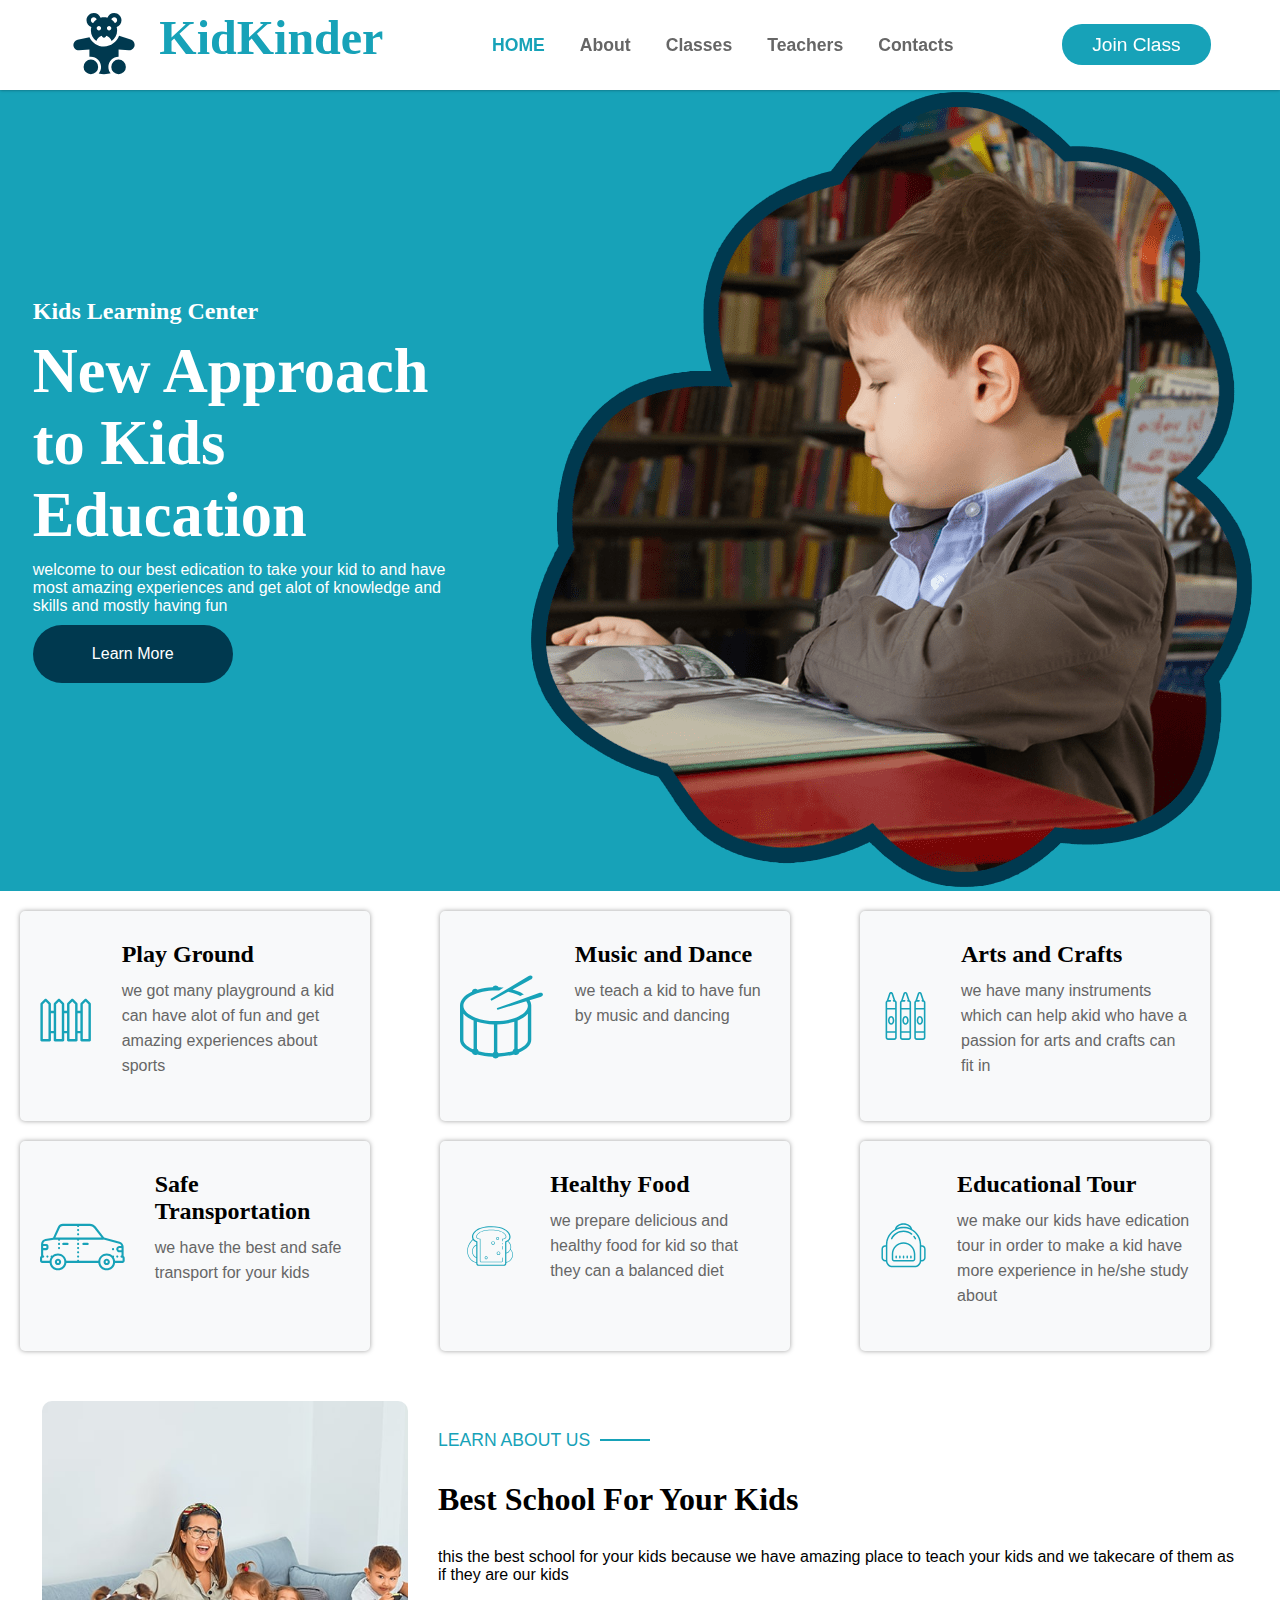
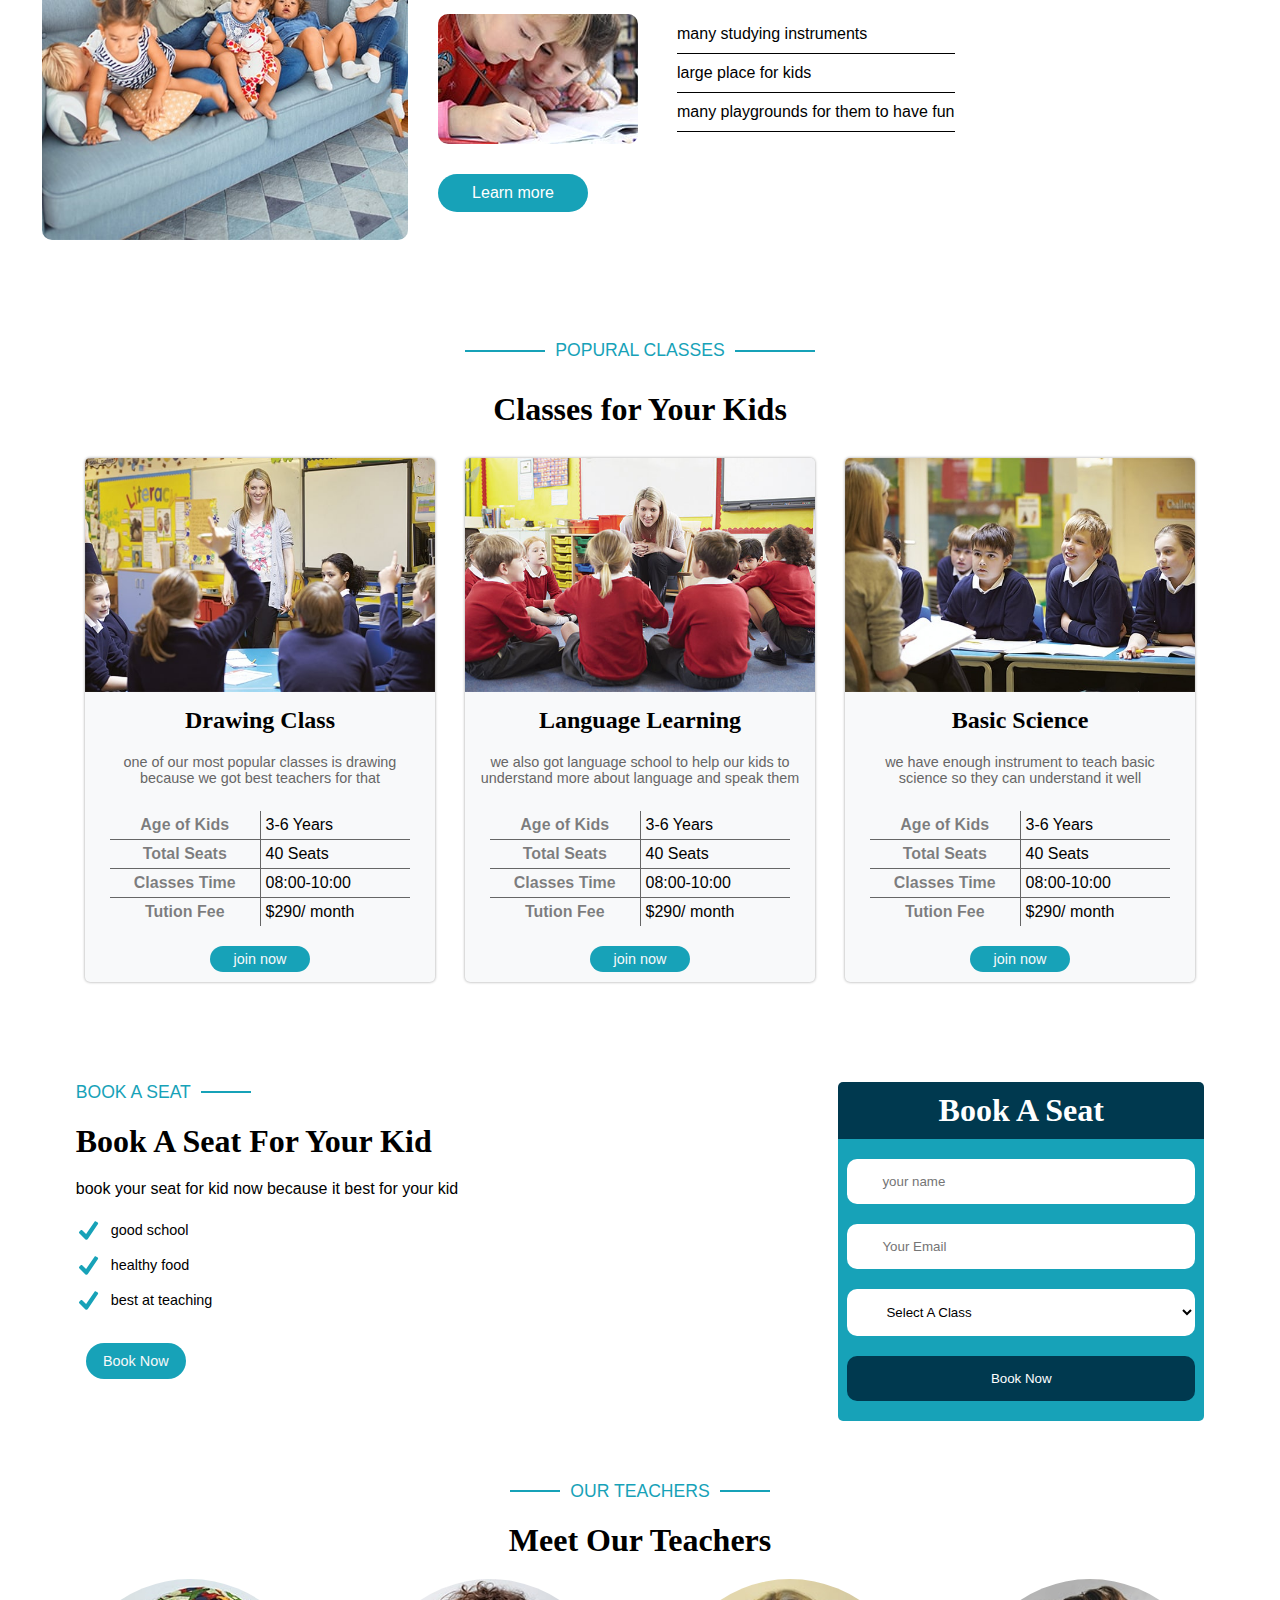
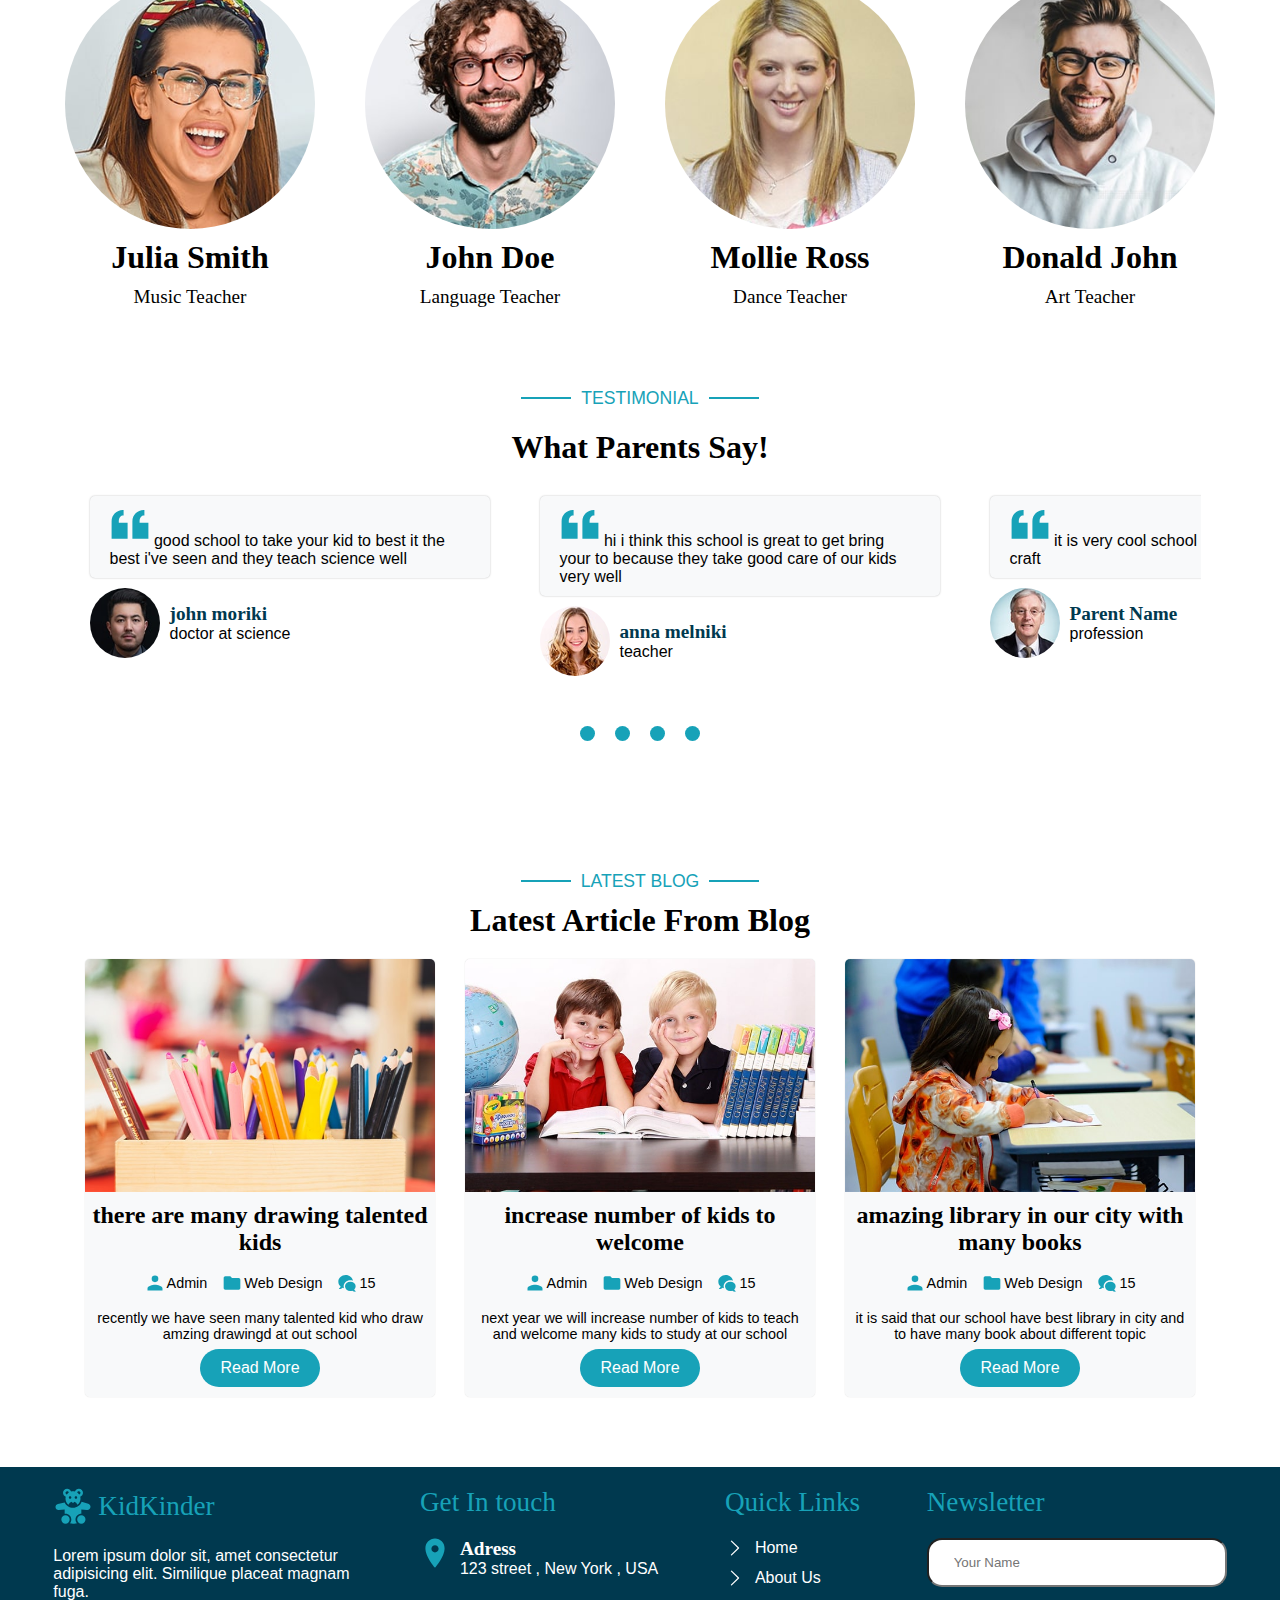
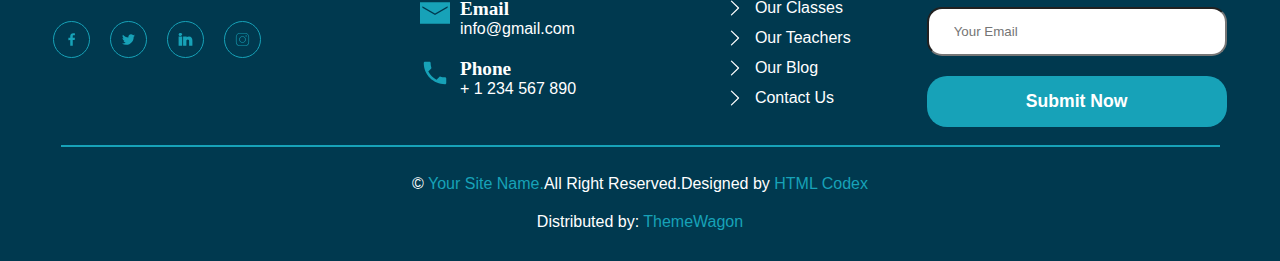
<file: index.html>
<!DOCTYPE html>
<html lang="en">
<head>
    <meta charset="UTF-8">
    <meta name="theme-color" content="#17a2b8">
    <meta http-equiv="X-UA-Compatible" content="IE=edge">
    <meta name="viewport" content="width=device-width, initial-scale=1.0">
    <title>KidKinder</title>
    <link rel="stylesheet" href="./kidkinder.css">
    <link rel="shortcut icon" href="./img/logo.png" type="image/x-icon">
    <script async src="https://pagead2.googlesyndication.com/pagead/js/adsbygoogle.js?client=ca-pub-2864387622629553"
     crossorigin="anonymous"></script>
</head>
<body>
    <div class="nav">
        <a href="">
            <div class="nav-logo">
                <svg xmlns="http://www.w3.org/2000/svg" viewBox="0 0 48 48">
                    <path d="M17 2C14.243 2 12 4.243 12 7C12 9.162 13.3875 10.989547 15.3125 11.685547C15.1145 12.425547 15 13.199 15 14C15 17.011 16.490578 19.673594 18.767578 21.308594C19.331578 19.563594 20.747484 18.213797 22.521484 17.716797C22.627484 18.441797 23.246 19 24 19C24.753 19 25.371516 18.44275 25.478516 17.71875C27.247516 18.21875 28.649891 19.576266 29.212891 21.322266C31.500891 19.689266 33 17.019 33 14C33 13.199 32.8855 12.425547 32.6875 11.685547C34.6125 10.989547 36 9.162 36 7C36 4.243 33.757 2 31 2C28.838 2 27.010453 3.3875 26.314453 5.3125C25.574453 5.1145 24.801 5 24 5C23.199 5 22.425547 5.1145 21.685547 5.3125C20.989547 3.3875 19.162 2 17 2 z M 17 5C17.95 5 18.744266 5.6676406 18.947266 6.5566406C18.008266 7.1966406 17.196641 8.0082656 16.556641 8.9472656C15.667641 8.7442656 15 7.95 15 7C15 5.897 15.897 5 17 5 z M 31 5C32.103 5 33 5.897 33 7C33 7.95 32.332359 8.7442656 31.443359 8.9472656C30.804359 8.0092656 29.992687 7.1975937 29.054688 6.5585938C29.256687 5.6685938 30.05 5 31 5 z M 20.5 11C21.328 11 22 11.672 22 12.5C22 13.328 21.328 14 20.5 14C19.672 14 19 13.328 19 12.5C19 11.672 19.672 11 20.5 11 z M 27.5 11C28.328 11 29 11.672 29 12.5C29 13.328 28.328 14 27.5 14C26.672 14 26 13.328 26 12.5C26 11.672 26.672 11 27.5 11 z M 34.337891 17.722656C32.807891 21.958656 28.758 25 24 25C19.58 25 15.770437 22.372516 14.023438 18.603516L5.9003906 20.369141C4.2073906 20.736141 3 22.23675 3 23.96875C3 26.13375 4.858625 27.830766 7.015625 27.634766L14 27L14 32.080078C14.328 32.033078 14.66 32 15 32C18.859 32 22 35.141 22 39C22 40.702 21.388047 42.263516 20.373047 43.478516C21.502047 43.770516 22.914 44 24 44C26.061 44 27.572406 43.73325 28.566406 43.40625C27.588406 42.20125 27 40.669 27 39C27 35.141 30.141 32 34 32L34 27L40.841797 27.621094C43.074797 27.824094 45 26.066219 45 23.824219C45 22.146219 43.902875 20.665734 42.296875 20.177734L34.337891 17.722656 z M 15 34 A 5 5 0 0 0 15 44 A 5 5 0 0 0 15 34 z M 34 34 A 5 5 0 0 0 34 44 A 5 5 0 0 0 34 34 z"  />
                </svg>
                <h1>KidKinder</h1>
            </div>
        </a>
        <div class="nav-links" id="nav">
            <a href="" class="on">HOME</a>
            <a href="about.html">About</a>
            <a href="classes.html">Classes</a>
            <a href="teachers.html">Teachers</a>
            <a href="contacts.html">Contacts</a>
        </div>
        <div class="nav-join">
            <a href=""> Join Class</a>
        </div>
        <div class="menu" id="menu">
          <!-- <div class="menu1"></div>
          <div class="menu2"></div>
          <div class="menu3"></div> -->
            <svg xmlns="http://www.w3.org/2000/svg" viewBox="0 0 50 50">
                <path d="M0 7.5L0 12.5L50 12.5L50 7.5 Z M 0 22.5L0 27.5L50 27.5L50 22.5 Z M 0 37.5L0 42.5L50 42.5L50 37.5Z"/>
            </svg>
        </div>
    </div>
    <div class="intro">
        <div class="intro-words">
            <h2>Kids Learning Center</h2>
            <h1>New Approach to Kids Education</h1>
            <p>welcome to our best edication to take your kid to and have most amazing experiences and get alot of knowledge and skills and mostly having fun </p>
            <a href="">Learn More</a>
        </div>
        <div class="intro-picture">
            <img src="./img/header.png" alt="">
        </div>
    </div>
    <div class="services">
       <div class="service-card">
            <svg xmlns="http://www.w3.org/2000/svg" viewBox="0 0 128 128">
                <path d="M4,127h20c1.7,0,3-1.3,3-3v-17h7v17c0,1.7,1.3,3,3,3h20c1.7,0,3-1.3,3-3v-17h7v17c0,1.7,1.3,3,3,3h20c1.7,0,3-1.3,3-3v-17 h7v17c0,1.7,1.3,3,3,3h20c1.7,0,3-1.3,3-3V34c0-0.8-0.3-1.6-0.9-2.1l-10-10c-1.2-1.2-3.1-1.2-4.2,0l-10,10 c-0.6,0.6-0.9,1.3-0.9,2.1v17h-7V34c0-0.8-0.3-1.6-0.9-2.1l-10-10c-1.2-1.2-3.1-1.2-4.2,0l-10,10C67.3,32.4,67,33.2,67,34v17h-7V34 c0-0.8-0.3-1.6-0.9-2.1l-10-10c-1.2-1.2-3.1-1.2-4.2,0l-10,10C34.3,32.4,34,33.2,34,34v17h-7V34c0-0.8-0.3-1.6-0.9-2.1l-10-10 c-1.2-1.2-3.1-1.2-4.2,0l-10,10C1.3,32.4,1,33.2,1,34v90C1,125.7,2.3,127,4,127z M106,35.2l7-7l7,7V121h-14V35.2z M93,57h7v44h-7 V57z M73,35.2l7-7l7,7V121H73V35.2z M60,57h7v44h-7V57z M40,35.2l7-7l7,7V121H40V35.2z M27,57h7v44h-7V57z M7,35.2l7-7l7,7V121H7 V35.2z"/>
            </svg>
            <div class="service-words">
                <h2>Play Ground</h2>
                <p>we got many playground a kid can have alot of fun and get amazing experiences about sports</p>
            </div>
       </div>
        <div class="service-card">
            <svg xmlns="http://www.w3.org/2000/svg" viewBox="0 0 50 50" width="500" height="500">
                <path d="M41.40625 1.09375C41.105469 1.117188 40.796875 1.222656 40.5 1.40625L18.1875 14.875C18.007813 14.984375 18 15.3125 18.15625 15.59375C18.316406 15.871094 18.59375 16.007813 18.78125 15.90625L28.375 10.71875C30.324219 11.117188 32.109375 11.675781 33.65625 12.34375C34.320313 12.628906 34.953125 12.953125 35.53125 13.28125L37.6875 12.25C36.847656 11.632813 35.457031 10.929688 34.46875 10.5C33.40625 10.039063 32.253906 9.652344 31.03125 9.3125L41.71875 3.53125C42.53125 3.089844 42.9375 2.234375 42.59375 1.625C42.371094 1.242188 41.910156 1.054688 41.40625 1.09375 Z M 21 7C20.234375 7 19.585938 7.433594 19.25 8.0625C16.007813 8.199219 12.976563 8.6875 10.3125 9.5C9.960938 9.191406 9.503906 9 9 9C7.980469 9 7.15625 9.765625 7.03125 10.75C6.828125 10.84375 6.605469 10.933594 6.40625 11.03125C2.6875 12.890625 0.109375 15.574219 0 18.78125C-0.00390625 18.832031 -0.00390625 18.886719 0 18.9375C0 18.957031 0 18.980469 0 19L0 39C0 40.542969 0.707031 41.976563 1.84375 43.1875C2.980469 44.398438 4.542969 45.429688 6.4375 46.28125C6.640625 46.371094 6.855469 46.445313 7.0625 46.53125C7.292969 47.378906 8.078125 48 9 48C9.429688 48 9.828125 47.855469 10.15625 47.625C12.859375 48.382813 15.941406 48.84375 19.25 48.96875C19.589844 49.585938 20.246094 50 21 50C21.753906 50 22.410156 49.585938 22.75 48.96875C26.058594 48.84375 29.140625 48.382813 31.84375 47.625C32.171875 47.855469 32.570313 48 33 48C33.921875 48 34.707031 47.378906 34.9375 46.53125C35.144531 46.445313 35.359375 46.371094 35.5625 46.28125C37.457031 45.429688 39.019531 44.398438 40.15625 43.1875C41.292969 41.976563 42 40.542969 42 39L42 19C42 18.96875 42 18.9375 42 18.90625C42 18.894531 42 18.886719 42 18.875C41.976563 17.753906 41.640625 16.679688 41.0625 15.6875L47.375 13.78125C48.40625 13.476563 49.070313 12.679688 48.84375 12C48.628906 11.328125 47.597656 11.074219 46.59375 11.4375L21.9375 20.3125C21.753906 20.371094 21.6875 20.632813 21.78125 20.90625C21.859375 21.175781 22.074219 21.371094 22.25 21.3125L39.0625 16.28125C39.644531 17.121094 39.96875 17.972656 40 18.84375C40 18.875 40 18.90625 40 18.9375C40 18.957031 40 18.980469 40 19C40 21.222656 38.125 23.46875 34.6875 25.1875C34.132813 25.464844 33.53125 25.726563 32.90625 25.96875C32.863281 25.976563 32.820313 25.988281 32.78125 26C32.648438 26.027344 32.519531 26.078125 32.40625 26.15625C29.289063 27.289063 25.425781 27.976563 21.21875 28C21.117188 27.972656 21.011719 27.960938 20.90625 27.96875C20.875 27.976563 20.84375 27.988281 20.8125 28C16.410156 27.980469 12.375 27.222656 9.1875 26C9.15625 25.988281 9.125 25.976563 9.09375 25.96875C8.46875 25.726563 7.867188 25.464844 7.3125 25.1875C3.875 23.46875 2 21.222656 2 19C2 18.96875 2 18.9375 2 18.90625C2.050781 16.714844 3.921875 14.507813 7.3125 12.8125C10.75 11.09375 15.613281 10 21 10C22.136719 10 22.609375 9.984375 23.0625 10.03125L25.75 8.25C25.007813 8.183594 23.847656 8.109375 22.75 8.0625C22.414063 7.433594 21.765625 7 21 7 Z M 2 23.71875C3.113281 24.964844 4.613281 26.074219 6.40625 26.96875C6.910156 27.21875 7.453125 27.464844 8 27.6875L8 44.28125C7.863281 44.359375 7.738281 44.453125 7.625 44.5625C7.515625 44.515625 7.390625 44.484375 7.28125 44.4375C5.558594 43.664063 4.199219 42.757813 3.3125 41.8125C2.425781 40.867188 2 39.941406 2 39 Z M 40 23.71875L40 39C40 39.941406 39.574219 40.867188 38.6875 41.8125C37.800781 42.757813 36.441406 43.664063 34.71875 44.4375C34.609375 44.484375 34.484375 44.515625 34.375 44.5625C34.261719 44.453125 34.136719 44.359375 34 44.28125L34 27.6875C34.546875 27.464844 35.089844 27.21875 35.59375 26.96875C37.386719 26.074219 38.886719 24.964844 40 23.71875 Z M 10 28.40625C12.941406 29.339844 16.347656 29.882813 20 29.96875L20 46.28125C19.714844 46.445313 19.488281 46.691406 19.3125 46.96875C16.261719 46.847656 13.429688 46.421875 10.96875 45.75C10.890625 45.117188 10.527344 44.585938 10 44.28125 Z M 32 28.40625L32 44.28125C31.472656 44.585938 31.109375 45.117188 31.03125 45.75C28.570313 46.421875 25.738281 46.847656 22.6875 46.96875C22.511719 46.691406 22.285156 46.445313 22 46.28125L22 29.96875C25.652344 29.882813 29.058594 29.339844 32 28.40625Z"/>
            </svg>
            <div class="service-words">
                <h2>Music and Dance</h2>
                <p>we teach a kid to have fun by music and dancing</p>
            </div>
        </div>
        <div class="service-card">
            <svg xmlns="http://www.w3.org/2000/svg" viewBox="0 0 64 64" width="512" height="512">
                <path d="M31.853516 1.8242188C30.692516 1.8242188 29.707703 2.536625 29.345703 3.640625L26.449219 12.466797C25.555219 13.023797 25 14.005031 25 15.082031L25 22L25 53L25 58.917969C25 60.617969 26.382031 62 28.082031 62L35.917969 62C37.617969 62 39 60.617969 39 58.917969L39 53L39 22L39 15.082031C39 13.852031 38.280359 12.77125 37.193359 12.28125L34.359375 3.640625C33.998375 2.537625 33.014516 1.8242188 31.853516 1.8242188 z M 49.853516 1.8242188C48.692516 1.8242188 47.707703 2.537625 47.345703 3.640625L44.449219 12.466797C43.555219 13.023797 43 14.005031 43 15.082031L43 22L43 53L43 58.917969C43 60.617969 44.382031 62 46.082031 62L53.917969 62C55.617969 62 57 60.617969 57 58.917969L57 15.082031C57 13.852031 56.281312 12.77125 55.195312 12.28125L52.359375 3.640625C51.997375 2.537625 51.014516 1.8242188 49.853516 1.8242188 z M 13.851562 1.9882812C12.705563 1.9882812 11.729234 2.6903438 11.365234 3.7773438L8.4609375 12.460938C7.5609375 13.016937 7 13.999031 7 15.082031L7 22L7 53L7 58.917969C7 60.617969 8.3830312 62 10.082031 62L17.917969 62C19.617969 62 21 60.617969 21 58.917969L21 15.082031C21 13.846031 20.275641 12.763391 19.181641 12.275391L16.339844 3.7773438C15.975844 2.6893438 14.998563 1.9882812 13.851562 1.9882812 z M 31.853516 3.8242188C31.992516 3.8242187 32.328984 3.868625 32.458984 4.265625L34.996094 12C34.444942 12.002157 34 12.449333 34 13C34 13.552 34.447 14 35 14L36 14C36.003473 14 36.006301 13.998082 36.009766 13.998047L36.167969 14.035156C36.657969 14.151156 37 14.581031 37 15.082031L37 22L27 22L27 15.082031C27 14.645031 27.260063 14.253984 27.664062 14.083984L27.90625 13.980469C27.938796 13.98366 27.966606 14 28 14L31 14C31.553 14 32 13.552 32 13C32 12.448 31.553 12 31 12L28.707031 12L31.246094 4.2636719C31.376094 3.8666719 31.714516 3.8242188 31.853516 3.8242188 z M 49.853516 3.8242188C49.991516 3.8242187 50.328984 3.867625 50.458984 4.265625L52.996094 12C52.444942 12.002157 52 12.449333 52 13C52 13.552 52.447 14 53 14L54 14C54.003473 14 54.006301 13.998082 54.009766 13.998047L54.167969 14.035156C54.657969 14.151156 55 14.581031 55 15.082031L55 22L45 22L45 15.082031C45 14.645031 45.261063 14.254937 45.664062 14.085938L45.910156 13.982422C45.941308 13.985342 45.968076 14 46 14L49 14C49.553 14 50 13.552 50 13C50 12.448 49.553 12 49 12L46.708984 12L49.246094 4.2636719C49.375094 3.8666719 49.714516 3.8242188 49.853516 3.8242188 z M 13.853516 3.9882812C13.987516 3.9882813 14.314359 4.0300625 14.443359 4.4140625L16.982422 12.003906C16.438123 12.013919 16 12.454267 16 13C16 13.552 16.447 14 17 14L18 14C18.004141 14 18.00759 13.998097 18.011719 13.998047L18.164062 14.033203C18.656062 14.147203 19 14.579031 19 15.082031L19 22L9 22L9 15.082031C9 14.644031 9.2610156 14.252984 9.6660156 14.083984L9.9101562 13.982422C9.9413084 13.985342 9.9680758 14 10 14L13 14C13.553 14 14 13.552 14 13C14 12.448 13.553 12 13 12L10.724609 12L13.263672 4.4121094C13.392672 4.0291094 13.719516 3.9882812 13.853516 3.9882812 z M 9 24L19 24L19 51L9 51L9 24 z M 27 24L37 24L37 51L27 51L27 24 z M 45 24L55 24L55 51L45 51L45 24 z M 14 32C11.757 32 10 34.416 10 37.5C10 40.584 11.757 43 14 43C16.243 43 18 40.584 18 37.5C18 34.416 16.243 32 14 32 z M 32 32C29.757 32 28 34.416 28 37.5C28 40.584 29.757 43 32 43C34.243 43 36 40.584 36 37.5C36 34.416 34.243 32 32 32 z M 50 32C47.757 32 46 34.416 46 37.5C46 40.584 47.757 43 50 43C52.243 43 54 40.584 54 37.5C54 34.416 52.243 32 50 32 z M 14 34C14.946 34 16 35.438 16 37.5C16 39.562 14.946 41 14 41C13.054 41 12 39.562 12 37.5C12 35.438 13.054 34 14 34 z M 32 34C32.946 34 34 35.438 34 37.5C34 39.562 32.946 41 32 41C31.054 41 30 39.562 30 37.5C30 35.438 31.054 34 32 34 z M 50 34C50.946 34 52 35.438 52 37.5C52 39.562 50.946 41 50 41C49.054 41 48 39.562 48 37.5C48 35.438 49.054 34 50 34 z M 9 53L19 53L19 58.917969C19 59.515969 18.513969 60 17.917969 60L10.082031 60C9.4850312 60 9 59.515969 9 58.917969L9 53 z M 27 53L37 53L37 58.917969C37 59.515969 36.514969 60 35.917969 60L28.082031 60C27.485031 60 27 59.515969 27 58.917969L27 53 z M 45 53L55 53L55 58.917969C55 59.515969 54.514969 60 53.917969 60L46.082031 60C45.485031 60 45 59.515969 45 58.917969L45 53 z"/>
            </svg>
            <div class="service-words">
                <h2>Arts and Crafts</h2>
                <p>we have many instruments which can help akid who have a passion for arts and crafts can fit in</p>
            </div>
        </div>
        <div class="service-card">
            <svg xmlns="http://www.w3.org/2000/svg" viewBox="0 0 80 80" width="480" height="480">
                <path d="M21.5625 19C19.613281 19 17.835938 20.136719 17.019531 21.90625L12.3125 32.109375L5.105469 33.421875C2.734375 33.851563 1 35.929688 1 38.339844L1 49.417969C0.4375 49.773438 0 50.292969 0 51L0 54C0 55.09375 0.90625 56 2 56L9.070313 56C9.5625 59.9375 12.933594 63 17 63C21.066406 63 24.4375 59.9375 24.933594 56L55.066406 56C55.5625 59.9375 58.933594 63 63 63C67.066406 63 70.4375 59.9375 70.933594 56L78 56C79.09375 56 80 55.09375 80 54L80 51C80 50.292969 79.5625 49.773438 79 49.417969L79 40.785156C79 38.539063 77.488281 36.558594 75.320313 35.964844L60.5625 31.921875L52.589844 21.695313C51.265625 19.996094 49.226563 19 47.070313 19 Z M 21.5625 21L35 21C35 21.550781 35.449219 22 36 22C36.550781 22 37 21.550781 37 21L47.070313 21C48.613281 21 50.066406 21.710938 51.015625 22.925781L58.089844 32L14.5625 32L18.835938 22.742188C19.328125 21.675781 20.386719 21 21.5625 21 Z M 36 24C35.449219 24 35 24.449219 35 25C35 25.550781 35.449219 26 36 26C36.550781 26 37 25.550781 37 25C37 24.449219 36.550781 24 36 24 Z M 36 28C35.449219 28 35 28.449219 35 29C35 29.550781 35.449219 30 36 30C36.550781 30 37 29.550781 37 29C37 28.449219 36.550781 28 36 28 Z M 60 33.84375L74.792969 37.894531C75.839844 38.179688 76.613281 38.992188 76.886719 40L75 40C73.355469 40 72 41.355469 72 43C72 43.265625 72.105469 43.519531 72.296875 43.707031C72.648438 44.972656 73.628906 46 75 46L77 46L77 49C76.449219 49 76 49.449219 76 50C76 50.550781 76.449219 51 77 51L78 51L78 54L70.933594 54C70.78125 52.792969 70.355469 51.667969 69.722656 50.6875C69.902344 50.503906 70 50.257813 70 50C70 49.449219 69.550781 49 69 49C68.804688 49 68.613281 49.058594 68.453125 49.164063C67.019531 47.828125 65.105469 47 63 47C58.933594 47 55.5625 50.0625 55.066406 54L37 54C37 53.449219 36.550781 53 36 53C35.449219 53 35 53.449219 35 54L24.933594 54C24.4375 50.0625 21.066406 47 17 47C14.894531 47 12.980469 47.828125 11.546875 49.164063C11.386719 49.058594 11.195313 49 11 49C10.449219 49 10 49.449219 10 50C10 50.257813 10.097656 50.503906 10.277344 50.6875C9.644531 51.667969 9.21875 52.792969 9.070313 54L2 54L2 51L3 51C3.550781 51 4 50.550781 4 50C4 49.449219 3.550781 49 3 49L3 44L6 44C7.09375 44 8 43.09375 8 42L8 40C8 38.90625 7.09375 38 6 38L3.03125 38C3.175781 36.695313 4.144531 35.625 5.460938 35.386719L13.089844 34L17 34C17 34.550781 17.449219 35 18 35C18.550781 35 19 34.550781 19 34L35 34C35 34.550781 35.449219 35 36 35C36.550781 35 37 34.550781 37 34L60 34 Z M 18 37C17.449219 37 17 37.449219 17 38C17 38.550781 17.449219 39 18 39C18.550781 39 19 38.550781 19 38C19 37.449219 18.550781 37 18 37 Z M 22 37C21.640625 36.996094 21.304688 37.183594 21.121094 37.496094C20.941406 37.808594 20.941406 38.191406 21.121094 38.503906C21.304688 38.816406 21.640625 39.003906 22 39L26 39C26.359375 39.003906 26.695313 38.816406 26.878906 38.503906C27.058594 38.191406 27.058594 37.808594 26.878906 37.496094C26.695313 37.183594 26.359375 36.996094 26 37 Z M 36 37C35.449219 37 35 37.449219 35 38C35 38.550781 35.449219 39 36 39C36.550781 39 37 38.550781 37 38C37 37.449219 36.550781 37 36 37 Z M 41 37C40.640625 36.996094 40.304688 37.183594 40.121094 37.496094C39.941406 37.808594 39.941406 38.191406 40.121094 38.503906C40.304688 38.816406 40.640625 39.003906 41 39L45 39C45.359375 39.003906 45.695313 38.816406 45.878906 38.503906C46.058594 38.191406 46.058594 37.808594 45.878906 37.496094C45.695313 37.183594 45.359375 36.996094 45 37 Z M 3 40L6 40L6 42L3 42 Z M 18 41C17.449219 41 17 41.449219 17 42C17 42.550781 17.449219 43 18 43C18.550781 43 19 42.550781 19 42C19 41.449219 18.550781 41 18 41 Z M 36 41C35.449219 41 35 41.449219 35 42C35 42.550781 35.449219 43 36 43C36.550781 43 37 42.550781 37 42C37 41.449219 36.550781 41 36 41 Z M 69 42C68.449219 42 68 42.449219 68 43C68 43.550781 68.449219 44 69 44C69.550781 44 70 43.550781 70 43C70 42.449219 69.550781 42 69 42 Z M 75 42L77 42L77 44L75 44C74.433594 44 74 43.566406 74 43C74 42.433594 74.433594 42 75 42 Z M 36 45C35.449219 45 35 45.449219 35 46C35 46.550781 35.449219 47 36 47C36.550781 47 37 46.550781 37 46C37 45.449219 36.550781 45 36 45 Z M 7 49C6.449219 49 6 49.449219 6 50C6 50.550781 6.449219 51 7 51C7.550781 51 8 50.550781 8 50C8 49.449219 7.550781 49 7 49 Z M 17 49C20.324219 49 23 51.675781 23 55C23 58.324219 20.324219 61 17 61C13.675781 61 11 58.324219 11 55C11 51.675781 13.675781 49 17 49 Z M 36 49C35.449219 49 35 49.449219 35 50C35 50.550781 35.449219 51 36 51C36.550781 51 37 50.550781 37 50C37 49.449219 36.550781 49 36 49 Z M 63 49C66.324219 49 69 51.675781 69 55C69 58.324219 66.324219 61 63 61C59.675781 61 57 58.324219 57 55C57 51.675781 59.675781 49 63 49 Z M 73 49C72.449219 49 72 49.449219 72 50C72 50.550781 72.449219 51 73 51C73.550781 51 74 50.550781 74 50C74 49.449219 73.550781 49 73 49 Z M 17 52C15.355469 52 14 53.355469 14 55C14 56.644531 15.355469 58 17 58C18.644531 58 20 56.644531 20 55C20 53.355469 18.644531 52 17 52 Z M 63 52C61.355469 52 60 53.355469 60 55C60 56.644531 61.355469 58 63 58C64.644531 58 66 56.644531 66 55C66 53.355469 64.644531 52 63 52 Z M 17 54C17.5625 54 18 54.4375 18 55C18 55.5625 17.5625 56 17 56C16.4375 56 16 55.5625 16 55C16 54.4375 16.4375 54 17 54 Z M 63 54C63.5625 54 64 54.4375 64 55C64 55.5625 63.5625 56 63 56C62.4375 56 62 55.5625 62 55C62 54.4375 62.4375 54 63 54Z"/>
            </svg>
            <div class="service-words">
                <h2>Safe Transportation</h2>
                <p>we have the best and safe transport for your kids</p>
            </div>
        </div> 
        <div class="service-card">
            <svg xmlns="http://www.w3.org/2000/svg" viewBox="0 0 100 100" width="400" height="400">
                <path d="M52.050781 17.003906C26.756205 16.963435 20.010004 28.328666 20 34.998047C19.997798 36.456133 20.366221 37.789971 21.003906 38.958984C16.487723 43.415409 11.986328 50.010404 11.986328 58.691406C11.986328 68.065351 18.35105 75.942602 27 78.257812L27 79C27 81.197334 28.802666 83 31 83L73 83C75.199137 83.0013 77 81.195653 77 78.998047L77 77.783203C83.238087 76.601504 87.96668 71.139114 87.976562 64.560547C87.982604 60.999375 86.598572 57.761922 84.345703 55.347656C84.763743 54.160885 84.995749 52.885945 84.998047 51.556641C85.004583 47.626102 83.029369 44.154515 80.019531 42.076172C82.381671 40.437531 83.99542 38.05567 84 35.001953C84.01 28.338018 77.342713 17.044373 52.050781 17.003906 z M 52.048828 19.003906C76.756944 19.043439 82.008004 29.661982 82 34.998047C81.9947 38.500072 79.440347 40.889434 75.705078 42.044922 A 1.0001 1.0001 0 0 0 75 43L75 78.998047C75 80.116441 74.116863 81.000674 73 81L31 81C29.883334 81 29 80.116666 29 79L29 43 A 1.0001 1.0001 0 0 0 28.298828 42.044922C26.430846 41.460418 24.832882 40.533646 23.730469 39.349609C22.628056 38.165573 21.997377 36.750944 22 35.001953C22.008 29.671334 27.343405 18.964378 52.048828 19.003906 z M 52 23C41.810421 22.989431 35.586693 25.000256 31.882812 27.451172C28.178932 29.902087 27.002893 32.765587 27 34.5C26.9983 35.625125 27.441147 36.524811 28.082031 37.166016C28.722916 37.807221 29.542027 38.208804 30.339844 38.474609C31.682945 38.922086 32.615458 38.906148 33 38.916016L33 75.5C33 76.322531 33.677469 77 34.5 77L69.5 77C70.322531 77 71 76.322531 71 75.5L71 69.5 A 0.50005 0.50005 0 1 0 70 69.5L70 75.5C70 75.781469 69.781469 76 69.5 76L34.5 76C34.218531 76 34 75.781469 34 75.5L34 38.5 A 0.50005 0.50005 0 0 0 33.5 38C33.5 38 32.062117 37.9938 30.65625 37.525391C29.953316 37.291196 29.272616 36.942779 28.789062 36.458984C28.305509 35.975189 27.998688 35.374875 28 34.5C28.0021 33.236413 28.952427 30.589991 32.435547 28.285156C35.918666 25.980322 41.942579 23.989569 52 24C62.057421 23.989569 68.081334 25.980322 71.564453 28.285156C75.047573 30.589991 75.997893 33.236413 76 34.5C76.0013 35.374875 75.694491 35.975189 75.210938 36.458984C74.727384 36.942779 74.046684 37.291196 73.34375 37.525391C71.937883 37.993779 70.5 38 70.5 38 A 0.50005 0.50005 0 0 0 70 38.5L70 41.5 A 0.50005 0.50005 0 1 0 71 41.5L71 38.916016C71.384542 38.906116 72.317055 38.922116 73.660156 38.474609C74.457973 38.208804 75.277084 37.807221 75.917969 37.166016C76.558853 36.524811 77.001688 35.625125 77 34.5C76.997107 32.765587 75.821067 29.902087 72.117188 27.451172C68.413307 25.000256 62.189579 22.989431 52 23 z M 62.523438 35.019531L62.523438 36.019531C63.356848 36.020286 64.021042 36.686958 64.019531 37.521484C64.018031 38.356687 63.352407 39.021042 62.517578 39.019531C61.682375 39.018031 61.01802 38.352407 61.019531 37.517578C61.021031 36.682375 61.686656 36.01802 62.521484 36.019531L62.523438 35.019531 z M 62.523438 35.019531C61.148266 35.017031 60.02202 36.140828 60.019531 37.515625C60.017031 38.890796 61.140828 40.017043 62.515625 40.019531C63.890796 40.022031 65.017043 38.898235 65.019531 37.523438C65.022031 36.147964 63.898024 35.020776 62.523438 35.019531 z M 21.566406 39.845703C21.783526 40.147612 22.013601 40.440109 22.267578 40.712891C23.50309 42.039881 25.169633 42.975769 27 43.648438L27 48.068359C22.870404 49.958958 19.994156 54.117303 19.986328 58.953125C19.978536 63.802293 22.856896 67.978811 27 69.875L27 77.179688C18.919704 74.889584 12.986328 67.513945 12.986328 58.691406C12.986328 50.449372 17.219943 44.178064 21.566406 39.845703 z M 55.013672 42.007812C53.362669 42.005412 52.010205 43.352721 52.007812 45.003906C52.005412 46.654909 53.352721 48.005423 55.003906 48.007812C56.654105 48.010213 58.005423 46.665099 58.007812 45.013672C58.010213 43.362669 56.664857 42.010205 55.013672 42.007812 z M 79.070312 42.666016C82.026443 44.526692 84.004301 47.799572 83.998047 51.554688C83.990152 56.120769 81.067459 59.979832 77 61.419922L77 43.644531C77.728689 43.376277 78.414158 43.038124 79.070312 42.666016 z M 55.011719 43.007812C56.122533 43.009414 57.009423 43.900721 57.007812 45.011719C57.006212 46.122292 56.113708 47.009422 55.003906 47.007812C53.893092 47.006212 53.006204 46.114904 53.007812 45.003906C53.009414 43.893092 53.900721 43.006206 55.011719 43.007812 z M 70.492188 44.992188 A 0.50005 0.50005 0 0 0 70 45.5L70 46.5 A 0.50005 0.50005 0 1 0 71 46.5L71 45.5 A 0.50005 0.50005 0 0 0 70.492188 44.992188 z M 27 49.285156L27 68.65625C23.45042 66.834511 20.979436 63.223306 20.986328 58.955078C20.993218 54.698908 23.462304 51.101428 27 49.285156 z M 70.492188 49.992188 A 0.50005 0.50005 0 0 0 70 50.5L70 55.5 A 0.50005 0.50005 0 1 0 71 55.5L71 50.5 A 0.50005 0.50005 0 0 0 70.492188 49.992188 z M 83.925781 56.380859C85.825616 58.575304 86.981901 61.425124 86.976562 64.558594C86.967517 70.594176 82.685293 75.605999 77 76.771484L77 62.478516C80.069997 61.496863 82.57968 59.265678 83.925781 56.380859 z M 63.986328 59.021484C62.335084 59.019084 60.982861 60.367197 60.980469 62.017578C60.978069 63.668581 62.325378 65.019093 63.976562 65.021484C65.627567 65.023884 66.978077 63.678529 66.980469 62.027344C66.982869 60.377145 65.637755 59.023876 63.986328 59.021484 z M 63.984375 60.021484C65.094948 60.023084 65.982077 60.915589 65.980469 62.025391C65.978869 63.136205 65.089513 64.023093 63.978516 64.021484C62.867701 64.019884 61.97886 63.130529 61.980469 62.019531C61.982069 60.909912 62.873619 60.019876 63.984375 60.021484 z M 43.472656 66.990234C42.097485 66.987734 40.971238 68.111531 40.96875 69.486328C40.96625 70.861499 42.090047 71.987746 43.464844 71.990234C44.840015 71.992734 45.966262 70.868938 45.96875 69.494141C45.97125 68.118969 44.848 66.991479 43.472656 66.990234 z M 43.470703 67.990234C44.305359 67.99099 44.970261 68.657359 44.96875 69.492188C44.96725 70.327388 44.301626 70.991745 43.466797 70.990234C42.631594 70.988734 41.967239 70.32311 41.96875 69.488281C41.97025 68.653078 42.635874 67.988723 43.470703 67.990234 z"/>
            </svg>
            <div class="service-words">
                <h2>Healthy Food</h2>
                <p>we prepare delicious and healthy food for kid so that they can a balanced diet </p>
            </div>
        </div> 
        <div class="service-card">
            <svg xmlns="http://www.w3.org/2000/svg" viewBox="0 0 64 64" width="512" height="512">
                <path d="M32 1C26.072268 1 20.993026 4.4102532 20.144531 9.140625C12.896154 13.273218 8 21.068341 8 30L8 31L7 31C4.2504839 31 2 33.250484 2 36L2 48C2 50.749516 4.2504839 53 7 53L8.0585938 53C8.5589466 57.490008 12.379829 61 17 61L47 61C51.620171 61 55.441053 57.490008 55.941406 53L57 53C59.749516 53 62 50.749516 62 48L62 36C62 33.250484 59.749516 31 57 31L56 31L56 30C56 21.068341 51.103846 13.273218 43.855469 9.140625C43.006974 4.4102532 37.927732 1 32 1 z M 32 3C36.356605 3 39.948377 5.1156097 41.353516 7.8945312C38.47843 6.6748644 35.317041 6 32 6C28.682959 6 25.52157 6.6748644 22.646484 7.8945312C24.051623 5.1156097 27.643395 3 32 3 z M 32 8C44.162603 8 54 17.837397 54 30L54 31.832031 A 1.0001 1.0001 0 0 0 54 32.158203L54 51.832031 A 1.0001 1.0001 0 0 0 53.994141 52.125C53.927102 55.943673 50.835227 59 47 59L17 59C13.162138 59 10.068777 55.939533 10.005859 52.117188 A 1.0001 1.0001 0 0 0 10 51.841797L10 32.167969 A 1.0001 1.0001 0 0 0 10 31.841797L10 30C10 17.837397 19.837397 8 32 8 z M 32 11C24.552083 11 18.108563 15.304102 14.998047 21.554688 A 1.0001182 1.0001182 0 1 0 16.789062 22.445312C19.572547 16.851899 25.321917 13 32 13C35.92253 13 39.513474 14.335923 42.386719 16.568359 A 1.0001376 1.0001376 0 1 0 43.613281 14.988281C40.406526 12.496717 36.37747 11 32 11 z M 46.240234 17.988281 A 1.0001 1.0001 0 0 0 45.429688 19.611328C46.112575 20.495009 46.711416 21.441558 47.210938 22.445312 A 1.0001182 1.0001182 0 1 0 49.001953 21.554688C48.441474 20.428441 47.770831 19.370991 47.011719 18.388672 A 1.0001 1.0001 0 0 0 46.240234 17.988281 z M 32 27C23.17552 27 16 34.17552 16 43L16 50C16 51.64497 17.35503 53 19 53L45 53C46.64497 53 48 51.64497 48 50L48 43C48 34.17552 40.82448 27 32 27 z M 32 29C39.74352 29 46 35.25648 46 43L46 50C46 50.56503 45.56503 51 45 51L19 51C18.43497 51 18 50.56503 18 50L18 43C18 35.25648 24.25648 29 32 29 z M 7 33L8 33L8 51L7 51C5.3315161 51 4 49.668484 4 48L4 36C4 34.331516 5.3315161 33 7 33 z M 56 33L57 33C58.668484 33 60 34.331516 60 36L60 48C60 49.668484 58.668484 51 57 51L56 51L56 33 z M 21.984375 44.986328 A 1.0001 1.0001 0 0 0 21 46L21 48 A 1.0001 1.0001 0 1 0 23 48L23 46 A 1.0001 1.0001 0 0 0 21.984375 44.986328 z M 26.984375 44.986328 A 1.0001 1.0001 0 0 0 26 46L26 48 A 1.0001 1.0001 0 1 0 28 48L28 46 A 1.0001 1.0001 0 0 0 26.984375 44.986328 z M 31.984375 44.986328 A 1.0001 1.0001 0 0 0 31 46L31 48 A 1.0001 1.0001 0 1 0 33 48L33 46 A 1.0001 1.0001 0 0 0 31.984375 44.986328 z M 36.984375 44.986328 A 1.0001 1.0001 0 0 0 36 46L36 48 A 1.0001 1.0001 0 1 0 38 48L38 46 A 1.0001 1.0001 0 0 0 36.984375 44.986328 z M 41.984375 44.986328 A 1.0001 1.0001 0 0 0 41 46L41 48 A 1.0001 1.0001 0 1 0 43 48L43 46 A 1.0001 1.0001 0 0 0 41.984375 44.986328 z"/>
            </svg>
            <div class="service-words">
                <h2>Educational Tour</h2>
                <p>we make our kids have edication tour in order to make a kid have more experience in he/she study about </p>
            </div>
        </div>   
    </div>
    <div class="about">
        <div class="about-one">
            <img src="./img/about-1.jpg" alt="" class="about-img">
            <div class="about-us">
                <h2>LEARN ABOUT US <hr></h2>
                <h1>Best School For Your Kids</h1>
                <p>this the best school for your kids because we have amazing place to teach your kids and we takecare of them as if they are our kids</p>
                <div class="our-service">
                    <img src="./img/about-2.jpg" alt="">
                    <div class="our-service-one">
                        <p>many studying instruments</p>
                        <p>large place for kids</p>
                        <p>many playgrounds for them to have fun</p>
                    </div>
                </div>
                <a href="">Learn more</a>
            </div>
        </div>
    </div>
    <div class="classes">
        <h2><hr>POPURAL CLASSES <hr></h2>
        <h1>Classes for Your Kids</h1>
        <div class="classes-cards">
            <div class="classes-card">
                <img src="./img/class-1.jpg" alt="">
                <div class="classes-card-one">
                    <h1>Drawing  Class</h1>
                    <p>one of our most popular classes is drawing because we got best teachers for that</p>
                </div>
                <div class="classes-card-two">
                    <table>
                        <tr>
                            <th>Age of Kids</th>
                            <td>3-6 Years</td>
                        </tr>
                        <tr>
                            <th>Total Seats</th>
                            <td>40 Seats</td>
                        </tr>
                        <tr>
                            <th>Classes Time</th>
                            <td>08:00-10:00</td>
                        </tr>
                        <tr>
                            <th class="no-bottom-border">Tution Fee</th>
                            <td class="no-bottom-border">$290/ month</td>
                        </tr>
                    </table>
                </div>
                <a href="">join now</a>
            </div>
            <div class="classes-card">
                <img src="./img/class-2.jpg" alt="">
                <div class="classes-card-one">
                    <h1>Language Learning</h1>
                    <p>we also got language school to help our kids to understand more about language and speak them</p>
                </div>
                <div class="classes-card-two">
                    <table>
                        <tr>
                            <th>Age of Kids</th>
                            <td>3-6 Years</td>
                        </tr>
                        <tr>
                            <th>Total Seats</th>
                            <td>40 Seats</td>
                        </tr>
                        <tr>
                            <th>Classes Time</th>
                            <td>08:00-10:00</td>
                        </tr>
                        <tr>
                            <th class="no-bottom-border">Tution Fee</th>
                            <td class="no-bottom-border">$290/ month</td>
                        </tr>
                    </table>
                </div>
                <a href="">join now</a>
            </div>
            <div class="classes-card">
                <img src="./img/class-3.jpg" alt="">
                <div class="classes-card-one">
                    <h1>Basic Science</h1>
                    <p>we have enough instrument to teach basic science so they can understand it well</p>
                </div>
                <div class="classes-card-two">
                    <table>
                        <tr>
                            <th>Age of Kids</th>
                            <td>3-6 Years</td>
                        </tr>
                        <tr>
                            <th>Total Seats</th>
                            <td>40 Seats</td>
                        </tr>
                        <tr>
                            <th>Classes Time</th>
                            <td>08:00-10:00</td>
                        </tr>
                        <tr>
                            <th class="no-bottom-border">Tution Fee</th>
                            <td class="no-bottom-border">$290/ month</td>
                        </tr>
                    </table>
                </div>
                <a href="">join now</a>
            </div>
        </div>
    </div>
    <div class="booking">
        <div class="booking-one">
            <h2>BOOK A SEAT <hr></h2>
            <h1>Book A Seat For Your Kid</h1>
            <p>book your seat for kid now because it best for your kid</p>
            <div class="booking-check">
                <div class="booking-check-one">
                    <svg xmlns="http://www.w3.org/2000/svg" viewBox="0 0 26 26">
                        <path d="M22.566406 4.730469L20.773438 3.511719C20.277344 3.175781 19.597656 3.304688 19.265625 3.796875L10.476563 16.757813L6.4375 12.71875C6.015625 12.296875 5.328125 12.296875 4.90625 12.71875L3.371094 14.253906C2.949219 14.675781 2.949219 15.363281 3.371094 15.789063L9.582031 22C9.929688 22.347656 10.476563 22.613281 10.96875 22.613281C11.460938 22.613281 11.957031 22.304688 12.277344 21.839844L22.855469 6.234375C23.191406 5.742188 23.0625 5.066406 22.566406 4.730469Z"/>
                    </svg>
                    <p>good school</p>  
                </div>
                <div class="booking-check-one">
                    <svg xmlns="http://www.w3.org/2000/svg" viewBox="0 0 26 26">
                        <path d="M22.566406 4.730469L20.773438 3.511719C20.277344 3.175781 19.597656 3.304688 19.265625 3.796875L10.476563 16.757813L6.4375 12.71875C6.015625 12.296875 5.328125 12.296875 4.90625 12.71875L3.371094 14.253906C2.949219 14.675781 2.949219 15.363281 3.371094 15.789063L9.582031 22C9.929688 22.347656 10.476563 22.613281 10.96875 22.613281C11.460938 22.613281 11.957031 22.304688 12.277344 21.839844L22.855469 6.234375C23.191406 5.742188 23.0625 5.066406 22.566406 4.730469Z"/>
                    </svg>
                    <p>healthy food</p>  
                </div>
                <div class="booking-check-one">
                    <svg xmlns="http://www.w3.org/2000/svg" viewBox="0 0 26 26">
                        <path d="M22.566406 4.730469L20.773438 3.511719C20.277344 3.175781 19.597656 3.304688 19.265625 3.796875L10.476563 16.757813L6.4375 12.71875C6.015625 12.296875 5.328125 12.296875 4.90625 12.71875L3.371094 14.253906C2.949219 14.675781 2.949219 15.363281 3.371094 15.789063L9.582031 22C9.929688 22.347656 10.476563 22.613281 10.96875 22.613281C11.460938 22.613281 11.957031 22.304688 12.277344 21.839844L22.855469 6.234375C23.191406 5.742188 23.0625 5.066406 22.566406 4.730469Z"/>
                    </svg>
                    <p>best at teaching</p>  
                </div>
            </div>
            <a href="">Book Now</a>
        </div>
        <div class="booking-two">
           <div class="booking-form">
            <h1>Book A Seat</h1>
           </div>
            <form action="">
                <input type="text" placeholder="your name" required>
                <input type="email" placeholder="Your Email" required>
                <select name="" id="" required>
                    <option value="" >Select A Class</option>
                    <option value="">Class 1</option>
                    <option value="">Class 2</option>
                    <option value="">Class 3</option>
                </select>
                <button>Book Now</button>
            </form>
        </div>
    </div>
    <div class="teachers">
        <h2><hr> OUR TEACHERS <hr></h2>
        <h1>Meet Our Teachers</h1>
        <div class="teachers-cards">
            <div class="teachers-card">
                <div class="teachers-card-one">
                    <img src="./img/team-1.jpg" alt="">
                    <div class="teachers-links">
                        <a href="">
                            <svg xmlns="http://www.w3.org/2000/svg" viewBox="0 0 30 30">
                                <path d="M28,6.937c-0.957,0.425-1.985,0.711-3.064,0.84c1.102-0.66,1.947-1.705,2.345-2.951c-1.03,0.611-2.172,1.055-3.388,1.295 c-0.973-1.037-2.359-1.685-3.893-1.685c-2.946,0-5.334,2.389-5.334,5.334c0,0.418,0.048,0.826,0.138,1.215 c-4.433-0.222-8.363-2.346-10.995-5.574C3.351,6.199,3.088,7.115,3.088,8.094c0,1.85,0.941,3.483,2.372,4.439 c-0.874-0.028-1.697-0.268-2.416-0.667c0,0.023,0,0.044,0,0.067c0,2.585,1.838,4.741,4.279,5.23 c-0.447,0.122-0.919,0.187-1.406,0.187c-0.343,0-0.678-0.034-1.003-0.095c0.679,2.119,2.649,3.662,4.983,3.705 c-1.825,1.431-4.125,2.284-6.625,2.284c-0.43,0-0.855-0.025-1.273-0.075c2.361,1.513,5.164,2.396,8.177,2.396 c9.812,0,15.176-8.128,15.176-15.177c0-0.231-0.005-0.461-0.015-0.69C26.38,8.945,27.285,8.006,28,6.937z"/>
                            </svg>
                        </a>
                        <a href="">
                            <svg xmlns="http://www.w3.org/2000/svg" viewBox="0 0 24 24">
                                <path d="M17.525,9H14V7c0-1.032,0.084-1.682,1.563-1.682h1.868v-3.18C16.522,2.044,15.608,1.998,14.693,2 C11.98,2,10,3.657,10,6.699V9H7v4l3-0.001V22h4v-9.003l3.066-0.001L17.525,9z"/>
                            </svg>
                        </a>
                        <a href="">
                            <svg xmlns="http://www.w3.org/2000/svg" viewBox="0 0 50 50">
                                <path d="M8 3.0097656C4.53 3.0097656 2.0097656 5.0892187 2.0097656 7.9492188C2.0097656 10.819219 4.59 12.990234 8 12.990234C11.47 12.990234 13.990234 10.870625 13.990234 7.890625C13.830234 5.020625 11.36 3.0097656 8 3.0097656 z M 3 15C2.45 15 2 15.45 2 16L2 45C2 45.55 2.45 46 3 46L13 46C13.55 46 14 45.55 14 45L14 16C14 15.45 13.55 15 13 15L3 15 z M 18 15C17.45 15 17 15.45 17 16L17 45C17 45.55 17.45 46 18 46L27 46C27.552 46 28 45.552 28 45L28 30L28 29.75L28 29.5C28 27.13 29.820625 25.199531 32.140625 25.019531C32.260625 24.999531 32.38 25 32.5 25C32.62 25 32.739375 24.999531 32.859375 25.019531C35.179375 25.199531 37 27.13 37 29.5L37 45C37 45.552 37.448 46 38 46L47 46C47.55 46 48 45.55 48 45L48 28C48 21.53 44.529063 15 36.789062 15C33.269062 15 30.61 16.360234 29 17.490234L29 16C29 15.45 28.55 15 28 15L18 15 z"/>
                              </svg>
                        </a>
                    </div>
                </div>
                <h1>Julia Smith</h1>
                <p>Music Teacher</p>
            </div>
            <div class="teachers-card">
                <div class="teachers-card-one">
                    <img src="./img/team-2.jpg" alt="">
                    <div class="teachers-links">
                        <a href="">
                            <svg xmlns="http://www.w3.org/2000/svg" viewBox="0 0 30 30">
                                <path d="M28,6.937c-0.957,0.425-1.985,0.711-3.064,0.84c1.102-0.66,1.947-1.705,2.345-2.951c-1.03,0.611-2.172,1.055-3.388,1.295 c-0.973-1.037-2.359-1.685-3.893-1.685c-2.946,0-5.334,2.389-5.334,5.334c0,0.418,0.048,0.826,0.138,1.215 c-4.433-0.222-8.363-2.346-10.995-5.574C3.351,6.199,3.088,7.115,3.088,8.094c0,1.85,0.941,3.483,2.372,4.439 c-0.874-0.028-1.697-0.268-2.416-0.667c0,0.023,0,0.044,0,0.067c0,2.585,1.838,4.741,4.279,5.23 c-0.447,0.122-0.919,0.187-1.406,0.187c-0.343,0-0.678-0.034-1.003-0.095c0.679,2.119,2.649,3.662,4.983,3.705 c-1.825,1.431-4.125,2.284-6.625,2.284c-0.43,0-0.855-0.025-1.273-0.075c2.361,1.513,5.164,2.396,8.177,2.396 c9.812,0,15.176-8.128,15.176-15.177c0-0.231-0.005-0.461-0.015-0.69C26.38,8.945,27.285,8.006,28,6.937z"/>
                            </svg>
                        </a>
                        <a href="">
                            <svg xmlns="http://www.w3.org/2000/svg" viewBox="0 0 24 24">
                                <path d="M17.525,9H14V7c0-1.032,0.084-1.682,1.563-1.682h1.868v-3.18C16.522,2.044,15.608,1.998,14.693,2 C11.98,2,10,3.657,10,6.699V9H7v4l3-0.001V22h4v-9.003l3.066-0.001L17.525,9z"/>
                            </svg>
                        </a>
                        <a href="">
                            <svg xmlns="http://www.w3.org/2000/svg" viewBox="0 0 50 50">
                                <path d="M8 3.0097656C4.53 3.0097656 2.0097656 5.0892187 2.0097656 7.9492188C2.0097656 10.819219 4.59 12.990234 8 12.990234C11.47 12.990234 13.990234 10.870625 13.990234 7.890625C13.830234 5.020625 11.36 3.0097656 8 3.0097656 z M 3 15C2.45 15 2 15.45 2 16L2 45C2 45.55 2.45 46 3 46L13 46C13.55 46 14 45.55 14 45L14 16C14 15.45 13.55 15 13 15L3 15 z M 18 15C17.45 15 17 15.45 17 16L17 45C17 45.55 17.45 46 18 46L27 46C27.552 46 28 45.552 28 45L28 30L28 29.75L28 29.5C28 27.13 29.820625 25.199531 32.140625 25.019531C32.260625 24.999531 32.38 25 32.5 25C32.62 25 32.739375 24.999531 32.859375 25.019531C35.179375 25.199531 37 27.13 37 29.5L37 45C37 45.552 37.448 46 38 46L47 46C47.55 46 48 45.55 48 45L48 28C48 21.53 44.529063 15 36.789062 15C33.269062 15 30.61 16.360234 29 17.490234L29 16C29 15.45 28.55 15 28 15L18 15 z"/>
                              </svg>
                        </a>
                    </div>
                </div>
                <h1>John Doe</h1>
                <p>Language Teacher</p>
            </div>
            <div class="teachers-card">
                <div class="teachers-card-one">
                    <img src="./img/team-3.jpg" alt="">
                    <div class="teachers-links">
                        <a href="">
                            <svg xmlns="http://www.w3.org/2000/svg" viewBox="0 0 30 30">
                                <path d="M28,6.937c-0.957,0.425-1.985,0.711-3.064,0.84c1.102-0.66,1.947-1.705,2.345-2.951c-1.03,0.611-2.172,1.055-3.388,1.295 c-0.973-1.037-2.359-1.685-3.893-1.685c-2.946,0-5.334,2.389-5.334,5.334c0,0.418,0.048,0.826,0.138,1.215 c-4.433-0.222-8.363-2.346-10.995-5.574C3.351,6.199,3.088,7.115,3.088,8.094c0,1.85,0.941,3.483,2.372,4.439 c-0.874-0.028-1.697-0.268-2.416-0.667c0,0.023,0,0.044,0,0.067c0,2.585,1.838,4.741,4.279,5.23 c-0.447,0.122-0.919,0.187-1.406,0.187c-0.343,0-0.678-0.034-1.003-0.095c0.679,2.119,2.649,3.662,4.983,3.705 c-1.825,1.431-4.125,2.284-6.625,2.284c-0.43,0-0.855-0.025-1.273-0.075c2.361,1.513,5.164,2.396,8.177,2.396 c9.812,0,15.176-8.128,15.176-15.177c0-0.231-0.005-0.461-0.015-0.69C26.38,8.945,27.285,8.006,28,6.937z"/>
                            </svg>
                        </a>
                        <a href="">
                            <svg xmlns="http://www.w3.org/2000/svg" viewBox="0 0 24 24">
                                <path d="M17.525,9H14V7c0-1.032,0.084-1.682,1.563-1.682h1.868v-3.18C16.522,2.044,15.608,1.998,14.693,2 C11.98,2,10,3.657,10,6.699V9H7v4l3-0.001V22h4v-9.003l3.066-0.001L17.525,9z"/>
                            </svg>
                        </a>
                        <a href="">
                            <svg xmlns="http://www.w3.org/2000/svg" viewBox="0 0 50 50">
                                <path d="M8 3.0097656C4.53 3.0097656 2.0097656 5.0892187 2.0097656 7.9492188C2.0097656 10.819219 4.59 12.990234 8 12.990234C11.47 12.990234 13.990234 10.870625 13.990234 7.890625C13.830234 5.020625 11.36 3.0097656 8 3.0097656 z M 3 15C2.45 15 2 15.45 2 16L2 45C2 45.55 2.45 46 3 46L13 46C13.55 46 14 45.55 14 45L14 16C14 15.45 13.55 15 13 15L3 15 z M 18 15C17.45 15 17 15.45 17 16L17 45C17 45.55 17.45 46 18 46L27 46C27.552 46 28 45.552 28 45L28 30L28 29.75L28 29.5C28 27.13 29.820625 25.199531 32.140625 25.019531C32.260625 24.999531 32.38 25 32.5 25C32.62 25 32.739375 24.999531 32.859375 25.019531C35.179375 25.199531 37 27.13 37 29.5L37 45C37 45.552 37.448 46 38 46L47 46C47.55 46 48 45.55 48 45L48 28C48 21.53 44.529063 15 36.789062 15C33.269062 15 30.61 16.360234 29 17.490234L29 16C29 15.45 28.55 15 28 15L18 15 z"/>
                              </svg>
                        </a>
                    </div>
                </div>
                <h1>Mollie Ross</h1>
                <p>Dance Teacher</p>
            </div>
            <div class="teachers-card">
                <div class="teachers-card-one">
                    <img src="./img/team-4.jpg" alt="">
                    <div class="teachers-links">
                        <a href="">
                            <svg xmlns="http://www.w3.org/2000/svg" viewBox="0 0 30 30">
                                <path d="M28,6.937c-0.957,0.425-1.985,0.711-3.064,0.84c1.102-0.66,1.947-1.705,2.345-2.951c-1.03,0.611-2.172,1.055-3.388,1.295 c-0.973-1.037-2.359-1.685-3.893-1.685c-2.946,0-5.334,2.389-5.334,5.334c0,0.418,0.048,0.826,0.138,1.215 c-4.433-0.222-8.363-2.346-10.995-5.574C3.351,6.199,3.088,7.115,3.088,8.094c0,1.85,0.941,3.483,2.372,4.439 c-0.874-0.028-1.697-0.268-2.416-0.667c0,0.023,0,0.044,0,0.067c0,2.585,1.838,4.741,4.279,5.23 c-0.447,0.122-0.919,0.187-1.406,0.187c-0.343,0-0.678-0.034-1.003-0.095c0.679,2.119,2.649,3.662,4.983,3.705 c-1.825,1.431-4.125,2.284-6.625,2.284c-0.43,0-0.855-0.025-1.273-0.075c2.361,1.513,5.164,2.396,8.177,2.396 c9.812,0,15.176-8.128,15.176-15.177c0-0.231-0.005-0.461-0.015-0.69C26.38,8.945,27.285,8.006,28,6.937z"/>
                            </svg>
                        </a>
                        <a href="">
                            <svg xmlns="http://www.w3.org/2000/svg" viewBox="0 0 24 24">
                                <path d="M17.525,9H14V7c0-1.032,0.084-1.682,1.563-1.682h1.868v-3.18C16.522,2.044,15.608,1.998,14.693,2 C11.98,2,10,3.657,10,6.699V9H7v4l3-0.001V22h4v-9.003l3.066-0.001L17.525,9z"/>
                            </svg>
                        </a>
                        <a href="">
                            <svg xmlns="http://www.w3.org/2000/svg" viewBox="0 0 50 50">
                                <path d="M8 3.0097656C4.53 3.0097656 2.0097656 5.0892187 2.0097656 7.9492188C2.0097656 10.819219 4.59 12.990234 8 12.990234C11.47 12.990234 13.990234 10.870625 13.990234 7.890625C13.830234 5.020625 11.36 3.0097656 8 3.0097656 z M 3 15C2.45 15 2 15.45 2 16L2 45C2 45.55 2.45 46 3 46L13 46C13.55 46 14 45.55 14 45L14 16C14 15.45 13.55 15 13 15L3 15 z M 18 15C17.45 15 17 15.45 17 16L17 45C17 45.55 17.45 46 18 46L27 46C27.552 46 28 45.552 28 45L28 30L28 29.75L28 29.5C28 27.13 29.820625 25.199531 32.140625 25.019531C32.260625 24.999531 32.38 25 32.5 25C32.62 25 32.739375 24.999531 32.859375 25.019531C35.179375 25.199531 37 27.13 37 29.5L37 45C37 45.552 37.448 46 38 46L47 46C47.55 46 48 45.55 48 45L48 28C48 21.53 44.529063 15 36.789062 15C33.269062 15 30.61 16.360234 29 17.490234L29 16C29 15.45 28.55 15 28 15L18 15 z"/>
                              </svg>
                        </a>
                    </div>
                </div>
                <h1>Donald John</h1>
                <p>Art Teacher</p>
            </div>
        </div>
    </div>
    <div class="testimony">
        <h2><hr> TESTIMONIAL <hr></h2>
        <h1>What Parents Say!</h1>
       <div class="testimony-cards">
            <div class="testimony-card" id="parent1">
                <div class="testimony-card-one">
                    <p>
                        <svg xmlns="http://www.w3.org/2000/svg" viewBox="0 0 50 50">
                            <path d="M16 5C8.28125 5 2 11.28125 2 19L2 41L22 41L22 21L11 21L11 19C11 15.140625 13.242188 12 16 12L17 12L17 5 Z M 42 5C34.28125 5 28 11.28125 28 19L28 41L48 41L48 21L37 21L37 19C37 15.140625 39.242188 12 42 12L43 12L43 5Z"/>
                        </svg>
                        good school to take your kid to best it the best i've seen and they teach science well</p>
                </div>
                <div class="testimony-card-two">
                    <img src="./img/testimonial-1.jpg" alt="">
                    <div class="parents-name">
                        <h1>john moriki</h1>
                        <p>doctor at science</p>
                    </div>
                </div>
            </div>
            <div class="testimony-card" id="">
                <div class="testimony-card-one">
                    <p>
                        <svg xmlns="http://www.w3.org/2000/svg" viewBox="0 0 50 50">
                            <path d="M16 5C8.28125 5 2 11.28125 2 19L2 41L22 41L22 21L11 21L11 19C11 15.140625 13.242188 12 16 12L17 12L17 5 Z M 42 5C34.28125 5 28 11.28125 28 19L28 41L48 41L48 21L37 21L37 19C37 15.140625 39.242188 12 42 12L43 12L43 5Z"/>
                        </svg>
                        hi i think this school is great to get bring your to because they take good care of our kids very well</p>
                </div>
                <div class="testimony-card-two">
                    <img src="./img/testimonial-2.jpg" alt="">
                    <div class="parents-name">
                        <h1>anna melniki</h1>
                        <p>teacher</p>
                    </div>
                </div>
            </div>
            <div class="testimony-card">
                <div class="testimony-card-one">
                    <p>
                        <svg xmlns="http://www.w3.org/2000/svg" viewBox="0 0 50 50">
                            <path d="M16 5C8.28125 5 2 11.28125 2 19L2 41L22 41L22 21L11 21L11 19C11 15.140625 13.242188 12 16 12L17 12L17 5 Z M 42 5C34.28125 5 28 11.28125 28 19L28 41L48 41L48 21L37 21L37 19C37 15.140625 39.242188 12 42 12L43 12L43 5Z"/>
                        </svg>
                        it is very cool school and best in art and craft</p>
                </div>
                <div class="testimony-card-two">
                    <img src="./img/testimonial-3.jpg" alt="">
                    <div class="parents-name">
                        <h1>Parent Name</h1>
                        <p>profession</p>
                    </div>
                </div>
            </div>
            <div class="testimony-card" id="parent2">
                <div class="testimony-card-one">
                    <p>
                        <svg xmlns="http://www.w3.org/2000/svg" viewBox="0 0 50 50">
                            <path d="M16 5C8.28125 5 2 11.28125 2 19L2 41L22 41L22 21L11 21L11 19C11 15.140625 13.242188 12 16 12L17 12L17 5 Z M 42 5C34.28125 5 28 11.28125 28 19L28 41L48 41L48 21L37 21L37 19C37 15.140625 39.242188 12 42 12L43 12L43 5Z"/>
                        </svg>
                        Lorem ipsum dolor sit amet consectetur, adipisicing elit. Deserunt non rerum dignissimos obcaecati itaque adipisci dolores!</p>
                </div>
                <div class="testimony-card-two">
                    <img src="./img/testimonial-4.jpg" alt="">
                    <div class="parents-name">
                        <h1>Parent Name</h1>
                        <p>profession</p>
                    </div>
                </div>
            </div>
            <div class="testimony-card">
                <div class="testimony-card-one">
                    <p>
                        <svg xmlns="http://www.w3.org/2000/svg" viewBox="0 0 50 50">
                            <path d="M16 5C8.28125 5 2 11.28125 2 19L2 41L22 41L22 21L11 21L11 19C11 15.140625 13.242188 12 16 12L17 12L17 5 Z M 42 5C34.28125 5 28 11.28125 28 19L28 41L48 41L48 21L37 21L37 19C37 15.140625 39.242188 12 42 12L43 12L43 5Z"/>
                        </svg>
                        Lorem ipsum dolor sit amet consectetur, adipisicing elit. Deserunt non rerum dignissimos obcaecati itaque adipisci dolores!</p>
                </div>
                <div class="testimony-card-two">
                    <img src="./img/testimonial-1.jpg" alt="">
                    <div class="parents-name">
                        <h1>Parent Name</h1>
                        <p>profession</p>
                    </div>
                </div>
            </div>
            <div class="testimony-card" id="parent3">
                <div class="testimony-card-one">
                    <p>
                        <svg xmlns="http://www.w3.org/2000/svg" viewBox="0 0 50 50">
                            <path d="M16 5C8.28125 5 2 11.28125 2 19L2 41L22 41L22 21L11 21L11 19C11 15.140625 13.242188 12 16 12L17 12L17 5 Z M 42 5C34.28125 5 28 11.28125 28 19L28 41L48 41L48 21L37 21L37 19C37 15.140625 39.242188 12 42 12L43 12L43 5Z"/>
                        </svg>
                        Lorem ipsum dolor sit amet consectetur, adipisicing elit. Deserunt non rerum dignissimos obcaecati itaque adipisci dolores!</p>
                </div>
                <div class="testimony-card-two">
                    <img src="./img/testimonial-2.jpg" alt="">
                    <div class="parents-name">
                        <h1>Parent Name</h1>
                        <p>profession</p>
                    </div>
                </div>
            </div>
            <div class="testimony-card">
                <div class="testimony-card-one">
                    <p>
                        <svg xmlns="http://www.w3.org/2000/svg" viewBox="0 0 50 50">
                            <path d="M16 5C8.28125 5 2 11.28125 2 19L2 41L22 41L22 21L11 21L11 19C11 15.140625 13.242188 12 16 12L17 12L17 5 Z M 42 5C34.28125 5 28 11.28125 28 19L28 41L48 41L48 21L37 21L37 19C37 15.140625 39.242188 12 42 12L43 12L43 5Z"/>
                        </svg>
                        Lorem ipsum dolor sit amet consectetur, adipisicing elit. Deserunt non rerum dignissimos obcaecati itaque adipisci dolores!</p>
                </div>
                <div class="testimony-card-two">
                    <img src="./img/testimonial-1.jpg" alt="">
                    <div class="parents-name">
                        <h1>Parent Name</h1>
                        <p>profession</p>
                    </div>
                </div>
            </div>
            <div class="testimony-card">
                <div class="testimony-card-one">
                    <p>
                        <svg xmlns="http://www.w3.org/2000/svg" viewBox="0 0 50 50">
                            <path d="M16 5C8.28125 5 2 11.28125 2 19L2 41L22 41L22 21L11 21L11 19C11 15.140625 13.242188 12 16 12L17 12L17 5 Z M 42 5C34.28125 5 28 11.28125 28 19L28 41L48 41L48 21L37 21L37 19C37 15.140625 39.242188 12 42 12L43 12L43 5Z"/>
                        </svg>
                        Lorem ipsum dolor sit amet consectetur, adipisicing elit. Deserunt non rerum dignissimos obcaecati itaque adipisci dolores!</p>
                </div>
                <div class="testimony-card-two">
                    <img src="./img/testimonial-3.jpg" alt="">
                    <div class="parents-name">
                        <h1>Parent Name</h1>
                        <p>profession</p>
                    </div>
                </div>
            </div>
             <div class="testimony-card" id="parent4">
                <div class="testimony-card-one">
                    <p>
                        <svg xmlns="http://www.w3.org/2000/svg" viewBox="0 0 50 50">
                            <path d="M16 5C8.28125 5 2 11.28125 2 19L2 41L22 41L22 21L11 21L11 19C11 15.140625 13.242188 12 16 12L17 12L17 5 Z M 42 5C34.28125 5 28 11.28125 28 19L28 41L48 41L48 21L37 21L37 19C37 15.140625 39.242188 12 42 12L43 12L43 5Z"/>
                        </svg>
                        Lorem ipsum dolor sit amet consectetur, adipisicing elit. Deserunt non rerum dignissimos obcaecati itaque adipisci dolores!</p>
                </div>
                <div class="testimony-card-two">
                    <img src="./img/testimonial-2.jpg" alt="">
                    <div class="parents-name">
                        <h1>Parent Name</h1>
                        <p>profession</p>
                    </div>
                </div>
            </div>
       </div>
       <div class="slide">
        <a href="#parent1">
            <div class="slide-one"></div>
        </a>
        <a href="#parent2"> 
            <div class="slide-one"></div>
        </a>
        <a href=" #parent3">
            <div class="slide-one"></div>
        </a>
        <a href=" #parent4">
            <div class="slide-one"></div>
        </a>
    </div>
    </div>
    <div class="blog">
        <h2><hr> LATEST BLOG <hr></h2>
        <h1>Latest Article From Blog</h1>
        <div class="blog-cards">
            <div class="blog-card">
                <img src="./img/blog-1.jpg" alt="">
                <div class="blog-card-one">
                    <h1>there are many drawing talented kids</h1>
                    <div class="blog-comments">
                        <div class="blog-comments-one">
                            <svg xmlns="http://www.w3.org/2000/svg" viewBox="0 0 24 24">
                                <path d="M12 3 A 4 4 0 0 0 8 7 A 4 4 0 0 0 12 11 A 4 4 0 0 0 16 7 A 4 4 0 0 0 12 3 z M 12 14C8.996 14 3 15.508 3 18.5L3 21L21 21L21 18.5C21 15.508 15.004 14 12 14 z"/>
                            </svg>
                            <p>Admin</p>
                        </div>
                        <div class="blog-comments-one">
                            <svg xmlns="http://www.w3.org/2000/svg" viewBox="0 0 24 24">
                                <path d="M20,6h-8l-2-2H4C2.9,4,2,4.9,2,6v12c0,1.1,0.9,2,2,2h16c1.1,0,2-0.9,2-2V8C22,6.9,21.1,6,20,6z"/>
                            </svg>
                            <p>Web Design</p>
                        </div>
                        <div class="blog-comments-one">
                            <svg xmlns="http://www.w3.org/2000/svg" viewBox="0 0 30 30">
                                <path d="M13 3C6.925 3 2 7.477 2 13C2 15.836604 3.3081273 18.387771 5.3964844 20.205078C5.0969391 21.186048 4.4721018 22.161699 3.3242188 23.03125 A 0.5 0.5 0 0 1 3.3222656 23.033203 A 0.5 0.5 0 0 0 3 23.5 A 0.5 0.5 0 0 0 3.5 24 A 0.5 0.5 0 0 0 3.6015625 23.988281C5.5416307 23.982628 7.1969423 23.153925 8.5136719 22.115234C9.1385204 22.369393 9.7907693 22.578929 10.470703 22.724609C10.166703 21.864609 10 20.949 10 20C10 15.037 14.486 11 20 11C21.382 11 22.699437 11.253891 23.898438 11.712891C23.202437 6.7988906 18.594 3 13 3 z M 20 13 A 8 7 0 0 0 12 20 A 8 7 0 0 0 20 27 A 8 7 0 0 0 22.984375 26.490234C24.210733 27.346924 25.694866 27.982344 27.394531 27.988281 A 0.5 0.5 0 0 0 27.5 28 A 0.5 0.5 0 0 0 28 27.5 A 0.5 0.5 0 0 0 27.671875 27.03125C26.756686 26.336428 26.170113 25.571619 25.818359 24.792969 A 8 7 0 0 0 28 20 A 8 7 0 0 0 20 13 z"/>
                            </svg>
                            <p>15</p>
                        </div>
                    </div>
                    <p>recently we have seen many talented kid who draw amzing drawingd at out school</p>
                    <a href="">Read More</a>
                </div>
            </div>
            <div class="blog-card">
                <img src="./img/blog-2.jpg" alt="">
                <div class="blog-card-one">
                    <h1>increase number of kids to welcome</h1>
                    <div class="blog-comments">
                        <div class="blog-comments-one">
                            <svg xmlns="http://www.w3.org/2000/svg" viewBox="0 0 24 24">
                                <path d="M12 3 A 4 4 0 0 0 8 7 A 4 4 0 0 0 12 11 A 4 4 0 0 0 16 7 A 4 4 0 0 0 12 3 z M 12 14C8.996 14 3 15.508 3 18.5L3 21L21 21L21 18.5C21 15.508 15.004 14 12 14 z"/>
                            </svg>
                            <p>Admin</p>
                        </div>
                        <div class="blog-comments-one">
                            <svg xmlns="http://www.w3.org/2000/svg" viewBox="0 0 24 24">
                                <path d="M20,6h-8l-2-2H4C2.9,4,2,4.9,2,6v12c0,1.1,0.9,2,2,2h16c1.1,0,2-0.9,2-2V8C22,6.9,21.1,6,20,6z"/>
                            </svg>
                            <p>Web Design</p>
                        </div>
                        <div class="blog-comments-one">
                            <svg xmlns="http://www.w3.org/2000/svg" viewBox="0 0 30 30">
                                <path d="M13 3C6.925 3 2 7.477 2 13C2 15.836604 3.3081273 18.387771 5.3964844 20.205078C5.0969391 21.186048 4.4721018 22.161699 3.3242188 23.03125 A 0.5 0.5 0 0 1 3.3222656 23.033203 A 0.5 0.5 0 0 0 3 23.5 A 0.5 0.5 0 0 0 3.5 24 A 0.5 0.5 0 0 0 3.6015625 23.988281C5.5416307 23.982628 7.1969423 23.153925 8.5136719 22.115234C9.1385204 22.369393 9.7907693 22.578929 10.470703 22.724609C10.166703 21.864609 10 20.949 10 20C10 15.037 14.486 11 20 11C21.382 11 22.699437 11.253891 23.898438 11.712891C23.202437 6.7988906 18.594 3 13 3 z M 20 13 A 8 7 0 0 0 12 20 A 8 7 0 0 0 20 27 A 8 7 0 0 0 22.984375 26.490234C24.210733 27.346924 25.694866 27.982344 27.394531 27.988281 A 0.5 0.5 0 0 0 27.5 28 A 0.5 0.5 0 0 0 28 27.5 A 0.5 0.5 0 0 0 27.671875 27.03125C26.756686 26.336428 26.170113 25.571619 25.818359 24.792969 A 8 7 0 0 0 28 20 A 8 7 0 0 0 20 13 z"/>
                            </svg>
                            <p>15</p>
                        </div>
                    </div>
                    <p>next year we will increase number of kids to teach and welcome many kids to study at our school</p>
                    <a href="">Read More</a>
                </div>
            </div>
            <div class="blog-card">
                <img src="./img/blog-3.jpg" alt="">
                <div class="blog-card-one">
                    <h1>amazing library in our city with many books</h1>
                    <div class="blog-comments">
                        <div class="blog-comments-one">
                            <svg xmlns="http://www.w3.org/2000/svg" viewBox="0 0 24 24">
                                <path d="M12 3 A 4 4 0 0 0 8 7 A 4 4 0 0 0 12 11 A 4 4 0 0 0 16 7 A 4 4 0 0 0 12 3 z M 12 14C8.996 14 3 15.508 3 18.5L3 21L21 21L21 18.5C21 15.508 15.004 14 12 14 z"/>
                            </svg>
                            <p>Admin</p>
                        </div>
                        <div class="blog-comments-one">
                            <svg xmlns="http://www.w3.org/2000/svg" viewBox="0 0 24 24">
                                <path d="M20,6h-8l-2-2H4C2.9,4,2,4.9,2,6v12c0,1.1,0.9,2,2,2h16c1.1,0,2-0.9,2-2V8C22,6.9,21.1,6,20,6z"/>
                            </svg>
                            <p>Web Design</p>
                        </div>
                        <div class="blog-comments-one">
                            <svg xmlns="http://www.w3.org/2000/svg" viewBox="0 0 30 30">
                                <path d="M13 3C6.925 3 2 7.477 2 13C2 15.836604 3.3081273 18.387771 5.3964844 20.205078C5.0969391 21.186048 4.4721018 22.161699 3.3242188 23.03125 A 0.5 0.5 0 0 1 3.3222656 23.033203 A 0.5 0.5 0 0 0 3 23.5 A 0.5 0.5 0 0 0 3.5 24 A 0.5 0.5 0 0 0 3.6015625 23.988281C5.5416307 23.982628 7.1969423 23.153925 8.5136719 22.115234C9.1385204 22.369393 9.7907693 22.578929 10.470703 22.724609C10.166703 21.864609 10 20.949 10 20C10 15.037 14.486 11 20 11C21.382 11 22.699437 11.253891 23.898438 11.712891C23.202437 6.7988906 18.594 3 13 3 z M 20 13 A 8 7 0 0 0 12 20 A 8 7 0 0 0 20 27 A 8 7 0 0 0 22.984375 26.490234C24.210733 27.346924 25.694866 27.982344 27.394531 27.988281 A 0.5 0.5 0 0 0 27.5 28 A 0.5 0.5 0 0 0 28 27.5 A 0.5 0.5 0 0 0 27.671875 27.03125C26.756686 26.336428 26.170113 25.571619 25.818359 24.792969 A 8 7 0 0 0 28 20 A 8 7 0 0 0 20 13 z"/>
                            </svg>
                            <p>15</p>
                        </div>
                    </div>
                    <p>it is said that our school have best library in city and to have many book about different topic</p>
                    <a href="">Read More</a>
                </div>
            </div>
        </div>
    </div>
    <div class="end">
        <div class="end-one">
            <div class="end-sites">
                <a href="">
                    <svg xmlns="http://www.w3.org/2000/svg" viewBox="0 0 48 48">
                        <path d="M17 2C14.243 2 12 4.243 12 7C12 9.162 13.3875 10.989547 15.3125 11.685547C15.1145 12.425547 15 13.199 15 14C15 17.011 16.490578 19.673594 18.767578 21.308594C19.331578 19.563594 20.747484 18.213797 22.521484 17.716797C22.627484 18.441797 23.246 19 24 19C24.753 19 25.371516 18.44275 25.478516 17.71875C27.247516 18.21875 28.649891 19.576266 29.212891 21.322266C31.500891 19.689266 33 17.019 33 14C33 13.199 32.8855 12.425547 32.6875 11.685547C34.6125 10.989547 36 9.162 36 7C36 4.243 33.757 2 31 2C28.838 2 27.010453 3.3875 26.314453 5.3125C25.574453 5.1145 24.801 5 24 5C23.199 5 22.425547 5.1145 21.685547 5.3125C20.989547 3.3875 19.162 2 17 2 z M 17 5C17.95 5 18.744266 5.6676406 18.947266 6.5566406C18.008266 7.1966406 17.196641 8.0082656 16.556641 8.9472656C15.667641 8.7442656 15 7.95 15 7C15 5.897 15.897 5 17 5 z M 31 5C32.103 5 33 5.897 33 7C33 7.95 32.332359 8.7442656 31.443359 8.9472656C30.804359 8.0092656 29.992687 7.1975937 29.054688 6.5585938C29.256687 5.6685938 30.05 5 31 5 z M 20.5 11C21.328 11 22 11.672 22 12.5C22 13.328 21.328 14 20.5 14C19.672 14 19 13.328 19 12.5C19 11.672 19.672 11 20.5 11 z M 27.5 11C28.328 11 29 11.672 29 12.5C29 13.328 28.328 14 27.5 14C26.672 14 26 13.328 26 12.5C26 11.672 26.672 11 27.5 11 z M 34.337891 17.722656C32.807891 21.958656 28.758 25 24 25C19.58 25 15.770437 22.372516 14.023438 18.603516L5.9003906 20.369141C4.2073906 20.736141 3 22.23675 3 23.96875C3 26.13375 4.858625 27.830766 7.015625 27.634766L14 27L14 32.080078C14.328 32.033078 14.66 32 15 32C18.859 32 22 35.141 22 39C22 40.702 21.388047 42.263516 20.373047 43.478516C21.502047 43.770516 22.914 44 24 44C26.061 44 27.572406 43.73325 28.566406 43.40625C27.588406 42.20125 27 40.669 27 39C27 35.141 30.141 32 34 32L34 27L40.841797 27.621094C43.074797 27.824094 45 26.066219 45 23.824219C45 22.146219 43.902875 20.665734 42.296875 20.177734L34.337891 17.722656 z M 15 34 A 5 5 0 0 0 15 44 A 5 5 0 0 0 15 34 z M 34 34 A 5 5 0 0 0 34 44 A 5 5 0 0 0 34 34 z"  />
                    </svg>
                    <h1>KidKinder</h1>
                </a>
                <p>Lorem ipsum dolor sit, amet consectetur adipisicing elit. Similique placeat magnam fuga.</p>
                <div class="sites">
                    <a href="">
                        <svg xmlns="http://www.w3.org/2000/svg" viewBox="0 0 24 24">
                            <path d="M17.525,9H14V7c0-1.032,0.084-1.682,1.563-1.682h1.868v-3.18C16.522,2.044,15.608,1.998,14.693,2 C11.98,2,10,3.657,10,6.699V9H7v4l3-0.001V22h4v-9.003l3.066-0.001L17.525,9z"/>
                        </svg>
                    </a>
                    <a href="">
                        <svg xmlns="http://www.w3.org/2000/svg" viewBox="0 0 30 30">
                            <path d="M28,6.937c-0.957,0.425-1.985,0.711-3.064,0.84c1.102-0.66,1.947-1.705,2.345-2.951c-1.03,0.611-2.172,1.055-3.388,1.295 c-0.973-1.037-2.359-1.685-3.893-1.685c-2.946,0-5.334,2.389-5.334,5.334c0,0.418,0.048,0.826,0.138,1.215 c-4.433-0.222-8.363-2.346-10.995-5.574C3.351,6.199,3.088,7.115,3.088,8.094c0,1.85,0.941,3.483,2.372,4.439 c-0.874-0.028-1.697-0.268-2.416-0.667c0,0.023,0,0.044,0,0.067c0,2.585,1.838,4.741,4.279,5.23 c-0.447,0.122-0.919,0.187-1.406,0.187c-0.343,0-0.678-0.034-1.003-0.095c0.679,2.119,2.649,3.662,4.983,3.705 c-1.825,1.431-4.125,2.284-6.625,2.284c-0.43,0-0.855-0.025-1.273-0.075c2.361,1.513,5.164,2.396,8.177,2.396 c9.812,0,15.176-8.128,15.176-15.177c0-0.231-0.005-0.461-0.015-0.69C26.38,8.945,27.285,8.006,28,6.937z"/>
                        </svg>
                    </a>
                    <a href="">
                        <svg xmlns="http://www.w3.org/2000/svg" viewBox="0 0 50 50">
                            <path d="M8 3.0097656C4.53 3.0097656 2.0097656 5.0892187 2.0097656 7.9492188C2.0097656 10.819219 4.59 12.990234 8 12.990234C11.47 12.990234 13.990234 10.870625 13.990234 7.890625C13.830234 5.020625 11.36 3.0097656 8 3.0097656 z M 3 15C2.45 15 2 15.45 2 16L2 45C2 45.55 2.45 46 3 46L13 46C13.55 46 14 45.55 14 45L14 16C14 15.45 13.55 15 13 15L3 15 z M 18 15C17.45 15 17 15.45 17 16L17 45C17 45.55 17.45 46 18 46L27 46C27.552 46 28 45.552 28 45L28 30L28 29.75L28 29.5C28 27.13 29.820625 25.199531 32.140625 25.019531C32.260625 24.999531 32.38 25 32.5 25C32.62 25 32.739375 24.999531 32.859375 25.019531C35.179375 25.199531 37 27.13 37 29.5L37 45C37 45.552 37.448 46 38 46L47 46C47.55 46 48 45.55 48 45L48 28C48 21.53 44.529063 15 36.789062 15C33.269062 15 30.61 16.360234 29 17.490234L29 16C29 15.45 28.55 15 28 15L18 15 z"/>
                        </svg>
                    </a>
                    <a href="">
                        <svg xmlns="http://www.w3.org/2000/svg" viewBox="0 0 50 50">
                            <path d="M16 3C8.8324839 3 3 8.8324839 3 16L3 34C3 41.167516 8.8324839 47 16 47L34 47C41.167516 47 47 41.167516 47 34L47 16C47 8.8324839 41.167516 3 34 3L16 3 z M 16 5L34 5C40.086484 5 45 9.9135161 45 16L45 34C45 40.086484 40.086484 45 34 45L16 45C9.9135161 45 5 40.086484 5 34L5 16C5 9.9135161 9.9135161 5 16 5 z M 37 11 A 2 2 0 0 0 35 13 A 2 2 0 0 0 37 15 A 2 2 0 0 0 39 13 A 2 2 0 0 0 37 11 z M 25 14C18.936712 14 14 18.936712 14 25C14 31.063288 18.936712 36 25 36C31.063288 36 36 31.063288 36 25C36 18.936712 31.063288 14 25 14 z M 25 16C29.982407 16 34 20.017593 34 25C34 29.982407 29.982407 34 25 34C20.017593 34 16 29.982407 16 25C16 20.017593 20.017593 16 25 16 z"/>
                          </svg>
                    </a>
                </div>
            </div>
            <div class="end-contacts">
                <h1>Get In touch</h1>
                <div class="end-contacts-one">
                    <svg xmlns="http://www.w3.org/2000/svg" viewBox="0 0 50 50">
                        <path d="M25 1C16.179688 1 9 8.179688 9 17C9 31.113281 23.628906 47.945313 24.25 48.65625C24.441406 48.875 24.710938 49 25 49C25.308594 48.980469 25.558594 48.875 25.75 48.65625C26.371094 47.933594 41 30.8125 41 17C41 8.179688 33.820313 1 25 1 Z M 25 12C28.3125 12 31 14.6875 31 18C31 21.3125 28.3125 24 25 24C21.6875 24 19 21.3125 19 18C19 14.6875 21.6875 12 25 12Z"/>
                    </svg>
                    <div class="end-contacts-two">
                        <h2>Adress</h2>
                        <p>123 street , New York , USA</p>
                    </div>
                </div>
                <div class="end-contacts-one">
                    <svg xmlns="http://www.w3.org/2000/svg" viewBox="0 0 50 50">
                        <path d="M0 7L0 43L50 43L50 7 Z M 46 16.273438L25 28.179688L4 16.273438L4 13.914063L25 25.820313L46 13.914063Z"/>
                    </svg>
                    <div class="end-contacts-two">
                        <h2>Email</h2>
                        <p>info@gmail.com</p>
                    </div>
                </div>
                <div class="end-contacts-one">
                    <svg xmlns="http://www.w3.org/2000/svg" viewBox="0 0 24 24">
                        <path d="M20.023,15.488c-0.63-0.015-1.423-0.052-1.924-0.14c-0.542-0.096-1.194-0.282-1.653-0.425 c-0.36-0.112-0.752-0.013-1.019,0.253L13.21,17.38c-1.532-0.807-2.759-1.747-3.798-2.792c-1.045-1.039-1.985-2.266-2.792-3.798 l2.204-2.218C9.09,8.305,9.189,7.913,9.077,7.553C8.935,7.095,8.748,6.443,8.653,5.901C8.564,5.4,8.528,4.607,8.512,3.977 C8.499,3.432,8.055,3,7.51,3H4C3.562,3,3,3.328,3,4c0,4.539,1.84,8.874,4.966,12.034C11.126,19.16,15.461,21,20,21 c0.672,0,1-0.562,1-1v-3.51C21,15.945,20.568,15.501,20.023,15.488z"/>
                    </svg>
                    <div class="end-contacts-two">
                        <h2>Phone</h2>
                        <p>+ 1 234 567 890</p>
                    </div>
                </div>
            </div>
            <div class="end-links">
                <h1>Quick Links</h1>
               <div class="end-links-one">
                    <a href="">
                        <svg xmlns="http://www.w3.org/2000/svg" viewBox="0 0 48 48">
                            <path d="M15.460938 5.984375 A 1.50015 1.50015 0 0 0 14.455078 8.5761719L30.345703 24L14.455078 39.423828 A 1.50015 1.50015 0 1 0 16.544922 41.576172L33.544922 25.076172 A 1.50015 1.50015 0 0 0 33.544922 22.923828L16.544922 6.4238281 A 1.50015 1.50015 0 0 0 15.460938 5.984375 z"/>
                        </svg>
                        Home
                    </a>
                    <a href="">
                        <svg xmlns="http://www.w3.org/2000/svg" viewBox="0 0 48 48">
                            <path d="M15.460938 5.984375 A 1.50015 1.50015 0 0 0 14.455078 8.5761719L30.345703 24L14.455078 39.423828 A 1.50015 1.50015 0 1 0 16.544922 41.576172L33.544922 25.076172 A 1.50015 1.50015 0 0 0 33.544922 22.923828L16.544922 6.4238281 A 1.50015 1.50015 0 0 0 15.460938 5.984375 z"/>
                        </svg>
                        About Us
                    </a>
                    <a href="">
                        <svg xmlns="http://www.w3.org/2000/svg" viewBox="0 0 48 48">
                            <path d="M15.460938 5.984375 A 1.50015 1.50015 0 0 0 14.455078 8.5761719L30.345703 24L14.455078 39.423828 A 1.50015 1.50015 0 1 0 16.544922 41.576172L33.544922 25.076172 A 1.50015 1.50015 0 0 0 33.544922 22.923828L16.544922 6.4238281 A 1.50015 1.50015 0 0 0 15.460938 5.984375 z"/>
                        </svg>
                        Our Classes
                    </a>
                    <a href="">
                        <svg xmlns="http://www.w3.org/2000/svg" viewBox="0 0 48 48">
                            <path d="M15.460938 5.984375 A 1.50015 1.50015 0 0 0 14.455078 8.5761719L30.345703 24L14.455078 39.423828 A 1.50015 1.50015 0 1 0 16.544922 41.576172L33.544922 25.076172 A 1.50015 1.50015 0 0 0 33.544922 22.923828L16.544922 6.4238281 A 1.50015 1.50015 0 0 0 15.460938 5.984375 z"/>
                        </svg>
                        Our Teachers
                    </a>
                    <a href="">
                        <svg xmlns="http://www.w3.org/2000/svg" viewBox="0 0 48 48">
                            <path d="M15.460938 5.984375 A 1.50015 1.50015 0 0 0 14.455078 8.5761719L30.345703 24L14.455078 39.423828 A 1.50015 1.50015 0 1 0 16.544922 41.576172L33.544922 25.076172 A 1.50015 1.50015 0 0 0 33.544922 22.923828L16.544922 6.4238281 A 1.50015 1.50015 0 0 0 15.460938 5.984375 z"/>
                        </svg>
                        Our Blog
                    </a>
                    <a href="">
                        <svg xmlns="http://www.w3.org/2000/svg" viewBox="0 0 48 48">
                            <path d="M15.460938 5.984375 A 1.50015 1.50015 0 0 0 14.455078 8.5761719L30.345703 24L14.455078 39.423828 A 1.50015 1.50015 0 1 0 16.544922 41.576172L33.544922 25.076172 A 1.50015 1.50015 0 0 0 33.544922 22.923828L16.544922 6.4238281 A 1.50015 1.50015 0 0 0 15.460938 5.984375 z"/>
                        </svg>
                        Contact Us 
                    </a>
               </div>
            </div>
            <div class="ends-form">
                <h1>Newsletter</h1>
                <form action="">
                    <input type="text" placeholder="Your Name" required>
                    <input type="email" placeholder="Your Email" required>
                    <button>Submit Now</button>
                </form>
            </div>
        </div>
        <div class="end-two">
            <hr>
            <div class="end-copyright">
                <p>&copy; <a href="">Your Site Name.</a></p>
                <p>All Right Reserved.</p>
                <p>Designed by <a href="">HTML Codex</a></p>
            </div>
            <div>
                <p>Distributed by: <a href="">ThemeWagon</a></p>
            </div>
        </div>
    </div>
    <script>
        var menubtn = document.querySelector('#menu');
        var nav = document.querySelector('#nav');
        menubtn.onclick = function(){
            nav.classList.toggle('onclick');
        }
    </script>
</body>
</html>
</file>
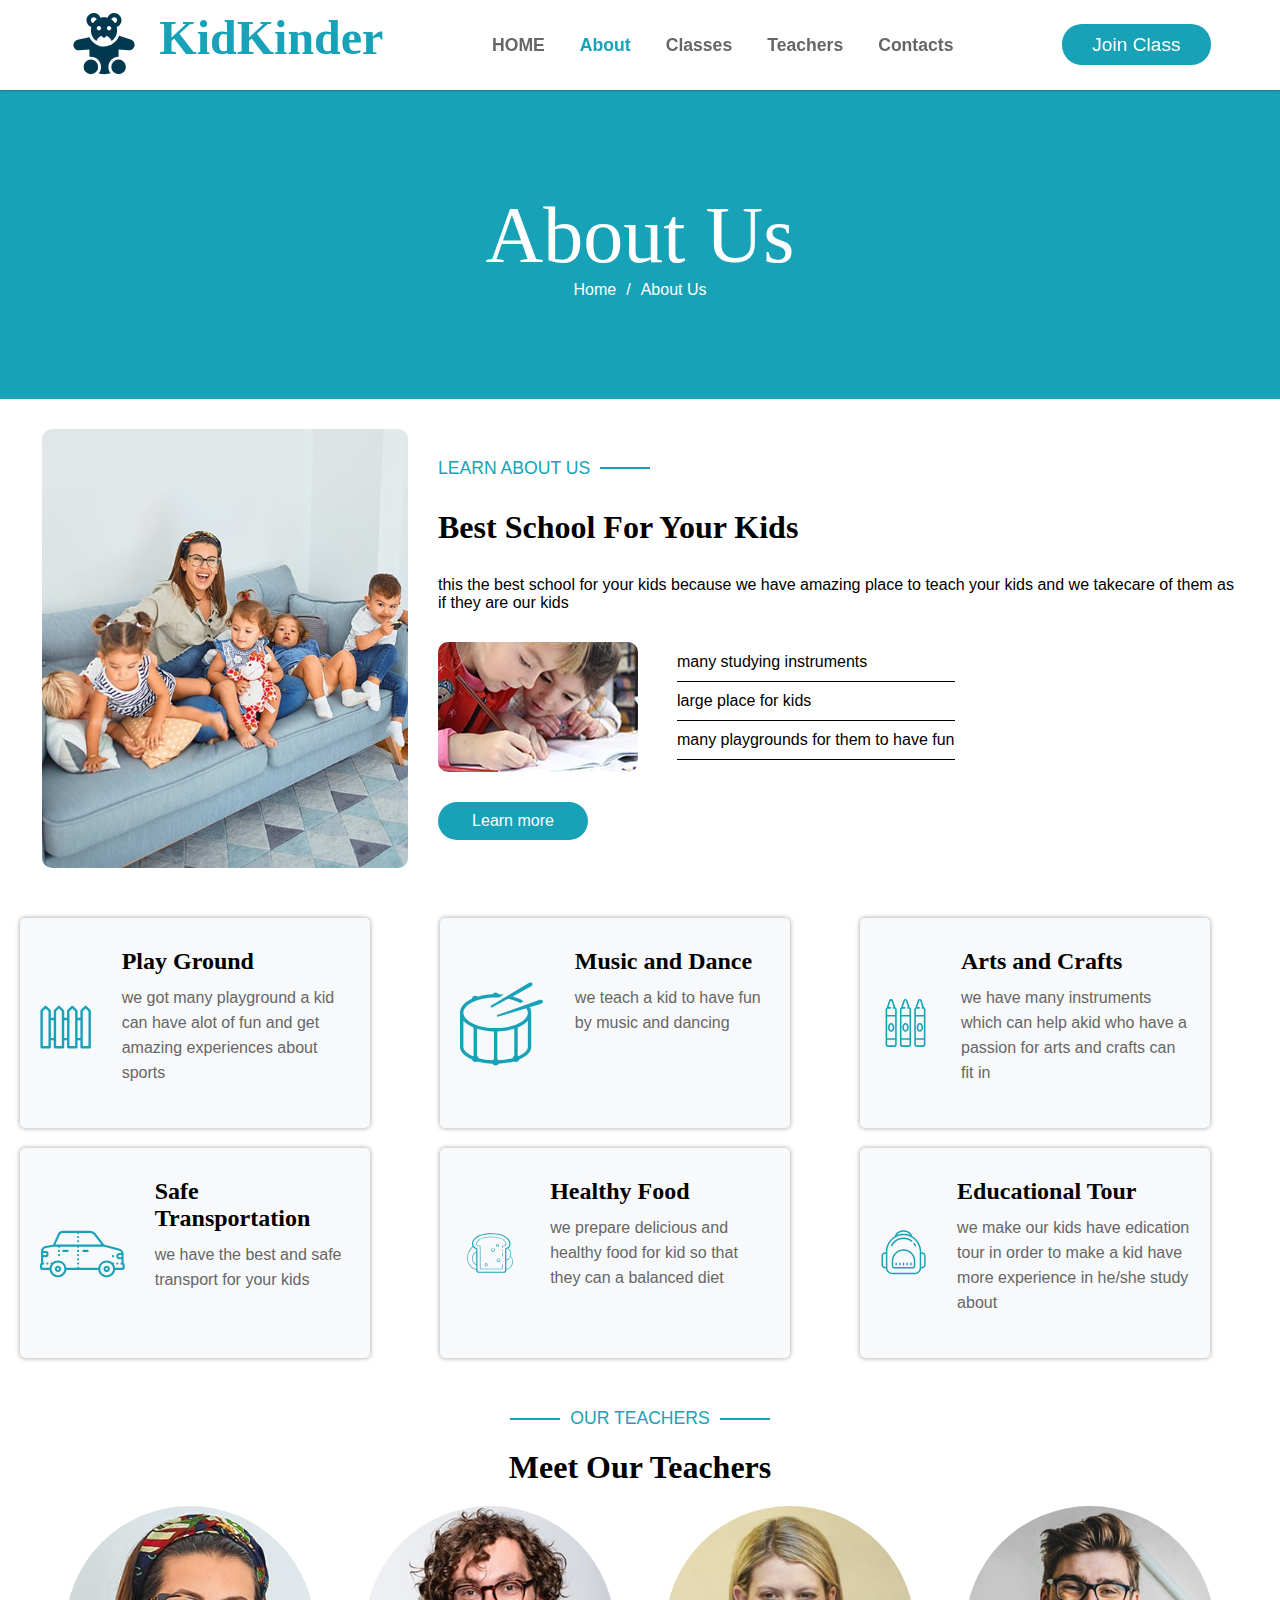
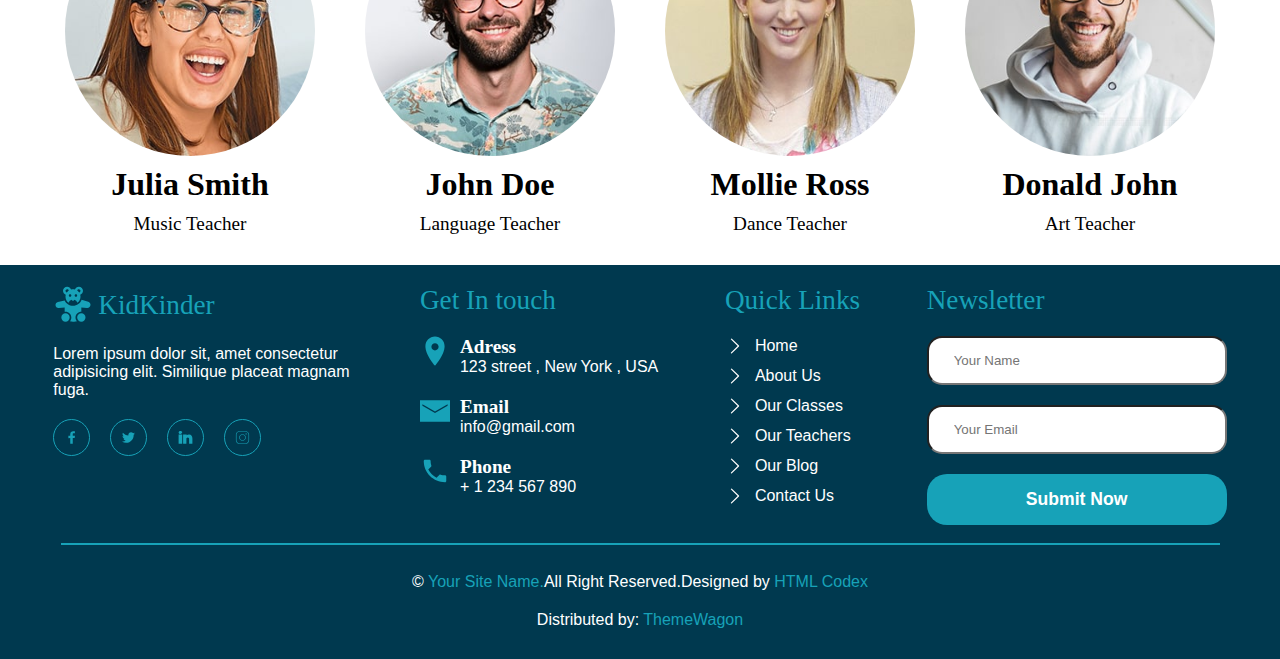
<file: about.html>
<!DOCTYPE html>
<html lang="en">
<head>
    <meta charset="UTF-8">
    <meta name="theme-color" content="#17a2b8">
    <meta http-equiv="X-UA-Compatible" content="IE=edge">
    <meta name="viewport" content="width=device-width, initial-scale=1.0">
    <link rel="shortcut icon" href="./img/logo.png" type="image/x-icon">
    <title>kidkinder</title>
    <link rel="stylesheet" href="./kidkinder.css">
    <script async src="https://pagead2.googlesyndication.com/pagead/js/adsbygoogle.js?client=ca-pub-2864387622629553"
     crossorigin="anonymous"></script>
</head>
<body>
    <div class="nav">
        <a href="">
            <div class="nav-logo">
                <svg xmlns="http://www.w3.org/2000/svg" viewBox="0 0 48 48">
                    <path d="M17 2C14.243 2 12 4.243 12 7C12 9.162 13.3875 10.989547 15.3125 11.685547C15.1145 12.425547 15 13.199 15 14C15 17.011 16.490578 19.673594 18.767578 21.308594C19.331578 19.563594 20.747484 18.213797 22.521484 17.716797C22.627484 18.441797 23.246 19 24 19C24.753 19 25.371516 18.44275 25.478516 17.71875C27.247516 18.21875 28.649891 19.576266 29.212891 21.322266C31.500891 19.689266 33 17.019 33 14C33 13.199 32.8855 12.425547 32.6875 11.685547C34.6125 10.989547 36 9.162 36 7C36 4.243 33.757 2 31 2C28.838 2 27.010453 3.3875 26.314453 5.3125C25.574453 5.1145 24.801 5 24 5C23.199 5 22.425547 5.1145 21.685547 5.3125C20.989547 3.3875 19.162 2 17 2 z M 17 5C17.95 5 18.744266 5.6676406 18.947266 6.5566406C18.008266 7.1966406 17.196641 8.0082656 16.556641 8.9472656C15.667641 8.7442656 15 7.95 15 7C15 5.897 15.897 5 17 5 z M 31 5C32.103 5 33 5.897 33 7C33 7.95 32.332359 8.7442656 31.443359 8.9472656C30.804359 8.0092656 29.992687 7.1975937 29.054688 6.5585938C29.256687 5.6685938 30.05 5 31 5 z M 20.5 11C21.328 11 22 11.672 22 12.5C22 13.328 21.328 14 20.5 14C19.672 14 19 13.328 19 12.5C19 11.672 19.672 11 20.5 11 z M 27.5 11C28.328 11 29 11.672 29 12.5C29 13.328 28.328 14 27.5 14C26.672 14 26 13.328 26 12.5C26 11.672 26.672 11 27.5 11 z M 34.337891 17.722656C32.807891 21.958656 28.758 25 24 25C19.58 25 15.770437 22.372516 14.023438 18.603516L5.9003906 20.369141C4.2073906 20.736141 3 22.23675 3 23.96875C3 26.13375 4.858625 27.830766 7.015625 27.634766L14 27L14 32.080078C14.328 32.033078 14.66 32 15 32C18.859 32 22 35.141 22 39C22 40.702 21.388047 42.263516 20.373047 43.478516C21.502047 43.770516 22.914 44 24 44C26.061 44 27.572406 43.73325 28.566406 43.40625C27.588406 42.20125 27 40.669 27 39C27 35.141 30.141 32 34 32L34 27L40.841797 27.621094C43.074797 27.824094 45 26.066219 45 23.824219C45 22.146219 43.902875 20.665734 42.296875 20.177734L34.337891 17.722656 z M 15 34 A 5 5 0 0 0 15 44 A 5 5 0 0 0 15 34 z M 34 34 A 5 5 0 0 0 34 44 A 5 5 0 0 0 34 34 z"  />
                </svg>
                <h1>KidKinder</h1>
            </div>
        </a>
        <div class="nav-links" id="nav">
            <a href="index.html">HOME</a>
            <a href="" class="on">About</a>
            <a href="classes.html">Classes</a>
            <a href="teachers.html">Teachers</a>
            <a href="contacts.html">Contacts</a>
        </div>
        <div class="nav-join">
            <a href=""> Join Class</a>
        </div>
        <div class="menu">
            <svg xmlns="http://www.w3.org/2000/svg" viewBox="0 0 50 50" id="menu">
                <path d="M0 7.5L0 12.5L50 12.5L50 7.5 Z M 0 22.5L0 27.5L50 27.5L50 22.5 Z M 0 37.5L0 42.5L50 42.5L50 37.5Z"/>
            </svg>
        </div>
    </div>
    <div class="all-intro">
        <h1>About Us</h1>
        <div class="all-intro-one">
            <a href="index.html">Home</a>
            <p>/</p>
            <p>About Us</p>
        </div>
    </div>
    <div class="about">
        <div class="about-one">
            <img src="./img/about-1.jpg" alt="" class="about-img">
            <div class="about-us">
                <h2>LEARN ABOUT US <hr></h2>
                <h1>Best School For Your Kids</h1>
                <p>this the best school for your kids because we have amazing place to teach your kids and we takecare of them as if they are our kids</p>
                <div class="our-service">
                    <img src="./img/about-2.jpg" alt="">
                    <div class="our-service-one">
                        <p>many studying instruments</p>
                        <p>large place for kids</p>
                        <p>many playgrounds for them to have fun</p>
                    </div>
                </div>
                <a href="">Learn more</a>
            </div>
        </div>
    </div>
    <div class="services">
        <div class="service-card">
             <svg xmlns="http://www.w3.org/2000/svg" viewBox="0 0 128 128">
                 <path d="M4,127h20c1.7,0,3-1.3,3-3v-17h7v17c0,1.7,1.3,3,3,3h20c1.7,0,3-1.3,3-3v-17h7v17c0,1.7,1.3,3,3,3h20c1.7,0,3-1.3,3-3v-17 h7v17c0,1.7,1.3,3,3,3h20c1.7,0,3-1.3,3-3V34c0-0.8-0.3-1.6-0.9-2.1l-10-10c-1.2-1.2-3.1-1.2-4.2,0l-10,10 c-0.6,0.6-0.9,1.3-0.9,2.1v17h-7V34c0-0.8-0.3-1.6-0.9-2.1l-10-10c-1.2-1.2-3.1-1.2-4.2,0l-10,10C67.3,32.4,67,33.2,67,34v17h-7V34 c0-0.8-0.3-1.6-0.9-2.1l-10-10c-1.2-1.2-3.1-1.2-4.2,0l-10,10C34.3,32.4,34,33.2,34,34v17h-7V34c0-0.8-0.3-1.6-0.9-2.1l-10-10 c-1.2-1.2-3.1-1.2-4.2,0l-10,10C1.3,32.4,1,33.2,1,34v90C1,125.7,2.3,127,4,127z M106,35.2l7-7l7,7V121h-14V35.2z M93,57h7v44h-7 V57z M73,35.2l7-7l7,7V121H73V35.2z M60,57h7v44h-7V57z M40,35.2l7-7l7,7V121H40V35.2z M27,57h7v44h-7V57z M7,35.2l7-7l7,7V121H7 V35.2z"/>
             </svg>
             <div class="service-words">
                 <h2>Play Ground</h2>
                 <p>we got many playground a kid can have alot of fun and get amazing experiences about sports</p>
             </div>
        </div>
         <div class="service-card">
             <svg xmlns="http://www.w3.org/2000/svg" viewBox="0 0 50 50" width="500" height="500">
                 <path d="M41.40625 1.09375C41.105469 1.117188 40.796875 1.222656 40.5 1.40625L18.1875 14.875C18.007813 14.984375 18 15.3125 18.15625 15.59375C18.316406 15.871094 18.59375 16.007813 18.78125 15.90625L28.375 10.71875C30.324219 11.117188 32.109375 11.675781 33.65625 12.34375C34.320313 12.628906 34.953125 12.953125 35.53125 13.28125L37.6875 12.25C36.847656 11.632813 35.457031 10.929688 34.46875 10.5C33.40625 10.039063 32.253906 9.652344 31.03125 9.3125L41.71875 3.53125C42.53125 3.089844 42.9375 2.234375 42.59375 1.625C42.371094 1.242188 41.910156 1.054688 41.40625 1.09375 Z M 21 7C20.234375 7 19.585938 7.433594 19.25 8.0625C16.007813 8.199219 12.976563 8.6875 10.3125 9.5C9.960938 9.191406 9.503906 9 9 9C7.980469 9 7.15625 9.765625 7.03125 10.75C6.828125 10.84375 6.605469 10.933594 6.40625 11.03125C2.6875 12.890625 0.109375 15.574219 0 18.78125C-0.00390625 18.832031 -0.00390625 18.886719 0 18.9375C0 18.957031 0 18.980469 0 19L0 39C0 40.542969 0.707031 41.976563 1.84375 43.1875C2.980469 44.398438 4.542969 45.429688 6.4375 46.28125C6.640625 46.371094 6.855469 46.445313 7.0625 46.53125C7.292969 47.378906 8.078125 48 9 48C9.429688 48 9.828125 47.855469 10.15625 47.625C12.859375 48.382813 15.941406 48.84375 19.25 48.96875C19.589844 49.585938 20.246094 50 21 50C21.753906 50 22.410156 49.585938 22.75 48.96875C26.058594 48.84375 29.140625 48.382813 31.84375 47.625C32.171875 47.855469 32.570313 48 33 48C33.921875 48 34.707031 47.378906 34.9375 46.53125C35.144531 46.445313 35.359375 46.371094 35.5625 46.28125C37.457031 45.429688 39.019531 44.398438 40.15625 43.1875C41.292969 41.976563 42 40.542969 42 39L42 19C42 18.96875 42 18.9375 42 18.90625C42 18.894531 42 18.886719 42 18.875C41.976563 17.753906 41.640625 16.679688 41.0625 15.6875L47.375 13.78125C48.40625 13.476563 49.070313 12.679688 48.84375 12C48.628906 11.328125 47.597656 11.074219 46.59375 11.4375L21.9375 20.3125C21.753906 20.371094 21.6875 20.632813 21.78125 20.90625C21.859375 21.175781 22.074219 21.371094 22.25 21.3125L39.0625 16.28125C39.644531 17.121094 39.96875 17.972656 40 18.84375C40 18.875 40 18.90625 40 18.9375C40 18.957031 40 18.980469 40 19C40 21.222656 38.125 23.46875 34.6875 25.1875C34.132813 25.464844 33.53125 25.726563 32.90625 25.96875C32.863281 25.976563 32.820313 25.988281 32.78125 26C32.648438 26.027344 32.519531 26.078125 32.40625 26.15625C29.289063 27.289063 25.425781 27.976563 21.21875 28C21.117188 27.972656 21.011719 27.960938 20.90625 27.96875C20.875 27.976563 20.84375 27.988281 20.8125 28C16.410156 27.980469 12.375 27.222656 9.1875 26C9.15625 25.988281 9.125 25.976563 9.09375 25.96875C8.46875 25.726563 7.867188 25.464844 7.3125 25.1875C3.875 23.46875 2 21.222656 2 19C2 18.96875 2 18.9375 2 18.90625C2.050781 16.714844 3.921875 14.507813 7.3125 12.8125C10.75 11.09375 15.613281 10 21 10C22.136719 10 22.609375 9.984375 23.0625 10.03125L25.75 8.25C25.007813 8.183594 23.847656 8.109375 22.75 8.0625C22.414063 7.433594 21.765625 7 21 7 Z M 2 23.71875C3.113281 24.964844 4.613281 26.074219 6.40625 26.96875C6.910156 27.21875 7.453125 27.464844 8 27.6875L8 44.28125C7.863281 44.359375 7.738281 44.453125 7.625 44.5625C7.515625 44.515625 7.390625 44.484375 7.28125 44.4375C5.558594 43.664063 4.199219 42.757813 3.3125 41.8125C2.425781 40.867188 2 39.941406 2 39 Z M 40 23.71875L40 39C40 39.941406 39.574219 40.867188 38.6875 41.8125C37.800781 42.757813 36.441406 43.664063 34.71875 44.4375C34.609375 44.484375 34.484375 44.515625 34.375 44.5625C34.261719 44.453125 34.136719 44.359375 34 44.28125L34 27.6875C34.546875 27.464844 35.089844 27.21875 35.59375 26.96875C37.386719 26.074219 38.886719 24.964844 40 23.71875 Z M 10 28.40625C12.941406 29.339844 16.347656 29.882813 20 29.96875L20 46.28125C19.714844 46.445313 19.488281 46.691406 19.3125 46.96875C16.261719 46.847656 13.429688 46.421875 10.96875 45.75C10.890625 45.117188 10.527344 44.585938 10 44.28125 Z M 32 28.40625L32 44.28125C31.472656 44.585938 31.109375 45.117188 31.03125 45.75C28.570313 46.421875 25.738281 46.847656 22.6875 46.96875C22.511719 46.691406 22.285156 46.445313 22 46.28125L22 29.96875C25.652344 29.882813 29.058594 29.339844 32 28.40625Z"/>
             </svg>
             <div class="service-words">
                 <h2>Music and Dance</h2>
                 <p>we teach a kid to have fun by music and dancing</p>
             </div>
         </div>
         <div class="service-card">
             <svg xmlns="http://www.w3.org/2000/svg" viewBox="0 0 64 64" width="512" height="512">
                 <path d="M31.853516 1.8242188C30.692516 1.8242188 29.707703 2.536625 29.345703 3.640625L26.449219 12.466797C25.555219 13.023797 25 14.005031 25 15.082031L25 22L25 53L25 58.917969C25 60.617969 26.382031 62 28.082031 62L35.917969 62C37.617969 62 39 60.617969 39 58.917969L39 53L39 22L39 15.082031C39 13.852031 38.280359 12.77125 37.193359 12.28125L34.359375 3.640625C33.998375 2.537625 33.014516 1.8242188 31.853516 1.8242188 z M 49.853516 1.8242188C48.692516 1.8242188 47.707703 2.537625 47.345703 3.640625L44.449219 12.466797C43.555219 13.023797 43 14.005031 43 15.082031L43 22L43 53L43 58.917969C43 60.617969 44.382031 62 46.082031 62L53.917969 62C55.617969 62 57 60.617969 57 58.917969L57 15.082031C57 13.852031 56.281312 12.77125 55.195312 12.28125L52.359375 3.640625C51.997375 2.537625 51.014516 1.8242188 49.853516 1.8242188 z M 13.851562 1.9882812C12.705563 1.9882812 11.729234 2.6903438 11.365234 3.7773438L8.4609375 12.460938C7.5609375 13.016937 7 13.999031 7 15.082031L7 22L7 53L7 58.917969C7 60.617969 8.3830312 62 10.082031 62L17.917969 62C19.617969 62 21 60.617969 21 58.917969L21 15.082031C21 13.846031 20.275641 12.763391 19.181641 12.275391L16.339844 3.7773438C15.975844 2.6893438 14.998563 1.9882812 13.851562 1.9882812 z M 31.853516 3.8242188C31.992516 3.8242187 32.328984 3.868625 32.458984 4.265625L34.996094 12C34.444942 12.002157 34 12.449333 34 13C34 13.552 34.447 14 35 14L36 14C36.003473 14 36.006301 13.998082 36.009766 13.998047L36.167969 14.035156C36.657969 14.151156 37 14.581031 37 15.082031L37 22L27 22L27 15.082031C27 14.645031 27.260063 14.253984 27.664062 14.083984L27.90625 13.980469C27.938796 13.98366 27.966606 14 28 14L31 14C31.553 14 32 13.552 32 13C32 12.448 31.553 12 31 12L28.707031 12L31.246094 4.2636719C31.376094 3.8666719 31.714516 3.8242188 31.853516 3.8242188 z M 49.853516 3.8242188C49.991516 3.8242187 50.328984 3.867625 50.458984 4.265625L52.996094 12C52.444942 12.002157 52 12.449333 52 13C52 13.552 52.447 14 53 14L54 14C54.003473 14 54.006301 13.998082 54.009766 13.998047L54.167969 14.035156C54.657969 14.151156 55 14.581031 55 15.082031L55 22L45 22L45 15.082031C45 14.645031 45.261063 14.254937 45.664062 14.085938L45.910156 13.982422C45.941308 13.985342 45.968076 14 46 14L49 14C49.553 14 50 13.552 50 13C50 12.448 49.553 12 49 12L46.708984 12L49.246094 4.2636719C49.375094 3.8666719 49.714516 3.8242188 49.853516 3.8242188 z M 13.853516 3.9882812C13.987516 3.9882813 14.314359 4.0300625 14.443359 4.4140625L16.982422 12.003906C16.438123 12.013919 16 12.454267 16 13C16 13.552 16.447 14 17 14L18 14C18.004141 14 18.00759 13.998097 18.011719 13.998047L18.164062 14.033203C18.656062 14.147203 19 14.579031 19 15.082031L19 22L9 22L9 15.082031C9 14.644031 9.2610156 14.252984 9.6660156 14.083984L9.9101562 13.982422C9.9413084 13.985342 9.9680758 14 10 14L13 14C13.553 14 14 13.552 14 13C14 12.448 13.553 12 13 12L10.724609 12L13.263672 4.4121094C13.392672 4.0291094 13.719516 3.9882812 13.853516 3.9882812 z M 9 24L19 24L19 51L9 51L9 24 z M 27 24L37 24L37 51L27 51L27 24 z M 45 24L55 24L55 51L45 51L45 24 z M 14 32C11.757 32 10 34.416 10 37.5C10 40.584 11.757 43 14 43C16.243 43 18 40.584 18 37.5C18 34.416 16.243 32 14 32 z M 32 32C29.757 32 28 34.416 28 37.5C28 40.584 29.757 43 32 43C34.243 43 36 40.584 36 37.5C36 34.416 34.243 32 32 32 z M 50 32C47.757 32 46 34.416 46 37.5C46 40.584 47.757 43 50 43C52.243 43 54 40.584 54 37.5C54 34.416 52.243 32 50 32 z M 14 34C14.946 34 16 35.438 16 37.5C16 39.562 14.946 41 14 41C13.054 41 12 39.562 12 37.5C12 35.438 13.054 34 14 34 z M 32 34C32.946 34 34 35.438 34 37.5C34 39.562 32.946 41 32 41C31.054 41 30 39.562 30 37.5C30 35.438 31.054 34 32 34 z M 50 34C50.946 34 52 35.438 52 37.5C52 39.562 50.946 41 50 41C49.054 41 48 39.562 48 37.5C48 35.438 49.054 34 50 34 z M 9 53L19 53L19 58.917969C19 59.515969 18.513969 60 17.917969 60L10.082031 60C9.4850312 60 9 59.515969 9 58.917969L9 53 z M 27 53L37 53L37 58.917969C37 59.515969 36.514969 60 35.917969 60L28.082031 60C27.485031 60 27 59.515969 27 58.917969L27 53 z M 45 53L55 53L55 58.917969C55 59.515969 54.514969 60 53.917969 60L46.082031 60C45.485031 60 45 59.515969 45 58.917969L45 53 z"/>
             </svg>
             <div class="service-words">
                 <h2>Arts and Crafts</h2>
                 <p>we have many instruments which can help akid who have a passion for arts and crafts can fit in</p>
             </div>
         </div>
         <div class="service-card">
             <svg xmlns="http://www.w3.org/2000/svg" viewBox="0 0 80 80" width="480" height="480">
                 <path d="M21.5625 19C19.613281 19 17.835938 20.136719 17.019531 21.90625L12.3125 32.109375L5.105469 33.421875C2.734375 33.851563 1 35.929688 1 38.339844L1 49.417969C0.4375 49.773438 0 50.292969 0 51L0 54C0 55.09375 0.90625 56 2 56L9.070313 56C9.5625 59.9375 12.933594 63 17 63C21.066406 63 24.4375 59.9375 24.933594 56L55.066406 56C55.5625 59.9375 58.933594 63 63 63C67.066406 63 70.4375 59.9375 70.933594 56L78 56C79.09375 56 80 55.09375 80 54L80 51C80 50.292969 79.5625 49.773438 79 49.417969L79 40.785156C79 38.539063 77.488281 36.558594 75.320313 35.964844L60.5625 31.921875L52.589844 21.695313C51.265625 19.996094 49.226563 19 47.070313 19 Z M 21.5625 21L35 21C35 21.550781 35.449219 22 36 22C36.550781 22 37 21.550781 37 21L47.070313 21C48.613281 21 50.066406 21.710938 51.015625 22.925781L58.089844 32L14.5625 32L18.835938 22.742188C19.328125 21.675781 20.386719 21 21.5625 21 Z M 36 24C35.449219 24 35 24.449219 35 25C35 25.550781 35.449219 26 36 26C36.550781 26 37 25.550781 37 25C37 24.449219 36.550781 24 36 24 Z M 36 28C35.449219 28 35 28.449219 35 29C35 29.550781 35.449219 30 36 30C36.550781 30 37 29.550781 37 29C37 28.449219 36.550781 28 36 28 Z M 60 33.84375L74.792969 37.894531C75.839844 38.179688 76.613281 38.992188 76.886719 40L75 40C73.355469 40 72 41.355469 72 43C72 43.265625 72.105469 43.519531 72.296875 43.707031C72.648438 44.972656 73.628906 46 75 46L77 46L77 49C76.449219 49 76 49.449219 76 50C76 50.550781 76.449219 51 77 51L78 51L78 54L70.933594 54C70.78125 52.792969 70.355469 51.667969 69.722656 50.6875C69.902344 50.503906 70 50.257813 70 50C70 49.449219 69.550781 49 69 49C68.804688 49 68.613281 49.058594 68.453125 49.164063C67.019531 47.828125 65.105469 47 63 47C58.933594 47 55.5625 50.0625 55.066406 54L37 54C37 53.449219 36.550781 53 36 53C35.449219 53 35 53.449219 35 54L24.933594 54C24.4375 50.0625 21.066406 47 17 47C14.894531 47 12.980469 47.828125 11.546875 49.164063C11.386719 49.058594 11.195313 49 11 49C10.449219 49 10 49.449219 10 50C10 50.257813 10.097656 50.503906 10.277344 50.6875C9.644531 51.667969 9.21875 52.792969 9.070313 54L2 54L2 51L3 51C3.550781 51 4 50.550781 4 50C4 49.449219 3.550781 49 3 49L3 44L6 44C7.09375 44 8 43.09375 8 42L8 40C8 38.90625 7.09375 38 6 38L3.03125 38C3.175781 36.695313 4.144531 35.625 5.460938 35.386719L13.089844 34L17 34C17 34.550781 17.449219 35 18 35C18.550781 35 19 34.550781 19 34L35 34C35 34.550781 35.449219 35 36 35C36.550781 35 37 34.550781 37 34L60 34 Z M 18 37C17.449219 37 17 37.449219 17 38C17 38.550781 17.449219 39 18 39C18.550781 39 19 38.550781 19 38C19 37.449219 18.550781 37 18 37 Z M 22 37C21.640625 36.996094 21.304688 37.183594 21.121094 37.496094C20.941406 37.808594 20.941406 38.191406 21.121094 38.503906C21.304688 38.816406 21.640625 39.003906 22 39L26 39C26.359375 39.003906 26.695313 38.816406 26.878906 38.503906C27.058594 38.191406 27.058594 37.808594 26.878906 37.496094C26.695313 37.183594 26.359375 36.996094 26 37 Z M 36 37C35.449219 37 35 37.449219 35 38C35 38.550781 35.449219 39 36 39C36.550781 39 37 38.550781 37 38C37 37.449219 36.550781 37 36 37 Z M 41 37C40.640625 36.996094 40.304688 37.183594 40.121094 37.496094C39.941406 37.808594 39.941406 38.191406 40.121094 38.503906C40.304688 38.816406 40.640625 39.003906 41 39L45 39C45.359375 39.003906 45.695313 38.816406 45.878906 38.503906C46.058594 38.191406 46.058594 37.808594 45.878906 37.496094C45.695313 37.183594 45.359375 36.996094 45 37 Z M 3 40L6 40L6 42L3 42 Z M 18 41C17.449219 41 17 41.449219 17 42C17 42.550781 17.449219 43 18 43C18.550781 43 19 42.550781 19 42C19 41.449219 18.550781 41 18 41 Z M 36 41C35.449219 41 35 41.449219 35 42C35 42.550781 35.449219 43 36 43C36.550781 43 37 42.550781 37 42C37 41.449219 36.550781 41 36 41 Z M 69 42C68.449219 42 68 42.449219 68 43C68 43.550781 68.449219 44 69 44C69.550781 44 70 43.550781 70 43C70 42.449219 69.550781 42 69 42 Z M 75 42L77 42L77 44L75 44C74.433594 44 74 43.566406 74 43C74 42.433594 74.433594 42 75 42 Z M 36 45C35.449219 45 35 45.449219 35 46C35 46.550781 35.449219 47 36 47C36.550781 47 37 46.550781 37 46C37 45.449219 36.550781 45 36 45 Z M 7 49C6.449219 49 6 49.449219 6 50C6 50.550781 6.449219 51 7 51C7.550781 51 8 50.550781 8 50C8 49.449219 7.550781 49 7 49 Z M 17 49C20.324219 49 23 51.675781 23 55C23 58.324219 20.324219 61 17 61C13.675781 61 11 58.324219 11 55C11 51.675781 13.675781 49 17 49 Z M 36 49C35.449219 49 35 49.449219 35 50C35 50.550781 35.449219 51 36 51C36.550781 51 37 50.550781 37 50C37 49.449219 36.550781 49 36 49 Z M 63 49C66.324219 49 69 51.675781 69 55C69 58.324219 66.324219 61 63 61C59.675781 61 57 58.324219 57 55C57 51.675781 59.675781 49 63 49 Z M 73 49C72.449219 49 72 49.449219 72 50C72 50.550781 72.449219 51 73 51C73.550781 51 74 50.550781 74 50C74 49.449219 73.550781 49 73 49 Z M 17 52C15.355469 52 14 53.355469 14 55C14 56.644531 15.355469 58 17 58C18.644531 58 20 56.644531 20 55C20 53.355469 18.644531 52 17 52 Z M 63 52C61.355469 52 60 53.355469 60 55C60 56.644531 61.355469 58 63 58C64.644531 58 66 56.644531 66 55C66 53.355469 64.644531 52 63 52 Z M 17 54C17.5625 54 18 54.4375 18 55C18 55.5625 17.5625 56 17 56C16.4375 56 16 55.5625 16 55C16 54.4375 16.4375 54 17 54 Z M 63 54C63.5625 54 64 54.4375 64 55C64 55.5625 63.5625 56 63 56C62.4375 56 62 55.5625 62 55C62 54.4375 62.4375 54 63 54Z"/>
             </svg>
             <div class="service-words">
                 <h2>Safe Transportation</h2>
                 <p>we have the best and safe transport for your kids</p>
             </div>
         </div> 
         <div class="service-card">
             <svg xmlns="http://www.w3.org/2000/svg" viewBox="0 0 100 100" width="400" height="400">
                 <path d="M52.050781 17.003906C26.756205 16.963435 20.010004 28.328666 20 34.998047C19.997798 36.456133 20.366221 37.789971 21.003906 38.958984C16.487723 43.415409 11.986328 50.010404 11.986328 58.691406C11.986328 68.065351 18.35105 75.942602 27 78.257812L27 79C27 81.197334 28.802666 83 31 83L73 83C75.199137 83.0013 77 81.195653 77 78.998047L77 77.783203C83.238087 76.601504 87.96668 71.139114 87.976562 64.560547C87.982604 60.999375 86.598572 57.761922 84.345703 55.347656C84.763743 54.160885 84.995749 52.885945 84.998047 51.556641C85.004583 47.626102 83.029369 44.154515 80.019531 42.076172C82.381671 40.437531 83.99542 38.05567 84 35.001953C84.01 28.338018 77.342713 17.044373 52.050781 17.003906 z M 52.048828 19.003906C76.756944 19.043439 82.008004 29.661982 82 34.998047C81.9947 38.500072 79.440347 40.889434 75.705078 42.044922 A 1.0001 1.0001 0 0 0 75 43L75 78.998047C75 80.116441 74.116863 81.000674 73 81L31 81C29.883334 81 29 80.116666 29 79L29 43 A 1.0001 1.0001 0 0 0 28.298828 42.044922C26.430846 41.460418 24.832882 40.533646 23.730469 39.349609C22.628056 38.165573 21.997377 36.750944 22 35.001953C22.008 29.671334 27.343405 18.964378 52.048828 19.003906 z M 52 23C41.810421 22.989431 35.586693 25.000256 31.882812 27.451172C28.178932 29.902087 27.002893 32.765587 27 34.5C26.9983 35.625125 27.441147 36.524811 28.082031 37.166016C28.722916 37.807221 29.542027 38.208804 30.339844 38.474609C31.682945 38.922086 32.615458 38.906148 33 38.916016L33 75.5C33 76.322531 33.677469 77 34.5 77L69.5 77C70.322531 77 71 76.322531 71 75.5L71 69.5 A 0.50005 0.50005 0 1 0 70 69.5L70 75.5C70 75.781469 69.781469 76 69.5 76L34.5 76C34.218531 76 34 75.781469 34 75.5L34 38.5 A 0.50005 0.50005 0 0 0 33.5 38C33.5 38 32.062117 37.9938 30.65625 37.525391C29.953316 37.291196 29.272616 36.942779 28.789062 36.458984C28.305509 35.975189 27.998688 35.374875 28 34.5C28.0021 33.236413 28.952427 30.589991 32.435547 28.285156C35.918666 25.980322 41.942579 23.989569 52 24C62.057421 23.989569 68.081334 25.980322 71.564453 28.285156C75.047573 30.589991 75.997893 33.236413 76 34.5C76.0013 35.374875 75.694491 35.975189 75.210938 36.458984C74.727384 36.942779 74.046684 37.291196 73.34375 37.525391C71.937883 37.993779 70.5 38 70.5 38 A 0.50005 0.50005 0 0 0 70 38.5L70 41.5 A 0.50005 0.50005 0 1 0 71 41.5L71 38.916016C71.384542 38.906116 72.317055 38.922116 73.660156 38.474609C74.457973 38.208804 75.277084 37.807221 75.917969 37.166016C76.558853 36.524811 77.001688 35.625125 77 34.5C76.997107 32.765587 75.821067 29.902087 72.117188 27.451172C68.413307 25.000256 62.189579 22.989431 52 23 z M 62.523438 35.019531L62.523438 36.019531C63.356848 36.020286 64.021042 36.686958 64.019531 37.521484C64.018031 38.356687 63.352407 39.021042 62.517578 39.019531C61.682375 39.018031 61.01802 38.352407 61.019531 37.517578C61.021031 36.682375 61.686656 36.01802 62.521484 36.019531L62.523438 35.019531 z M 62.523438 35.019531C61.148266 35.017031 60.02202 36.140828 60.019531 37.515625C60.017031 38.890796 61.140828 40.017043 62.515625 40.019531C63.890796 40.022031 65.017043 38.898235 65.019531 37.523438C65.022031 36.147964 63.898024 35.020776 62.523438 35.019531 z M 21.566406 39.845703C21.783526 40.147612 22.013601 40.440109 22.267578 40.712891C23.50309 42.039881 25.169633 42.975769 27 43.648438L27 48.068359C22.870404 49.958958 19.994156 54.117303 19.986328 58.953125C19.978536 63.802293 22.856896 67.978811 27 69.875L27 77.179688C18.919704 74.889584 12.986328 67.513945 12.986328 58.691406C12.986328 50.449372 17.219943 44.178064 21.566406 39.845703 z M 55.013672 42.007812C53.362669 42.005412 52.010205 43.352721 52.007812 45.003906C52.005412 46.654909 53.352721 48.005423 55.003906 48.007812C56.654105 48.010213 58.005423 46.665099 58.007812 45.013672C58.010213 43.362669 56.664857 42.010205 55.013672 42.007812 z M 79.070312 42.666016C82.026443 44.526692 84.004301 47.799572 83.998047 51.554688C83.990152 56.120769 81.067459 59.979832 77 61.419922L77 43.644531C77.728689 43.376277 78.414158 43.038124 79.070312 42.666016 z M 55.011719 43.007812C56.122533 43.009414 57.009423 43.900721 57.007812 45.011719C57.006212 46.122292 56.113708 47.009422 55.003906 47.007812C53.893092 47.006212 53.006204 46.114904 53.007812 45.003906C53.009414 43.893092 53.900721 43.006206 55.011719 43.007812 z M 70.492188 44.992188 A 0.50005 0.50005 0 0 0 70 45.5L70 46.5 A 0.50005 0.50005 0 1 0 71 46.5L71 45.5 A 0.50005 0.50005 0 0 0 70.492188 44.992188 z M 27 49.285156L27 68.65625C23.45042 66.834511 20.979436 63.223306 20.986328 58.955078C20.993218 54.698908 23.462304 51.101428 27 49.285156 z M 70.492188 49.992188 A 0.50005 0.50005 0 0 0 70 50.5L70 55.5 A 0.50005 0.50005 0 1 0 71 55.5L71 50.5 A 0.50005 0.50005 0 0 0 70.492188 49.992188 z M 83.925781 56.380859C85.825616 58.575304 86.981901 61.425124 86.976562 64.558594C86.967517 70.594176 82.685293 75.605999 77 76.771484L77 62.478516C80.069997 61.496863 82.57968 59.265678 83.925781 56.380859 z M 63.986328 59.021484C62.335084 59.019084 60.982861 60.367197 60.980469 62.017578C60.978069 63.668581 62.325378 65.019093 63.976562 65.021484C65.627567 65.023884 66.978077 63.678529 66.980469 62.027344C66.982869 60.377145 65.637755 59.023876 63.986328 59.021484 z M 63.984375 60.021484C65.094948 60.023084 65.982077 60.915589 65.980469 62.025391C65.978869 63.136205 65.089513 64.023093 63.978516 64.021484C62.867701 64.019884 61.97886 63.130529 61.980469 62.019531C61.982069 60.909912 62.873619 60.019876 63.984375 60.021484 z M 43.472656 66.990234C42.097485 66.987734 40.971238 68.111531 40.96875 69.486328C40.96625 70.861499 42.090047 71.987746 43.464844 71.990234C44.840015 71.992734 45.966262 70.868938 45.96875 69.494141C45.97125 68.118969 44.848 66.991479 43.472656 66.990234 z M 43.470703 67.990234C44.305359 67.99099 44.970261 68.657359 44.96875 69.492188C44.96725 70.327388 44.301626 70.991745 43.466797 70.990234C42.631594 70.988734 41.967239 70.32311 41.96875 69.488281C41.97025 68.653078 42.635874 67.988723 43.470703 67.990234 z"/>
             </svg>
             <div class="service-words">
                 <h2>Healthy Food</h2>
                 <p>we prepare delicious and healthy food for kid so that they can a balanced diet </p>
             </div>
         </div> 
         <div class="service-card">
             <svg xmlns="http://www.w3.org/2000/svg" viewBox="0 0 64 64" width="512" height="512">
                 <path d="M32 1C26.072268 1 20.993026 4.4102532 20.144531 9.140625C12.896154 13.273218 8 21.068341 8 30L8 31L7 31C4.2504839 31 2 33.250484 2 36L2 48C2 50.749516 4.2504839 53 7 53L8.0585938 53C8.5589466 57.490008 12.379829 61 17 61L47 61C51.620171 61 55.441053 57.490008 55.941406 53L57 53C59.749516 53 62 50.749516 62 48L62 36C62 33.250484 59.749516 31 57 31L56 31L56 30C56 21.068341 51.103846 13.273218 43.855469 9.140625C43.006974 4.4102532 37.927732 1 32 1 z M 32 3C36.356605 3 39.948377 5.1156097 41.353516 7.8945312C38.47843 6.6748644 35.317041 6 32 6C28.682959 6 25.52157 6.6748644 22.646484 7.8945312C24.051623 5.1156097 27.643395 3 32 3 z M 32 8C44.162603 8 54 17.837397 54 30L54 31.832031 A 1.0001 1.0001 0 0 0 54 32.158203L54 51.832031 A 1.0001 1.0001 0 0 0 53.994141 52.125C53.927102 55.943673 50.835227 59 47 59L17 59C13.162138 59 10.068777 55.939533 10.005859 52.117188 A 1.0001 1.0001 0 0 0 10 51.841797L10 32.167969 A 1.0001 1.0001 0 0 0 10 31.841797L10 30C10 17.837397 19.837397 8 32 8 z M 32 11C24.552083 11 18.108563 15.304102 14.998047 21.554688 A 1.0001182 1.0001182 0 1 0 16.789062 22.445312C19.572547 16.851899 25.321917 13 32 13C35.92253 13 39.513474 14.335923 42.386719 16.568359 A 1.0001376 1.0001376 0 1 0 43.613281 14.988281C40.406526 12.496717 36.37747 11 32 11 z M 46.240234 17.988281 A 1.0001 1.0001 0 0 0 45.429688 19.611328C46.112575 20.495009 46.711416 21.441558 47.210938 22.445312 A 1.0001182 1.0001182 0 1 0 49.001953 21.554688C48.441474 20.428441 47.770831 19.370991 47.011719 18.388672 A 1.0001 1.0001 0 0 0 46.240234 17.988281 z M 32 27C23.17552 27 16 34.17552 16 43L16 50C16 51.64497 17.35503 53 19 53L45 53C46.64497 53 48 51.64497 48 50L48 43C48 34.17552 40.82448 27 32 27 z M 32 29C39.74352 29 46 35.25648 46 43L46 50C46 50.56503 45.56503 51 45 51L19 51C18.43497 51 18 50.56503 18 50L18 43C18 35.25648 24.25648 29 32 29 z M 7 33L8 33L8 51L7 51C5.3315161 51 4 49.668484 4 48L4 36C4 34.331516 5.3315161 33 7 33 z M 56 33L57 33C58.668484 33 60 34.331516 60 36L60 48C60 49.668484 58.668484 51 57 51L56 51L56 33 z M 21.984375 44.986328 A 1.0001 1.0001 0 0 0 21 46L21 48 A 1.0001 1.0001 0 1 0 23 48L23 46 A 1.0001 1.0001 0 0 0 21.984375 44.986328 z M 26.984375 44.986328 A 1.0001 1.0001 0 0 0 26 46L26 48 A 1.0001 1.0001 0 1 0 28 48L28 46 A 1.0001 1.0001 0 0 0 26.984375 44.986328 z M 31.984375 44.986328 A 1.0001 1.0001 0 0 0 31 46L31 48 A 1.0001 1.0001 0 1 0 33 48L33 46 A 1.0001 1.0001 0 0 0 31.984375 44.986328 z M 36.984375 44.986328 A 1.0001 1.0001 0 0 0 36 46L36 48 A 1.0001 1.0001 0 1 0 38 48L38 46 A 1.0001 1.0001 0 0 0 36.984375 44.986328 z M 41.984375 44.986328 A 1.0001 1.0001 0 0 0 41 46L41 48 A 1.0001 1.0001 0 1 0 43 48L43 46 A 1.0001 1.0001 0 0 0 41.984375 44.986328 z"/>
             </svg>
             <div class="service-words">
                 <h2>Educational Tour</h2>
                 <p>we make our kids have edication tour in order to make a kid have more experience in he/she study about </p>
             </div>
         </div>   
     </div>
    <div class="teachers">
        <h2><hr> OUR TEACHERS <hr></h2>
        <h1>Meet Our Teachers</h1>
        <div class="teachers-cards">
            <div class="teachers-card">
                <div class="teachers-card-one">
                    <img src="./img/team-1.jpg" alt="">
                    <div class="teachers-links">
                        <a href="">
                            <svg xmlns="http://www.w3.org/2000/svg" viewBox="0 0 30 30">
                                <path d="M28,6.937c-0.957,0.425-1.985,0.711-3.064,0.84c1.102-0.66,1.947-1.705,2.345-2.951c-1.03,0.611-2.172,1.055-3.388,1.295 c-0.973-1.037-2.359-1.685-3.893-1.685c-2.946,0-5.334,2.389-5.334,5.334c0,0.418,0.048,0.826,0.138,1.215 c-4.433-0.222-8.363-2.346-10.995-5.574C3.351,6.199,3.088,7.115,3.088,8.094c0,1.85,0.941,3.483,2.372,4.439 c-0.874-0.028-1.697-0.268-2.416-0.667c0,0.023,0,0.044,0,0.067c0,2.585,1.838,4.741,4.279,5.23 c-0.447,0.122-0.919,0.187-1.406,0.187c-0.343,0-0.678-0.034-1.003-0.095c0.679,2.119,2.649,3.662,4.983,3.705 c-1.825,1.431-4.125,2.284-6.625,2.284c-0.43,0-0.855-0.025-1.273-0.075c2.361,1.513,5.164,2.396,8.177,2.396 c9.812,0,15.176-8.128,15.176-15.177c0-0.231-0.005-0.461-0.015-0.69C26.38,8.945,27.285,8.006,28,6.937z"/>
                            </svg>
                        </a>
                        <a href="">
                            <svg xmlns="http://www.w3.org/2000/svg" viewBox="0 0 24 24">
                                <path d="M17.525,9H14V7c0-1.032,0.084-1.682,1.563-1.682h1.868v-3.18C16.522,2.044,15.608,1.998,14.693,2 C11.98,2,10,3.657,10,6.699V9H7v4l3-0.001V22h4v-9.003l3.066-0.001L17.525,9z"/>
                            </svg>
                        </a>
                        <a href="">
                            <svg xmlns="http://www.w3.org/2000/svg" viewBox="0 0 50 50">
                                <path d="M8 3.0097656C4.53 3.0097656 2.0097656 5.0892187 2.0097656 7.9492188C2.0097656 10.819219 4.59 12.990234 8 12.990234C11.47 12.990234 13.990234 10.870625 13.990234 7.890625C13.830234 5.020625 11.36 3.0097656 8 3.0097656 z M 3 15C2.45 15 2 15.45 2 16L2 45C2 45.55 2.45 46 3 46L13 46C13.55 46 14 45.55 14 45L14 16C14 15.45 13.55 15 13 15L3 15 z M 18 15C17.45 15 17 15.45 17 16L17 45C17 45.55 17.45 46 18 46L27 46C27.552 46 28 45.552 28 45L28 30L28 29.75L28 29.5C28 27.13 29.820625 25.199531 32.140625 25.019531C32.260625 24.999531 32.38 25 32.5 25C32.62 25 32.739375 24.999531 32.859375 25.019531C35.179375 25.199531 37 27.13 37 29.5L37 45C37 45.552 37.448 46 38 46L47 46C47.55 46 48 45.55 48 45L48 28C48 21.53 44.529063 15 36.789062 15C33.269062 15 30.61 16.360234 29 17.490234L29 16C29 15.45 28.55 15 28 15L18 15 z"/>
                              </svg>
                        </a>
                    </div>
                </div>
                <h1>Julia Smith</h1>
                <p>Music Teacher</p>
            </div>
            <div class="teachers-card">
                <div class="teachers-card-one">
                    <img src="./img/team-2.jpg" alt="">
                    <div class="teachers-links">
                        <a href="">
                            <svg xmlns="http://www.w3.org/2000/svg" viewBox="0 0 30 30">
                                <path d="M28,6.937c-0.957,0.425-1.985,0.711-3.064,0.84c1.102-0.66,1.947-1.705,2.345-2.951c-1.03,0.611-2.172,1.055-3.388,1.295 c-0.973-1.037-2.359-1.685-3.893-1.685c-2.946,0-5.334,2.389-5.334,5.334c0,0.418,0.048,0.826,0.138,1.215 c-4.433-0.222-8.363-2.346-10.995-5.574C3.351,6.199,3.088,7.115,3.088,8.094c0,1.85,0.941,3.483,2.372,4.439 c-0.874-0.028-1.697-0.268-2.416-0.667c0,0.023,0,0.044,0,0.067c0,2.585,1.838,4.741,4.279,5.23 c-0.447,0.122-0.919,0.187-1.406,0.187c-0.343,0-0.678-0.034-1.003-0.095c0.679,2.119,2.649,3.662,4.983,3.705 c-1.825,1.431-4.125,2.284-6.625,2.284c-0.43,0-0.855-0.025-1.273-0.075c2.361,1.513,5.164,2.396,8.177,2.396 c9.812,0,15.176-8.128,15.176-15.177c0-0.231-0.005-0.461-0.015-0.69C26.38,8.945,27.285,8.006,28,6.937z"/>
                            </svg>
                        </a>
                        <a href="">
                            <svg xmlns="http://www.w3.org/2000/svg" viewBox="0 0 24 24">
                                <path d="M17.525,9H14V7c0-1.032,0.084-1.682,1.563-1.682h1.868v-3.18C16.522,2.044,15.608,1.998,14.693,2 C11.98,2,10,3.657,10,6.699V9H7v4l3-0.001V22h4v-9.003l3.066-0.001L17.525,9z"/>
                            </svg>
                        </a>
                        <a href="">
                            <svg xmlns="http://www.w3.org/2000/svg" viewBox="0 0 50 50">
                                <path d="M8 3.0097656C4.53 3.0097656 2.0097656 5.0892187 2.0097656 7.9492188C2.0097656 10.819219 4.59 12.990234 8 12.990234C11.47 12.990234 13.990234 10.870625 13.990234 7.890625C13.830234 5.020625 11.36 3.0097656 8 3.0097656 z M 3 15C2.45 15 2 15.45 2 16L2 45C2 45.55 2.45 46 3 46L13 46C13.55 46 14 45.55 14 45L14 16C14 15.45 13.55 15 13 15L3 15 z M 18 15C17.45 15 17 15.45 17 16L17 45C17 45.55 17.45 46 18 46L27 46C27.552 46 28 45.552 28 45L28 30L28 29.75L28 29.5C28 27.13 29.820625 25.199531 32.140625 25.019531C32.260625 24.999531 32.38 25 32.5 25C32.62 25 32.739375 24.999531 32.859375 25.019531C35.179375 25.199531 37 27.13 37 29.5L37 45C37 45.552 37.448 46 38 46L47 46C47.55 46 48 45.55 48 45L48 28C48 21.53 44.529063 15 36.789062 15C33.269062 15 30.61 16.360234 29 17.490234L29 16C29 15.45 28.55 15 28 15L18 15 z"/>
                              </svg>
                        </a>
                    </div>
                </div>
                <h1>John Doe</h1>
                <p>Language Teacher</p>
            </div>
            <div class="teachers-card">
                <div class="teachers-card-one">
                    <img src="./img/team-3.jpg" alt="">
                    <div class="teachers-links">
                        <a href="">
                            <svg xmlns="http://www.w3.org/2000/svg" viewBox="0 0 30 30">
                                <path d="M28,6.937c-0.957,0.425-1.985,0.711-3.064,0.84c1.102-0.66,1.947-1.705,2.345-2.951c-1.03,0.611-2.172,1.055-3.388,1.295 c-0.973-1.037-2.359-1.685-3.893-1.685c-2.946,0-5.334,2.389-5.334,5.334c0,0.418,0.048,0.826,0.138,1.215 c-4.433-0.222-8.363-2.346-10.995-5.574C3.351,6.199,3.088,7.115,3.088,8.094c0,1.85,0.941,3.483,2.372,4.439 c-0.874-0.028-1.697-0.268-2.416-0.667c0,0.023,0,0.044,0,0.067c0,2.585,1.838,4.741,4.279,5.23 c-0.447,0.122-0.919,0.187-1.406,0.187c-0.343,0-0.678-0.034-1.003-0.095c0.679,2.119,2.649,3.662,4.983,3.705 c-1.825,1.431-4.125,2.284-6.625,2.284c-0.43,0-0.855-0.025-1.273-0.075c2.361,1.513,5.164,2.396,8.177,2.396 c9.812,0,15.176-8.128,15.176-15.177c0-0.231-0.005-0.461-0.015-0.69C26.38,8.945,27.285,8.006,28,6.937z"/>
                            </svg>
                        </a>
                        <a href="">
                            <svg xmlns="http://www.w3.org/2000/svg" viewBox="0 0 24 24">
                                <path d="M17.525,9H14V7c0-1.032,0.084-1.682,1.563-1.682h1.868v-3.18C16.522,2.044,15.608,1.998,14.693,2 C11.98,2,10,3.657,10,6.699V9H7v4l3-0.001V22h4v-9.003l3.066-0.001L17.525,9z"/>
                            </svg>
                        </a>
                        <a href="">
                            <svg xmlns="http://www.w3.org/2000/svg" viewBox="0 0 50 50">
                                <path d="M8 3.0097656C4.53 3.0097656 2.0097656 5.0892187 2.0097656 7.9492188C2.0097656 10.819219 4.59 12.990234 8 12.990234C11.47 12.990234 13.990234 10.870625 13.990234 7.890625C13.830234 5.020625 11.36 3.0097656 8 3.0097656 z M 3 15C2.45 15 2 15.45 2 16L2 45C2 45.55 2.45 46 3 46L13 46C13.55 46 14 45.55 14 45L14 16C14 15.45 13.55 15 13 15L3 15 z M 18 15C17.45 15 17 15.45 17 16L17 45C17 45.55 17.45 46 18 46L27 46C27.552 46 28 45.552 28 45L28 30L28 29.75L28 29.5C28 27.13 29.820625 25.199531 32.140625 25.019531C32.260625 24.999531 32.38 25 32.5 25C32.62 25 32.739375 24.999531 32.859375 25.019531C35.179375 25.199531 37 27.13 37 29.5L37 45C37 45.552 37.448 46 38 46L47 46C47.55 46 48 45.55 48 45L48 28C48 21.53 44.529063 15 36.789062 15C33.269062 15 30.61 16.360234 29 17.490234L29 16C29 15.45 28.55 15 28 15L18 15 z"/>
                              </svg>
                        </a>
                    </div>
                </div>
                <h1>Mollie Ross</h1>
                <p>Dance Teacher</p>
            </div>
            <div class="teachers-card">
                <div class="teachers-card-one">
                    <img src="./img/team-4.jpg" alt="">
                    <div class="teachers-links">
                        <a href="">
                            <svg xmlns="http://www.w3.org/2000/svg" viewBox="0 0 30 30">
                                <path d="M28,6.937c-0.957,0.425-1.985,0.711-3.064,0.84c1.102-0.66,1.947-1.705,2.345-2.951c-1.03,0.611-2.172,1.055-3.388,1.295 c-0.973-1.037-2.359-1.685-3.893-1.685c-2.946,0-5.334,2.389-5.334,5.334c0,0.418,0.048,0.826,0.138,1.215 c-4.433-0.222-8.363-2.346-10.995-5.574C3.351,6.199,3.088,7.115,3.088,8.094c0,1.85,0.941,3.483,2.372,4.439 c-0.874-0.028-1.697-0.268-2.416-0.667c0,0.023,0,0.044,0,0.067c0,2.585,1.838,4.741,4.279,5.23 c-0.447,0.122-0.919,0.187-1.406,0.187c-0.343,0-0.678-0.034-1.003-0.095c0.679,2.119,2.649,3.662,4.983,3.705 c-1.825,1.431-4.125,2.284-6.625,2.284c-0.43,0-0.855-0.025-1.273-0.075c2.361,1.513,5.164,2.396,8.177,2.396 c9.812,0,15.176-8.128,15.176-15.177c0-0.231-0.005-0.461-0.015-0.69C26.38,8.945,27.285,8.006,28,6.937z"/>
                            </svg>
                        </a>
                        <a href="">
                            <svg xmlns="http://www.w3.org/2000/svg" viewBox="0 0 24 24">
                                <path d="M17.525,9H14V7c0-1.032,0.084-1.682,1.563-1.682h1.868v-3.18C16.522,2.044,15.608,1.998,14.693,2 C11.98,2,10,3.657,10,6.699V9H7v4l3-0.001V22h4v-9.003l3.066-0.001L17.525,9z"/>
                            </svg>
                        </a>
                        <a href="">
                            <svg xmlns="http://www.w3.org/2000/svg" viewBox="0 0 50 50">
                                <path d="M8 3.0097656C4.53 3.0097656 2.0097656 5.0892187 2.0097656 7.9492188C2.0097656 10.819219 4.59 12.990234 8 12.990234C11.47 12.990234 13.990234 10.870625 13.990234 7.890625C13.830234 5.020625 11.36 3.0097656 8 3.0097656 z M 3 15C2.45 15 2 15.45 2 16L2 45C2 45.55 2.45 46 3 46L13 46C13.55 46 14 45.55 14 45L14 16C14 15.45 13.55 15 13 15L3 15 z M 18 15C17.45 15 17 15.45 17 16L17 45C17 45.55 17.45 46 18 46L27 46C27.552 46 28 45.552 28 45L28 30L28 29.75L28 29.5C28 27.13 29.820625 25.199531 32.140625 25.019531C32.260625 24.999531 32.38 25 32.5 25C32.62 25 32.739375 24.999531 32.859375 25.019531C35.179375 25.199531 37 27.13 37 29.5L37 45C37 45.552 37.448 46 38 46L47 46C47.55 46 48 45.55 48 45L48 28C48 21.53 44.529063 15 36.789062 15C33.269062 15 30.61 16.360234 29 17.490234L29 16C29 15.45 28.55 15 28 15L18 15 z"/>
                              </svg>
                        </a>
                    </div>
                </div>
                <h1>Donald John</h1>
                <p>Art Teacher</p>
            </div>
        </div>
    </div>
    <div class="end">
        <div class="end-one">
            <div class="end-sites">
                <a href="">
                    <svg xmlns="http://www.w3.org/2000/svg" viewBox="0 0 48 48">
                        <path d="M17 2C14.243 2 12 4.243 12 7C12 9.162 13.3875 10.989547 15.3125 11.685547C15.1145 12.425547 15 13.199 15 14C15 17.011 16.490578 19.673594 18.767578 21.308594C19.331578 19.563594 20.747484 18.213797 22.521484 17.716797C22.627484 18.441797 23.246 19 24 19C24.753 19 25.371516 18.44275 25.478516 17.71875C27.247516 18.21875 28.649891 19.576266 29.212891 21.322266C31.500891 19.689266 33 17.019 33 14C33 13.199 32.8855 12.425547 32.6875 11.685547C34.6125 10.989547 36 9.162 36 7C36 4.243 33.757 2 31 2C28.838 2 27.010453 3.3875 26.314453 5.3125C25.574453 5.1145 24.801 5 24 5C23.199 5 22.425547 5.1145 21.685547 5.3125C20.989547 3.3875 19.162 2 17 2 z M 17 5C17.95 5 18.744266 5.6676406 18.947266 6.5566406C18.008266 7.1966406 17.196641 8.0082656 16.556641 8.9472656C15.667641 8.7442656 15 7.95 15 7C15 5.897 15.897 5 17 5 z M 31 5C32.103 5 33 5.897 33 7C33 7.95 32.332359 8.7442656 31.443359 8.9472656C30.804359 8.0092656 29.992687 7.1975937 29.054688 6.5585938C29.256687 5.6685938 30.05 5 31 5 z M 20.5 11C21.328 11 22 11.672 22 12.5C22 13.328 21.328 14 20.5 14C19.672 14 19 13.328 19 12.5C19 11.672 19.672 11 20.5 11 z M 27.5 11C28.328 11 29 11.672 29 12.5C29 13.328 28.328 14 27.5 14C26.672 14 26 13.328 26 12.5C26 11.672 26.672 11 27.5 11 z M 34.337891 17.722656C32.807891 21.958656 28.758 25 24 25C19.58 25 15.770437 22.372516 14.023438 18.603516L5.9003906 20.369141C4.2073906 20.736141 3 22.23675 3 23.96875C3 26.13375 4.858625 27.830766 7.015625 27.634766L14 27L14 32.080078C14.328 32.033078 14.66 32 15 32C18.859 32 22 35.141 22 39C22 40.702 21.388047 42.263516 20.373047 43.478516C21.502047 43.770516 22.914 44 24 44C26.061 44 27.572406 43.73325 28.566406 43.40625C27.588406 42.20125 27 40.669 27 39C27 35.141 30.141 32 34 32L34 27L40.841797 27.621094C43.074797 27.824094 45 26.066219 45 23.824219C45 22.146219 43.902875 20.665734 42.296875 20.177734L34.337891 17.722656 z M 15 34 A 5 5 0 0 0 15 44 A 5 5 0 0 0 15 34 z M 34 34 A 5 5 0 0 0 34 44 A 5 5 0 0 0 34 34 z"  />
                    </svg>
                    <h1>KidKinder</h1>
                </a>
                <p>Lorem ipsum dolor sit, amet consectetur adipisicing elit. Similique placeat magnam fuga.</p>
                <div class="sites">
                    <a href="">
                        <svg xmlns="http://www.w3.org/2000/svg" viewBox="0 0 24 24">
                            <path d="M17.525,9H14V7c0-1.032,0.084-1.682,1.563-1.682h1.868v-3.18C16.522,2.044,15.608,1.998,14.693,2 C11.98,2,10,3.657,10,6.699V9H7v4l3-0.001V22h4v-9.003l3.066-0.001L17.525,9z"/>
                        </svg>
                    </a>
                    <a href="">
                        <svg xmlns="http://www.w3.org/2000/svg" viewBox="0 0 30 30">
                            <path d="M28,6.937c-0.957,0.425-1.985,0.711-3.064,0.84c1.102-0.66,1.947-1.705,2.345-2.951c-1.03,0.611-2.172,1.055-3.388,1.295 c-0.973-1.037-2.359-1.685-3.893-1.685c-2.946,0-5.334,2.389-5.334,5.334c0,0.418,0.048,0.826,0.138,1.215 c-4.433-0.222-8.363-2.346-10.995-5.574C3.351,6.199,3.088,7.115,3.088,8.094c0,1.85,0.941,3.483,2.372,4.439 c-0.874-0.028-1.697-0.268-2.416-0.667c0,0.023,0,0.044,0,0.067c0,2.585,1.838,4.741,4.279,5.23 c-0.447,0.122-0.919,0.187-1.406,0.187c-0.343,0-0.678-0.034-1.003-0.095c0.679,2.119,2.649,3.662,4.983,3.705 c-1.825,1.431-4.125,2.284-6.625,2.284c-0.43,0-0.855-0.025-1.273-0.075c2.361,1.513,5.164,2.396,8.177,2.396 c9.812,0,15.176-8.128,15.176-15.177c0-0.231-0.005-0.461-0.015-0.69C26.38,8.945,27.285,8.006,28,6.937z"/>
                        </svg>
                    </a>
                    <a href="">
                        <svg xmlns="http://www.w3.org/2000/svg" viewBox="0 0 50 50">
                            <path d="M8 3.0097656C4.53 3.0097656 2.0097656 5.0892187 2.0097656 7.9492188C2.0097656 10.819219 4.59 12.990234 8 12.990234C11.47 12.990234 13.990234 10.870625 13.990234 7.890625C13.830234 5.020625 11.36 3.0097656 8 3.0097656 z M 3 15C2.45 15 2 15.45 2 16L2 45C2 45.55 2.45 46 3 46L13 46C13.55 46 14 45.55 14 45L14 16C14 15.45 13.55 15 13 15L3 15 z M 18 15C17.45 15 17 15.45 17 16L17 45C17 45.55 17.45 46 18 46L27 46C27.552 46 28 45.552 28 45L28 30L28 29.75L28 29.5C28 27.13 29.820625 25.199531 32.140625 25.019531C32.260625 24.999531 32.38 25 32.5 25C32.62 25 32.739375 24.999531 32.859375 25.019531C35.179375 25.199531 37 27.13 37 29.5L37 45C37 45.552 37.448 46 38 46L47 46C47.55 46 48 45.55 48 45L48 28C48 21.53 44.529063 15 36.789062 15C33.269062 15 30.61 16.360234 29 17.490234L29 16C29 15.45 28.55 15 28 15L18 15 z"/>
                        </svg>
                    </a>
                    <a href="">
                        <svg xmlns="http://www.w3.org/2000/svg" viewBox="0 0 50 50">
                            <path d="M16 3C8.8324839 3 3 8.8324839 3 16L3 34C3 41.167516 8.8324839 47 16 47L34 47C41.167516 47 47 41.167516 47 34L47 16C47 8.8324839 41.167516 3 34 3L16 3 z M 16 5L34 5C40.086484 5 45 9.9135161 45 16L45 34C45 40.086484 40.086484 45 34 45L16 45C9.9135161 45 5 40.086484 5 34L5 16C5 9.9135161 9.9135161 5 16 5 z M 37 11 A 2 2 0 0 0 35 13 A 2 2 0 0 0 37 15 A 2 2 0 0 0 39 13 A 2 2 0 0 0 37 11 z M 25 14C18.936712 14 14 18.936712 14 25C14 31.063288 18.936712 36 25 36C31.063288 36 36 31.063288 36 25C36 18.936712 31.063288 14 25 14 z M 25 16C29.982407 16 34 20.017593 34 25C34 29.982407 29.982407 34 25 34C20.017593 34 16 29.982407 16 25C16 20.017593 20.017593 16 25 16 z"/>
                          </svg>
                    </a>
                </div>
            </div>
            <div class="end-contacts">
                <h1>Get In touch</h1>
                <div class="end-contacts-one">
                    <svg xmlns="http://www.w3.org/2000/svg" viewBox="0 0 50 50">
                        <path d="M25 1C16.179688 1 9 8.179688 9 17C9 31.113281 23.628906 47.945313 24.25 48.65625C24.441406 48.875 24.710938 49 25 49C25.308594 48.980469 25.558594 48.875 25.75 48.65625C26.371094 47.933594 41 30.8125 41 17C41 8.179688 33.820313 1 25 1 Z M 25 12C28.3125 12 31 14.6875 31 18C31 21.3125 28.3125 24 25 24C21.6875 24 19 21.3125 19 18C19 14.6875 21.6875 12 25 12Z"/>
                    </svg>
                    <div class="end-contacts-two">
                        <h2>Adress</h2>
                        <p>123 street , New York , USA</p>
                    </div>
                </div>
                <div class="end-contacts-one">
                    <svg xmlns="http://www.w3.org/2000/svg" viewBox="0 0 50 50">
                        <path d="M0 7L0 43L50 43L50 7 Z M 46 16.273438L25 28.179688L4 16.273438L4 13.914063L25 25.820313L46 13.914063Z"/>
                    </svg>
                    <div class="end-contacts-two">
                        <h2>Email</h2>
                        <p>info@gmail.com</p>
                    </div>
                </div>
                <div class="end-contacts-one">
                    <svg xmlns="http://www.w3.org/2000/svg" viewBox="0 0 24 24">
                        <path d="M20.023,15.488c-0.63-0.015-1.423-0.052-1.924-0.14c-0.542-0.096-1.194-0.282-1.653-0.425 c-0.36-0.112-0.752-0.013-1.019,0.253L13.21,17.38c-1.532-0.807-2.759-1.747-3.798-2.792c-1.045-1.039-1.985-2.266-2.792-3.798 l2.204-2.218C9.09,8.305,9.189,7.913,9.077,7.553C8.935,7.095,8.748,6.443,8.653,5.901C8.564,5.4,8.528,4.607,8.512,3.977 C8.499,3.432,8.055,3,7.51,3H4C3.562,3,3,3.328,3,4c0,4.539,1.84,8.874,4.966,12.034C11.126,19.16,15.461,21,20,21 c0.672,0,1-0.562,1-1v-3.51C21,15.945,20.568,15.501,20.023,15.488z"/>
                    </svg>
                    <div class="end-contacts-two">
                        <h2>Phone</h2>
                        <p>+ 1 234 567 890</p>
                    </div>
                </div>
            </div>
            <div class="end-links">
                <h1>Quick Links</h1>
               <div class="end-links-one">
                    <a href="">
                        <svg xmlns="http://www.w3.org/2000/svg" viewBox="0 0 48 48">
                            <path d="M15.460938 5.984375 A 1.50015 1.50015 0 0 0 14.455078 8.5761719L30.345703 24L14.455078 39.423828 A 1.50015 1.50015 0 1 0 16.544922 41.576172L33.544922 25.076172 A 1.50015 1.50015 0 0 0 33.544922 22.923828L16.544922 6.4238281 A 1.50015 1.50015 0 0 0 15.460938 5.984375 z"/>
                        </svg>
                        Home
                    </a>
                    <a href="">
                        <svg xmlns="http://www.w3.org/2000/svg" viewBox="0 0 48 48">
                            <path d="M15.460938 5.984375 A 1.50015 1.50015 0 0 0 14.455078 8.5761719L30.345703 24L14.455078 39.423828 A 1.50015 1.50015 0 1 0 16.544922 41.576172L33.544922 25.076172 A 1.50015 1.50015 0 0 0 33.544922 22.923828L16.544922 6.4238281 A 1.50015 1.50015 0 0 0 15.460938 5.984375 z"/>
                        </svg>
                        About Us
                    </a>
                    <a href="">
                        <svg xmlns="http://www.w3.org/2000/svg" viewBox="0 0 48 48">
                            <path d="M15.460938 5.984375 A 1.50015 1.50015 0 0 0 14.455078 8.5761719L30.345703 24L14.455078 39.423828 A 1.50015 1.50015 0 1 0 16.544922 41.576172L33.544922 25.076172 A 1.50015 1.50015 0 0 0 33.544922 22.923828L16.544922 6.4238281 A 1.50015 1.50015 0 0 0 15.460938 5.984375 z"/>
                        </svg>
                        Our Classes
                    </a>
                    <a href="">
                        <svg xmlns="http://www.w3.org/2000/svg" viewBox="0 0 48 48">
                            <path d="M15.460938 5.984375 A 1.50015 1.50015 0 0 0 14.455078 8.5761719L30.345703 24L14.455078 39.423828 A 1.50015 1.50015 0 1 0 16.544922 41.576172L33.544922 25.076172 A 1.50015 1.50015 0 0 0 33.544922 22.923828L16.544922 6.4238281 A 1.50015 1.50015 0 0 0 15.460938 5.984375 z"/>
                        </svg>
                        Our Teachers
                    </a>
                    <a href="">
                        <svg xmlns="http://www.w3.org/2000/svg" viewBox="0 0 48 48">
                            <path d="M15.460938 5.984375 A 1.50015 1.50015 0 0 0 14.455078 8.5761719L30.345703 24L14.455078 39.423828 A 1.50015 1.50015 0 1 0 16.544922 41.576172L33.544922 25.076172 A 1.50015 1.50015 0 0 0 33.544922 22.923828L16.544922 6.4238281 A 1.50015 1.50015 0 0 0 15.460938 5.984375 z"/>
                        </svg>
                        Our Blog
                    </a>
                    <a href="">
                        <svg xmlns="http://www.w3.org/2000/svg" viewBox="0 0 48 48">
                            <path d="M15.460938 5.984375 A 1.50015 1.50015 0 0 0 14.455078 8.5761719L30.345703 24L14.455078 39.423828 A 1.50015 1.50015 0 1 0 16.544922 41.576172L33.544922 25.076172 A 1.50015 1.50015 0 0 0 33.544922 22.923828L16.544922 6.4238281 A 1.50015 1.50015 0 0 0 15.460938 5.984375 z"/>
                        </svg>
                        Contact Us 
                    </a>
               </div>
            </div>
            <div class="ends-form">
                <h1>Newsletter</h1>
                <form action="">
                    <input type="text" placeholder="Your Name" required>
                    <input type="email" placeholder="Your Email" required>
                    <button>Submit Now</button>
                </form>
            </div>
        </div>
        <div class="end-two">
            <hr>
            <div class="end-copyright">
                <p>&copy; <a href="">Your Site Name.</a></p>
                <p>All Right Reserved.</p>
                <p>Designed by <a href="">HTML Codex</a></p>
            </div>
            <div>
                <p>Distributed by: <a href="">ThemeWagon</a></p>
            </div>
        </div>
    </div>
    <script>
        var menubtn = document.querySelector('#menu');
        var nav = document.querySelector('#nav');
        menubtn.onclick = function(){
            nav.classList.toggle('onclick');
        }
    </script>
</body>
</html>
</file>
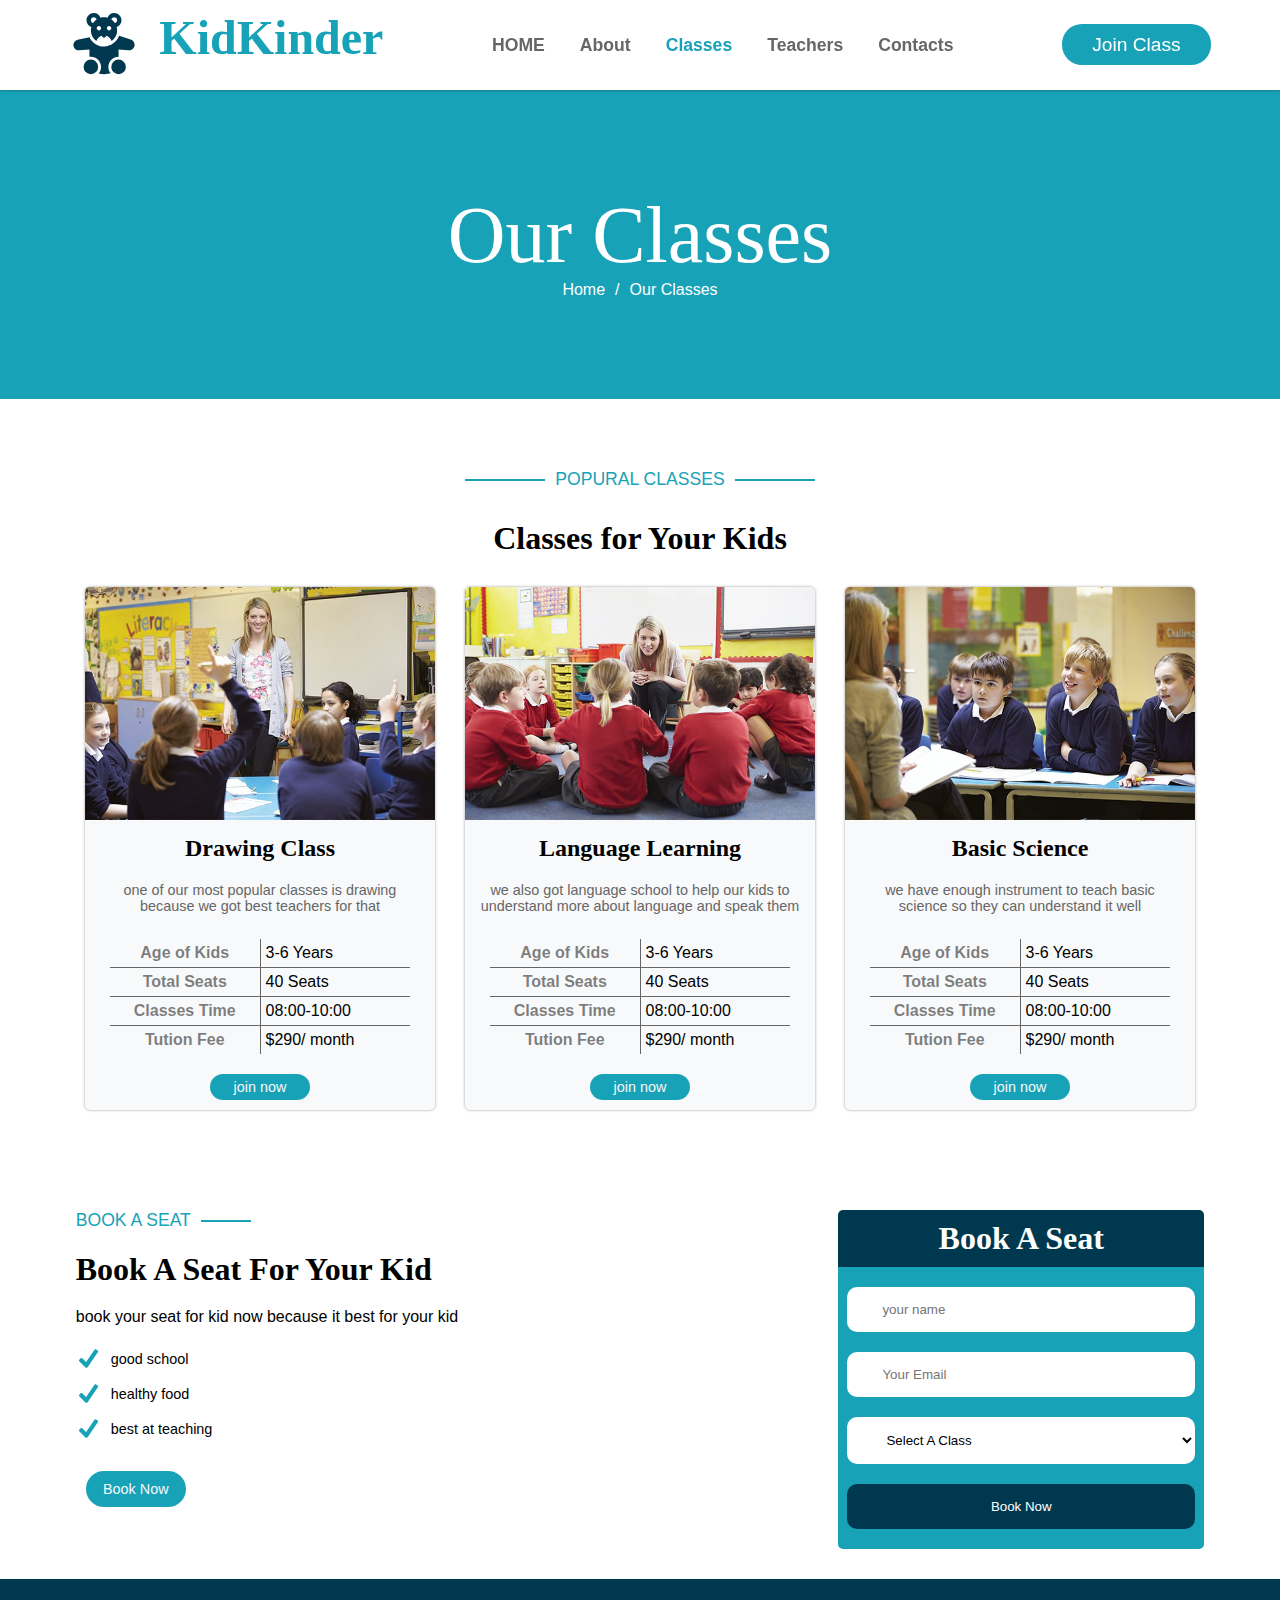
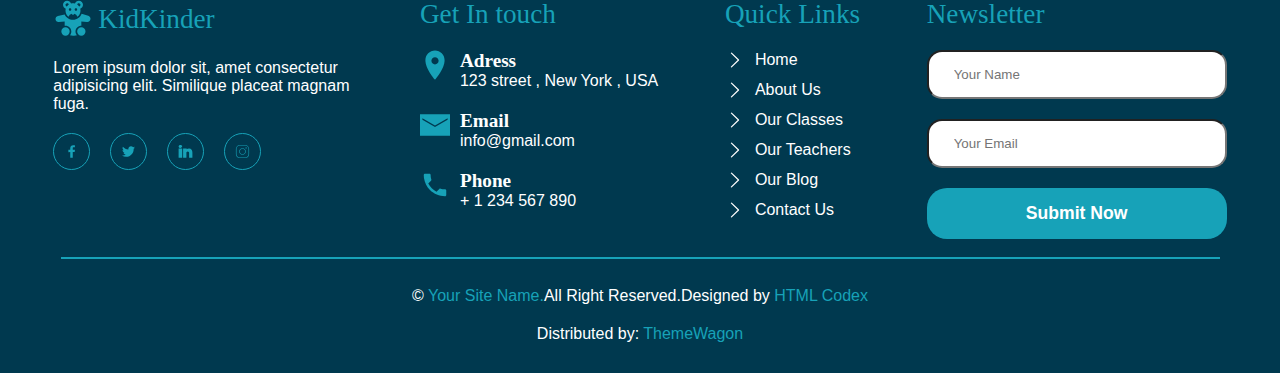
<file: classes.html>
<!DOCTYPE html>
<html lang="en">
<head>
    <meta charset="UTF-8">
    <meta name="theme-color" content="#17a2b8">
    <meta http-equiv="X-UA-Compatible" content="IE=edge">
    <meta name="viewport" content="width=device-width, initial-scale=1.0">
    <link rel="shortcut icon" href="./img/logo.png" type="image/x-icon">
    <title>kidkinder</title>
    <link rel="stylesheet" href="./kidkinder.css">
</head>
<body>
    <div class="nav">
        <a href="">
            <div class="nav-logo">
                <svg xmlns="http://www.w3.org/2000/svg" viewBox="0 0 48 48">
                    <path d="M17 2C14.243 2 12 4.243 12 7C12 9.162 13.3875 10.989547 15.3125 11.685547C15.1145 12.425547 15 13.199 15 14C15 17.011 16.490578 19.673594 18.767578 21.308594C19.331578 19.563594 20.747484 18.213797 22.521484 17.716797C22.627484 18.441797 23.246 19 24 19C24.753 19 25.371516 18.44275 25.478516 17.71875C27.247516 18.21875 28.649891 19.576266 29.212891 21.322266C31.500891 19.689266 33 17.019 33 14C33 13.199 32.8855 12.425547 32.6875 11.685547C34.6125 10.989547 36 9.162 36 7C36 4.243 33.757 2 31 2C28.838 2 27.010453 3.3875 26.314453 5.3125C25.574453 5.1145 24.801 5 24 5C23.199 5 22.425547 5.1145 21.685547 5.3125C20.989547 3.3875 19.162 2 17 2 z M 17 5C17.95 5 18.744266 5.6676406 18.947266 6.5566406C18.008266 7.1966406 17.196641 8.0082656 16.556641 8.9472656C15.667641 8.7442656 15 7.95 15 7C15 5.897 15.897 5 17 5 z M 31 5C32.103 5 33 5.897 33 7C33 7.95 32.332359 8.7442656 31.443359 8.9472656C30.804359 8.0092656 29.992687 7.1975937 29.054688 6.5585938C29.256687 5.6685938 30.05 5 31 5 z M 20.5 11C21.328 11 22 11.672 22 12.5C22 13.328 21.328 14 20.5 14C19.672 14 19 13.328 19 12.5C19 11.672 19.672 11 20.5 11 z M 27.5 11C28.328 11 29 11.672 29 12.5C29 13.328 28.328 14 27.5 14C26.672 14 26 13.328 26 12.5C26 11.672 26.672 11 27.5 11 z M 34.337891 17.722656C32.807891 21.958656 28.758 25 24 25C19.58 25 15.770437 22.372516 14.023438 18.603516L5.9003906 20.369141C4.2073906 20.736141 3 22.23675 3 23.96875C3 26.13375 4.858625 27.830766 7.015625 27.634766L14 27L14 32.080078C14.328 32.033078 14.66 32 15 32C18.859 32 22 35.141 22 39C22 40.702 21.388047 42.263516 20.373047 43.478516C21.502047 43.770516 22.914 44 24 44C26.061 44 27.572406 43.73325 28.566406 43.40625C27.588406 42.20125 27 40.669 27 39C27 35.141 30.141 32 34 32L34 27L40.841797 27.621094C43.074797 27.824094 45 26.066219 45 23.824219C45 22.146219 43.902875 20.665734 42.296875 20.177734L34.337891 17.722656 z M 15 34 A 5 5 0 0 0 15 44 A 5 5 0 0 0 15 34 z M 34 34 A 5 5 0 0 0 34 44 A 5 5 0 0 0 34 34 z"  />
                </svg>
                <h1>KidKinder</h1>
            </div>
        </a>
        <div class="nav-links" id="nav">
            <a href="index.html">HOME</a>
            <a href="about.html" >About</a>
            <a href="classes.html" class="on">Classes</a>
            <a href="teachers.html">Teachers</a>
            <a href="contacts.html">Contacts</a>
        </div>
        <div class="nav-join">
            <a href=""> Join Class</a>
        </div>
        <div class="menu">
            <svg xmlns="http://www.w3.org/2000/svg" viewBox="0 0 50 50" id="menu">
                <path d="M0 7.5L0 12.5L50 12.5L50 7.5 Z M 0 22.5L0 27.5L50 27.5L50 22.5 Z M 0 37.5L0 42.5L50 42.5L50 37.5Z"/>
            </svg>
        </div>
    </div>
    <div class="all-intro">
        <h1>Our Classes</h1>
        <div class="all-intro-one">
            <a href="index.html">Home</a>
            <p>/</p>
            <p>Our Classes</p>
        </div>
    </div>
    <div class="classes">
        <h2><hr>POPURAL CLASSES <hr></h2>
        <h1>Classes for Your Kids</h1>
        <div class="classes-cards">
            <div class="classes-card">
                <img src="./img/class-1.jpg" alt="">
                <div class="classes-card-one">
                    <h1>Drawing  Class</h1>
                    <p>one of our most popular classes is drawing because we got best teachers for that</p>
                </div>
                <div class="classes-card-two">
                    <table>
                        <tr>
                            <th>Age of Kids</th>
                            <td>3-6 Years</td>
                        </tr>
                        <tr>
                            <th>Total Seats</th>
                            <td>40 Seats</td>
                        </tr>
                        <tr>
                            <th>Classes Time</th>
                            <td>08:00-10:00</td>
                        </tr>
                        <tr>
                            <th class="no-bottom-border">Tution Fee</th>
                            <td class="no-bottom-border">$290/ month</td>
                        </tr>
                    </table>
                </div>
                <a href="">join now</a>
            </div>
            <div class="classes-card">
                <img src="./img/class-2.jpg" alt="">
                <div class="classes-card-one">
                    <h1>Language Learning</h1>
                    <p>we also got language school to help our kids to understand more about language and speak them</p>
                </div>
                <div class="classes-card-two">
                    <table>
                        <tr>
                            <th>Age of Kids</th>
                            <td>3-6 Years</td>
                        </tr>
                        <tr>
                            <th>Total Seats</th>
                            <td>40 Seats</td>
                        </tr>
                        <tr>
                            <th>Classes Time</th>
                            <td>08:00-10:00</td>
                        </tr>
                        <tr>
                            <th class="no-bottom-border">Tution Fee</th>
                            <td class="no-bottom-border">$290/ month</td>
                        </tr>
                    </table>
                </div>
                <a href="">join now</a>
            </div>
            <div class="classes-card">
                <img src="./img/class-3.jpg" alt="">
                <div class="classes-card-one">
                    <h1>Basic Science</h1>
                    <p>we have enough instrument to teach basic science so they can understand it well</p>
                </div>
                <div class="classes-card-two">
                    <table>
                        <tr>
                            <th>Age of Kids</th>
                            <td>3-6 Years</td>
                        </tr>
                        <tr>
                            <th>Total Seats</th>
                            <td>40 Seats</td>
                        </tr>
                        <tr>
                            <th>Classes Time</th>
                            <td>08:00-10:00</td>
                        </tr>
                        <tr>
                            <th class="no-bottom-border">Tution Fee</th>
                            <td class="no-bottom-border">$290/ month</td>
                        </tr>
                    </table>
                </div>
                <a href="">join now</a>
            </div>
        </div>
    </div>
    <div class="booking">
        <div class="booking-one">
            <h2>BOOK A SEAT <hr></h2>
            <h1>Book A Seat For Your Kid</h1>
            <p>book your seat for kid now because it best for your kid</p>
            <div class="booking-check">
                <div class="booking-check-one">
                    <svg xmlns="http://www.w3.org/2000/svg" viewBox="0 0 26 26">
                        <path d="M22.566406 4.730469L20.773438 3.511719C20.277344 3.175781 19.597656 3.304688 19.265625 3.796875L10.476563 16.757813L6.4375 12.71875C6.015625 12.296875 5.328125 12.296875 4.90625 12.71875L3.371094 14.253906C2.949219 14.675781 2.949219 15.363281 3.371094 15.789063L9.582031 22C9.929688 22.347656 10.476563 22.613281 10.96875 22.613281C11.460938 22.613281 11.957031 22.304688 12.277344 21.839844L22.855469 6.234375C23.191406 5.742188 23.0625 5.066406 22.566406 4.730469Z"/>
                    </svg>
                    <p>good school</p>  
                </div>
                <div class="booking-check-one">
                    <svg xmlns="http://www.w3.org/2000/svg" viewBox="0 0 26 26">
                        <path d="M22.566406 4.730469L20.773438 3.511719C20.277344 3.175781 19.597656 3.304688 19.265625 3.796875L10.476563 16.757813L6.4375 12.71875C6.015625 12.296875 5.328125 12.296875 4.90625 12.71875L3.371094 14.253906C2.949219 14.675781 2.949219 15.363281 3.371094 15.789063L9.582031 22C9.929688 22.347656 10.476563 22.613281 10.96875 22.613281C11.460938 22.613281 11.957031 22.304688 12.277344 21.839844L22.855469 6.234375C23.191406 5.742188 23.0625 5.066406 22.566406 4.730469Z"/>
                    </svg>
                    <p>healthy food</p>  
                </div>
                <div class="booking-check-one">
                    <svg xmlns="http://www.w3.org/2000/svg" viewBox="0 0 26 26">
                        <path d="M22.566406 4.730469L20.773438 3.511719C20.277344 3.175781 19.597656 3.304688 19.265625 3.796875L10.476563 16.757813L6.4375 12.71875C6.015625 12.296875 5.328125 12.296875 4.90625 12.71875L3.371094 14.253906C2.949219 14.675781 2.949219 15.363281 3.371094 15.789063L9.582031 22C9.929688 22.347656 10.476563 22.613281 10.96875 22.613281C11.460938 22.613281 11.957031 22.304688 12.277344 21.839844L22.855469 6.234375C23.191406 5.742188 23.0625 5.066406 22.566406 4.730469Z"/>
                    </svg>
                    <p>best at teaching</p>  
                </div>
            </div>
            <a href="">Book Now</a>
        </div>
        <div class="booking-two">
           <div class="booking-form">
            <h1>Book A Seat</h1>
           </div>
            <form action="">
                <input type="text" placeholder="your name" required>
                <input type="email" placeholder="Your Email" required>
                <select name="" id="" required>
                    <option value="" >Select A Class</option>
                    <option value="">Class 1</option>
                    <option value="">Class 2</option>
                    <option value="">Class 3</option>
                </select>
                <button>Book Now</button>
            </form>
        </div>
    </div>
    <div class="end">
        <div class="end-one">
            <div class="end-sites">
                <a href="">
                    <svg xmlns="http://www.w3.org/2000/svg" viewBox="0 0 48 48">
                        <path d="M17 2C14.243 2 12 4.243 12 7C12 9.162 13.3875 10.989547 15.3125 11.685547C15.1145 12.425547 15 13.199 15 14C15 17.011 16.490578 19.673594 18.767578 21.308594C19.331578 19.563594 20.747484 18.213797 22.521484 17.716797C22.627484 18.441797 23.246 19 24 19C24.753 19 25.371516 18.44275 25.478516 17.71875C27.247516 18.21875 28.649891 19.576266 29.212891 21.322266C31.500891 19.689266 33 17.019 33 14C33 13.199 32.8855 12.425547 32.6875 11.685547C34.6125 10.989547 36 9.162 36 7C36 4.243 33.757 2 31 2C28.838 2 27.010453 3.3875 26.314453 5.3125C25.574453 5.1145 24.801 5 24 5C23.199 5 22.425547 5.1145 21.685547 5.3125C20.989547 3.3875 19.162 2 17 2 z M 17 5C17.95 5 18.744266 5.6676406 18.947266 6.5566406C18.008266 7.1966406 17.196641 8.0082656 16.556641 8.9472656C15.667641 8.7442656 15 7.95 15 7C15 5.897 15.897 5 17 5 z M 31 5C32.103 5 33 5.897 33 7C33 7.95 32.332359 8.7442656 31.443359 8.9472656C30.804359 8.0092656 29.992687 7.1975937 29.054688 6.5585938C29.256687 5.6685938 30.05 5 31 5 z M 20.5 11C21.328 11 22 11.672 22 12.5C22 13.328 21.328 14 20.5 14C19.672 14 19 13.328 19 12.5C19 11.672 19.672 11 20.5 11 z M 27.5 11C28.328 11 29 11.672 29 12.5C29 13.328 28.328 14 27.5 14C26.672 14 26 13.328 26 12.5C26 11.672 26.672 11 27.5 11 z M 34.337891 17.722656C32.807891 21.958656 28.758 25 24 25C19.58 25 15.770437 22.372516 14.023438 18.603516L5.9003906 20.369141C4.2073906 20.736141 3 22.23675 3 23.96875C3 26.13375 4.858625 27.830766 7.015625 27.634766L14 27L14 32.080078C14.328 32.033078 14.66 32 15 32C18.859 32 22 35.141 22 39C22 40.702 21.388047 42.263516 20.373047 43.478516C21.502047 43.770516 22.914 44 24 44C26.061 44 27.572406 43.73325 28.566406 43.40625C27.588406 42.20125 27 40.669 27 39C27 35.141 30.141 32 34 32L34 27L40.841797 27.621094C43.074797 27.824094 45 26.066219 45 23.824219C45 22.146219 43.902875 20.665734 42.296875 20.177734L34.337891 17.722656 z M 15 34 A 5 5 0 0 0 15 44 A 5 5 0 0 0 15 34 z M 34 34 A 5 5 0 0 0 34 44 A 5 5 0 0 0 34 34 z"  />
                    </svg>
                    <h1>KidKinder</h1>
                </a>
                <p>Lorem ipsum dolor sit, amet consectetur adipisicing elit. Similique placeat magnam fuga.</p>
                <div class="sites">
                    <a href="">
                        <svg xmlns="http://www.w3.org/2000/svg" viewBox="0 0 24 24">
                            <path d="M17.525,9H14V7c0-1.032,0.084-1.682,1.563-1.682h1.868v-3.18C16.522,2.044,15.608,1.998,14.693,2 C11.98,2,10,3.657,10,6.699V9H7v4l3-0.001V22h4v-9.003l3.066-0.001L17.525,9z"/>
                        </svg>
                    </a>
                    <a href="">
                        <svg xmlns="http://www.w3.org/2000/svg" viewBox="0 0 30 30">
                            <path d="M28,6.937c-0.957,0.425-1.985,0.711-3.064,0.84c1.102-0.66,1.947-1.705,2.345-2.951c-1.03,0.611-2.172,1.055-3.388,1.295 c-0.973-1.037-2.359-1.685-3.893-1.685c-2.946,0-5.334,2.389-5.334,5.334c0,0.418,0.048,0.826,0.138,1.215 c-4.433-0.222-8.363-2.346-10.995-5.574C3.351,6.199,3.088,7.115,3.088,8.094c0,1.85,0.941,3.483,2.372,4.439 c-0.874-0.028-1.697-0.268-2.416-0.667c0,0.023,0,0.044,0,0.067c0,2.585,1.838,4.741,4.279,5.23 c-0.447,0.122-0.919,0.187-1.406,0.187c-0.343,0-0.678-0.034-1.003-0.095c0.679,2.119,2.649,3.662,4.983,3.705 c-1.825,1.431-4.125,2.284-6.625,2.284c-0.43,0-0.855-0.025-1.273-0.075c2.361,1.513,5.164,2.396,8.177,2.396 c9.812,0,15.176-8.128,15.176-15.177c0-0.231-0.005-0.461-0.015-0.69C26.38,8.945,27.285,8.006,28,6.937z"/>
                        </svg>
                    </a>
                    <a href="">
                        <svg xmlns="http://www.w3.org/2000/svg" viewBox="0 0 50 50">
                            <path d="M8 3.0097656C4.53 3.0097656 2.0097656 5.0892187 2.0097656 7.9492188C2.0097656 10.819219 4.59 12.990234 8 12.990234C11.47 12.990234 13.990234 10.870625 13.990234 7.890625C13.830234 5.020625 11.36 3.0097656 8 3.0097656 z M 3 15C2.45 15 2 15.45 2 16L2 45C2 45.55 2.45 46 3 46L13 46C13.55 46 14 45.55 14 45L14 16C14 15.45 13.55 15 13 15L3 15 z M 18 15C17.45 15 17 15.45 17 16L17 45C17 45.55 17.45 46 18 46L27 46C27.552 46 28 45.552 28 45L28 30L28 29.75L28 29.5C28 27.13 29.820625 25.199531 32.140625 25.019531C32.260625 24.999531 32.38 25 32.5 25C32.62 25 32.739375 24.999531 32.859375 25.019531C35.179375 25.199531 37 27.13 37 29.5L37 45C37 45.552 37.448 46 38 46L47 46C47.55 46 48 45.55 48 45L48 28C48 21.53 44.529063 15 36.789062 15C33.269062 15 30.61 16.360234 29 17.490234L29 16C29 15.45 28.55 15 28 15L18 15 z"/>
                        </svg>
                    </a>
                    <a href="">
                        <svg xmlns="http://www.w3.org/2000/svg" viewBox="0 0 50 50">
                            <path d="M16 3C8.8324839 3 3 8.8324839 3 16L3 34C3 41.167516 8.8324839 47 16 47L34 47C41.167516 47 47 41.167516 47 34L47 16C47 8.8324839 41.167516 3 34 3L16 3 z M 16 5L34 5C40.086484 5 45 9.9135161 45 16L45 34C45 40.086484 40.086484 45 34 45L16 45C9.9135161 45 5 40.086484 5 34L5 16C5 9.9135161 9.9135161 5 16 5 z M 37 11 A 2 2 0 0 0 35 13 A 2 2 0 0 0 37 15 A 2 2 0 0 0 39 13 A 2 2 0 0 0 37 11 z M 25 14C18.936712 14 14 18.936712 14 25C14 31.063288 18.936712 36 25 36C31.063288 36 36 31.063288 36 25C36 18.936712 31.063288 14 25 14 z M 25 16C29.982407 16 34 20.017593 34 25C34 29.982407 29.982407 34 25 34C20.017593 34 16 29.982407 16 25C16 20.017593 20.017593 16 25 16 z"/>
                          </svg>
                    </a>
                </div>
            </div>
            <div class="end-contacts">
                <h1>Get In touch</h1>
                <div class="end-contacts-one">
                    <svg xmlns="http://www.w3.org/2000/svg" viewBox="0 0 50 50">
                        <path d="M25 1C16.179688 1 9 8.179688 9 17C9 31.113281 23.628906 47.945313 24.25 48.65625C24.441406 48.875 24.710938 49 25 49C25.308594 48.980469 25.558594 48.875 25.75 48.65625C26.371094 47.933594 41 30.8125 41 17C41 8.179688 33.820313 1 25 1 Z M 25 12C28.3125 12 31 14.6875 31 18C31 21.3125 28.3125 24 25 24C21.6875 24 19 21.3125 19 18C19 14.6875 21.6875 12 25 12Z"/>
                    </svg>
                    <div class="end-contacts-two">
                        <h2>Adress</h2>
                        <p>123 street , New York , USA</p>
                    </div>
                </div>
                <div class="end-contacts-one">
                    <svg xmlns="http://www.w3.org/2000/svg" viewBox="0 0 50 50">
                        <path d="M0 7L0 43L50 43L50 7 Z M 46 16.273438L25 28.179688L4 16.273438L4 13.914063L25 25.820313L46 13.914063Z"/>
                    </svg>
                    <div class="end-contacts-two">
                        <h2>Email</h2>
                        <p>info@gmail.com</p>
                    </div>
                </div>
                <div class="end-contacts-one">
                    <svg xmlns="http://www.w3.org/2000/svg" viewBox="0 0 24 24">
                        <path d="M20.023,15.488c-0.63-0.015-1.423-0.052-1.924-0.14c-0.542-0.096-1.194-0.282-1.653-0.425 c-0.36-0.112-0.752-0.013-1.019,0.253L13.21,17.38c-1.532-0.807-2.759-1.747-3.798-2.792c-1.045-1.039-1.985-2.266-2.792-3.798 l2.204-2.218C9.09,8.305,9.189,7.913,9.077,7.553C8.935,7.095,8.748,6.443,8.653,5.901C8.564,5.4,8.528,4.607,8.512,3.977 C8.499,3.432,8.055,3,7.51,3H4C3.562,3,3,3.328,3,4c0,4.539,1.84,8.874,4.966,12.034C11.126,19.16,15.461,21,20,21 c0.672,0,1-0.562,1-1v-3.51C21,15.945,20.568,15.501,20.023,15.488z"/>
                    </svg>
                    <div class="end-contacts-two">
                        <h2>Phone</h2>
                        <p>+ 1 234 567 890</p>
                    </div>
                </div>
            </div>
            <div class="end-links">
                <h1>Quick Links</h1>
               <div class="end-links-one">
                    <a href="">
                        <svg xmlns="http://www.w3.org/2000/svg" viewBox="0 0 48 48">
                            <path d="M15.460938 5.984375 A 1.50015 1.50015 0 0 0 14.455078 8.5761719L30.345703 24L14.455078 39.423828 A 1.50015 1.50015 0 1 0 16.544922 41.576172L33.544922 25.076172 A 1.50015 1.50015 0 0 0 33.544922 22.923828L16.544922 6.4238281 A 1.50015 1.50015 0 0 0 15.460938 5.984375 z"/>
                        </svg>
                        Home
                    </a>
                    <a href="">
                        <svg xmlns="http://www.w3.org/2000/svg" viewBox="0 0 48 48">
                            <path d="M15.460938 5.984375 A 1.50015 1.50015 0 0 0 14.455078 8.5761719L30.345703 24L14.455078 39.423828 A 1.50015 1.50015 0 1 0 16.544922 41.576172L33.544922 25.076172 A 1.50015 1.50015 0 0 0 33.544922 22.923828L16.544922 6.4238281 A 1.50015 1.50015 0 0 0 15.460938 5.984375 z"/>
                        </svg>
                        About Us
                    </a>
                    <a href="">
                        <svg xmlns="http://www.w3.org/2000/svg" viewBox="0 0 48 48">
                            <path d="M15.460938 5.984375 A 1.50015 1.50015 0 0 0 14.455078 8.5761719L30.345703 24L14.455078 39.423828 A 1.50015 1.50015 0 1 0 16.544922 41.576172L33.544922 25.076172 A 1.50015 1.50015 0 0 0 33.544922 22.923828L16.544922 6.4238281 A 1.50015 1.50015 0 0 0 15.460938 5.984375 z"/>
                        </svg>
                        Our Classes
                    </a>
                    <a href="">
                        <svg xmlns="http://www.w3.org/2000/svg" viewBox="0 0 48 48">
                            <path d="M15.460938 5.984375 A 1.50015 1.50015 0 0 0 14.455078 8.5761719L30.345703 24L14.455078 39.423828 A 1.50015 1.50015 0 1 0 16.544922 41.576172L33.544922 25.076172 A 1.50015 1.50015 0 0 0 33.544922 22.923828L16.544922 6.4238281 A 1.50015 1.50015 0 0 0 15.460938 5.984375 z"/>
                        </svg>
                        Our Teachers
                    </a>
                    <a href="">
                        <svg xmlns="http://www.w3.org/2000/svg" viewBox="0 0 48 48">
                            <path d="M15.460938 5.984375 A 1.50015 1.50015 0 0 0 14.455078 8.5761719L30.345703 24L14.455078 39.423828 A 1.50015 1.50015 0 1 0 16.544922 41.576172L33.544922 25.076172 A 1.50015 1.50015 0 0 0 33.544922 22.923828L16.544922 6.4238281 A 1.50015 1.50015 0 0 0 15.460938 5.984375 z"/>
                        </svg>
                        Our Blog
                    </a>
                    <a href="">
                        <svg xmlns="http://www.w3.org/2000/svg" viewBox="0 0 48 48">
                            <path d="M15.460938 5.984375 A 1.50015 1.50015 0 0 0 14.455078 8.5761719L30.345703 24L14.455078 39.423828 A 1.50015 1.50015 0 1 0 16.544922 41.576172L33.544922 25.076172 A 1.50015 1.50015 0 0 0 33.544922 22.923828L16.544922 6.4238281 A 1.50015 1.50015 0 0 0 15.460938 5.984375 z"/>
                        </svg>
                        Contact Us 
                    </a>
               </div>
            </div>
            <div class="ends-form">
                <h1>Newsletter</h1>
                <form action="">
                    <input type="text" placeholder="Your Name" required>
                    <input type="email" placeholder="Your Email" required>
                    <button>Submit Now</button>
                </form>
            </div>
        </div>
        <div class="end-two">
            <hr>
            <div class="end-copyright">
                <p>&copy; <a href="">Your Site Name.</a></p>
                <p>All Right Reserved.</p>
                <p>Designed by <a href="">HTML Codex</a></p>
            </div>
            <div>
                <p>Distributed by: <a href="">ThemeWagon</a></p>
            </div>
        </div>
    </div>
    <script>
        var menubtn = document.querySelector('#menu');
        var nav = document.querySelector('#nav');
        menubtn.onclick = function(){
            nav.classList.toggle('onclick');
        }
    </script> 
</body>
</html>
</file>
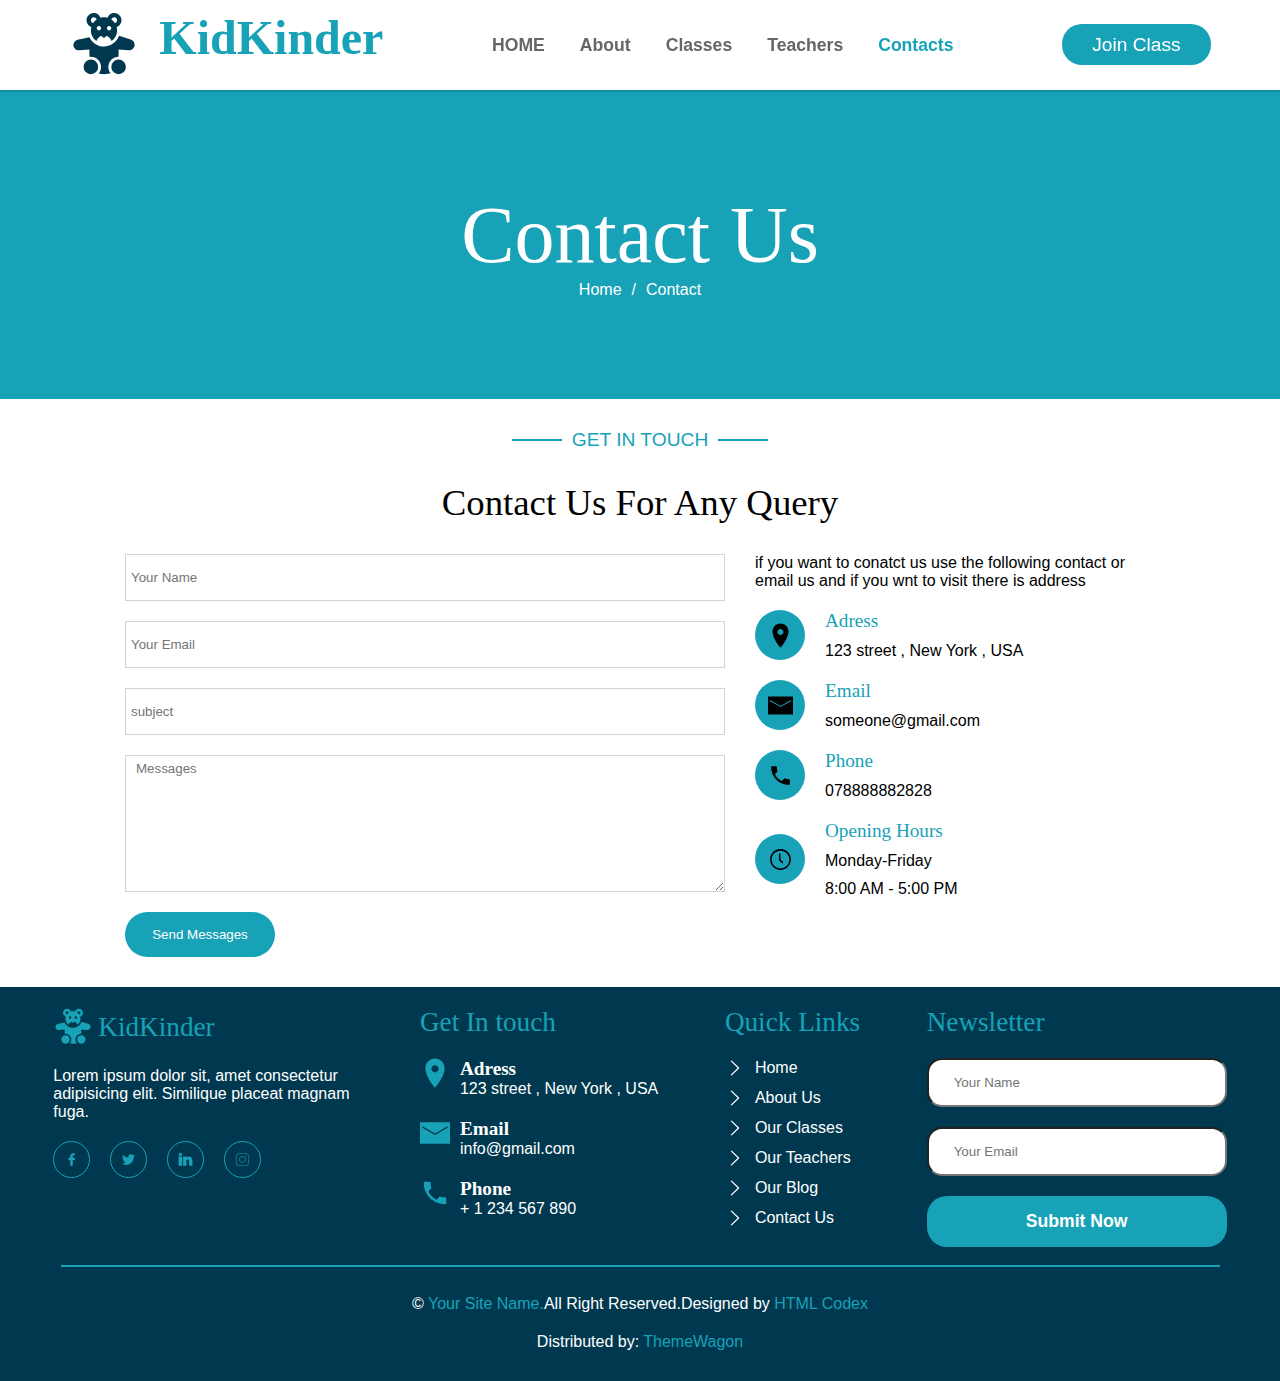
<file: contacts.html>
<!DOCTYPE html>
<html lang="en">
<head>
    <meta charset="UTF-8">
    <meta name="theme-color" content="#17a2b8">
    <meta http-equiv="X-UA-Compatible" content="IE=edge">
    <meta name="viewport" content="width=device-width, initial-scale=1.0">
    <link rel="shortcut icon" href="./img/logo.png" type="image/x-icon">
    <title>kidkinder</title>
    <link rel="stylesheet" href="./kidkinder.css">
    <script async src="https://pagead2.googlesyndication.com/pagead/js/adsbygoogle.js?client=ca-pub-2864387622629553"
     crossorigin="anonymous"></script>
</head>
<body>
    <div class="nav">
        <a href="">
            <div class="nav-logo">
                <svg xmlns="http://www.w3.org/2000/svg" viewBox="0 0 48 48">
                    <path d="M17 2C14.243 2 12 4.243 12 7C12 9.162 13.3875 10.989547 15.3125 11.685547C15.1145 12.425547 15 13.199 15 14C15 17.011 16.490578 19.673594 18.767578 21.308594C19.331578 19.563594 20.747484 18.213797 22.521484 17.716797C22.627484 18.441797 23.246 19 24 19C24.753 19 25.371516 18.44275 25.478516 17.71875C27.247516 18.21875 28.649891 19.576266 29.212891 21.322266C31.500891 19.689266 33 17.019 33 14C33 13.199 32.8855 12.425547 32.6875 11.685547C34.6125 10.989547 36 9.162 36 7C36 4.243 33.757 2 31 2C28.838 2 27.010453 3.3875 26.314453 5.3125C25.574453 5.1145 24.801 5 24 5C23.199 5 22.425547 5.1145 21.685547 5.3125C20.989547 3.3875 19.162 2 17 2 z M 17 5C17.95 5 18.744266 5.6676406 18.947266 6.5566406C18.008266 7.1966406 17.196641 8.0082656 16.556641 8.9472656C15.667641 8.7442656 15 7.95 15 7C15 5.897 15.897 5 17 5 z M 31 5C32.103 5 33 5.897 33 7C33 7.95 32.332359 8.7442656 31.443359 8.9472656C30.804359 8.0092656 29.992687 7.1975937 29.054688 6.5585938C29.256687 5.6685938 30.05 5 31 5 z M 20.5 11C21.328 11 22 11.672 22 12.5C22 13.328 21.328 14 20.5 14C19.672 14 19 13.328 19 12.5C19 11.672 19.672 11 20.5 11 z M 27.5 11C28.328 11 29 11.672 29 12.5C29 13.328 28.328 14 27.5 14C26.672 14 26 13.328 26 12.5C26 11.672 26.672 11 27.5 11 z M 34.337891 17.722656C32.807891 21.958656 28.758 25 24 25C19.58 25 15.770437 22.372516 14.023438 18.603516L5.9003906 20.369141C4.2073906 20.736141 3 22.23675 3 23.96875C3 26.13375 4.858625 27.830766 7.015625 27.634766L14 27L14 32.080078C14.328 32.033078 14.66 32 15 32C18.859 32 22 35.141 22 39C22 40.702 21.388047 42.263516 20.373047 43.478516C21.502047 43.770516 22.914 44 24 44C26.061 44 27.572406 43.73325 28.566406 43.40625C27.588406 42.20125 27 40.669 27 39C27 35.141 30.141 32 34 32L34 27L40.841797 27.621094C43.074797 27.824094 45 26.066219 45 23.824219C45 22.146219 43.902875 20.665734 42.296875 20.177734L34.337891 17.722656 z M 15 34 A 5 5 0 0 0 15 44 A 5 5 0 0 0 15 34 z M 34 34 A 5 5 0 0 0 34 44 A 5 5 0 0 0 34 34 z"  />
                </svg>
                <h1>KidKinder</h1>
            </div>
        </a>
        <div class="nav-links" id="nav">
            <a href="index.html" >HOME</a>
            <a href="about.html">About</a>
            <a href="classes.html">Classes</a>
            <a href="teachers.html">Teachers</a>
            <a href="contacts.html" class="on">Contacts</a>
        </div>
        <div class="nav-join">
            <a href=""> Join Class</a>
        </div>
        <div class="menu" id="menu">
          <!-- <div class="menu1"></div>
          <div class="menu2"></div>
          <div class="menu3"></div> -->
            <svg xmlns="http://www.w3.org/2000/svg" viewBox="0 0 50 50">
                <path d="M0 7.5L0 12.5L50 12.5L50 7.5 Z M 0 22.5L0 27.5L50 27.5L50 22.5 Z M 0 37.5L0 42.5L50 42.5L50 37.5Z"/>
            </svg>
        </div>
    </div>
    <div class="all-intro">
        <h1>Contact Us</h1>
        <div class="all-intro-one">
            <a href="index.html">Home</a>
            <p>/</p>
            <p>Contact</p>
        </div>
    </div>
    <div class="contacts">
        <h2><hr> GET IN TOUCH <hr></h2>
        <h1>Contact Us For Any Query</h1>
        <div class="contacts-one">
            <form action="">
                <input type="text" placeholder="Your Name" required>
                <input type="email" placeholder="Your Email" required>
                <input type="text" name="" id="" placeholder="subject" required>
                <textarea  placeholder="Messages" required></textarea>
                <button>Send Messages</button>
            </form>
            <div class="contacts-two">
                <p>if you want to conatct us use the following contact or email us and if you wnt to visit there is address </p>
                <div class="contacts-two-links">
                   <div class="contacts-svg">
                    <svg xmlns="http://www.w3.org/2000/svg" viewBox="0 0 50 50">
                        <path d="M25 1C16.179688 1 9 8.179688 9 17C9 31.113281 23.628906 47.945313 24.25 48.65625C24.441406 48.875 24.710938 49 25 49C25.308594 48.980469 25.558594 48.875 25.75 48.65625C26.371094 47.933594 41 30.8125 41 17C41 8.179688 33.820313 1 25 1 Z M 25 12C28.3125 12 31 14.6875 31 18C31 21.3125 28.3125 24 25 24C21.6875 24 19 21.3125 19 18C19 14.6875 21.6875 12 25 12Z"/>
                    </svg>
                   </div>
                    <div class="contacts-identify">
                        <h2>Adress</h2>
                        <p>123 street , New York , USA</p>
                    </div>
                </div>
                <div class="contacts-two-links">
                    <div class="contacts-svg">
                        <svg xmlns="http://www.w3.org/2000/svg" viewBox="0 0 50 50">
                            <path d="M0 7L0 43L50 43L50 7 Z M 46 16.273438L25 28.179688L4 16.273438L4 13.914063L25 25.820313L46 13.914063Z"/>
                        </svg>
                    </div>
                     <div class="contacts-identify">
                         <h2>Email</h2>
                         <p>someone@gmail.com</p>
                     </div>
                 </div>
                 <div class="contacts-two-links">
                    <div class="contacts-svg">
                        <svg xmlns="http://www.w3.org/2000/svg" viewBox="0 0 24 24">
                            <path d="M20.023,15.488c-0.63-0.015-1.423-0.052-1.924-0.14c-0.542-0.096-1.194-0.282-1.653-0.425 c-0.36-0.112-0.752-0.013-1.019,0.253L13.21,17.38c-1.532-0.807-2.759-1.747-3.798-2.792c-1.045-1.039-1.985-2.266-2.792-3.798 l2.204-2.218C9.09,8.305,9.189,7.913,9.077,7.553C8.935,7.095,8.748,6.443,8.653,5.901C8.564,5.4,8.528,4.607,8.512,3.977 C8.499,3.432,8.055,3,7.51,3H4C3.562,3,3,3.328,3,4c0,4.539,1.84,8.874,4.966,12.034C11.126,19.16,15.461,21,20,21 c0.672,0,1-0.562,1-1v-3.51C21,15.945,20.568,15.501,20.023,15.488z"/>
                        </svg>
                    </div>
                     <div class="contacts-identify">
                         <h2>Phone</h2>
                         <p>078888882828</p>
                     </div>
                 </div>
                 <div class="contacts-two-links">
                    <div class="contacts-svg">
                        <svg xmlns="http://www.w3.org/2000/svg" viewBox="0 0 48 48">
                            <path d="M24 4C12.972066 4 4 12.972074 4 24C4 35.027926 12.972066 44 24 44C35.027934 44 44 35.027926 44 24C44 12.972074 35.027934 4 24 4 z M 24 7C33.406615 7 41 14.593391 41 24C41 33.406609 33.406615 41 24 41C14.593385 41 7 33.406609 7 24C7 14.593391 14.593385 7 24 7 z M 22.476562 11.978516 A 1.50015 1.50015 0 0 0 21 13.5L21 24.5 A 1.50015 1.50015 0 0 0 21.439453 25.560547L26.439453 30.560547 A 1.50015 1.50015 0 1 0 28.560547 28.439453L24 23.878906L24 13.5 A 1.50015 1.50015 0 0 0 22.476562 11.978516 z"/>
                        </svg>
                    </div>
                     <div class="contacts-identify">
                         <h2>Opening Hours</h2>
                         <p>Monday-Friday</p>
                         <p>8:00 AM - 5:00 PM</p>
                     </div>
                 </div>
            </div>
        </div>
    </div>
    <div class="end">
        <div class="end-one">
            <div class="end-sites">
                <a href="">
                    <svg xmlns="http://www.w3.org/2000/svg" viewBox="0 0 48 48">
                        <path d="M17 2C14.243 2 12 4.243 12 7C12 9.162 13.3875 10.989547 15.3125 11.685547C15.1145 12.425547 15 13.199 15 14C15 17.011 16.490578 19.673594 18.767578 21.308594C19.331578 19.563594 20.747484 18.213797 22.521484 17.716797C22.627484 18.441797 23.246 19 24 19C24.753 19 25.371516 18.44275 25.478516 17.71875C27.247516 18.21875 28.649891 19.576266 29.212891 21.322266C31.500891 19.689266 33 17.019 33 14C33 13.199 32.8855 12.425547 32.6875 11.685547C34.6125 10.989547 36 9.162 36 7C36 4.243 33.757 2 31 2C28.838 2 27.010453 3.3875 26.314453 5.3125C25.574453 5.1145 24.801 5 24 5C23.199 5 22.425547 5.1145 21.685547 5.3125C20.989547 3.3875 19.162 2 17 2 z M 17 5C17.95 5 18.744266 5.6676406 18.947266 6.5566406C18.008266 7.1966406 17.196641 8.0082656 16.556641 8.9472656C15.667641 8.7442656 15 7.95 15 7C15 5.897 15.897 5 17 5 z M 31 5C32.103 5 33 5.897 33 7C33 7.95 32.332359 8.7442656 31.443359 8.9472656C30.804359 8.0092656 29.992687 7.1975937 29.054688 6.5585938C29.256687 5.6685938 30.05 5 31 5 z M 20.5 11C21.328 11 22 11.672 22 12.5C22 13.328 21.328 14 20.5 14C19.672 14 19 13.328 19 12.5C19 11.672 19.672 11 20.5 11 z M 27.5 11C28.328 11 29 11.672 29 12.5C29 13.328 28.328 14 27.5 14C26.672 14 26 13.328 26 12.5C26 11.672 26.672 11 27.5 11 z M 34.337891 17.722656C32.807891 21.958656 28.758 25 24 25C19.58 25 15.770437 22.372516 14.023438 18.603516L5.9003906 20.369141C4.2073906 20.736141 3 22.23675 3 23.96875C3 26.13375 4.858625 27.830766 7.015625 27.634766L14 27L14 32.080078C14.328 32.033078 14.66 32 15 32C18.859 32 22 35.141 22 39C22 40.702 21.388047 42.263516 20.373047 43.478516C21.502047 43.770516 22.914 44 24 44C26.061 44 27.572406 43.73325 28.566406 43.40625C27.588406 42.20125 27 40.669 27 39C27 35.141 30.141 32 34 32L34 27L40.841797 27.621094C43.074797 27.824094 45 26.066219 45 23.824219C45 22.146219 43.902875 20.665734 42.296875 20.177734L34.337891 17.722656 z M 15 34 A 5 5 0 0 0 15 44 A 5 5 0 0 0 15 34 z M 34 34 A 5 5 0 0 0 34 44 A 5 5 0 0 0 34 34 z"  />
                    </svg>
                    <h1>KidKinder</h1>
                </a>
                <p>Lorem ipsum dolor sit, amet consectetur adipisicing elit. Similique placeat magnam fuga.</p>
                <div class="sites">
                    <a href="">
                        <svg xmlns="http://www.w3.org/2000/svg" viewBox="0 0 24 24">
                            <path d="M17.525,9H14V7c0-1.032,0.084-1.682,1.563-1.682h1.868v-3.18C16.522,2.044,15.608,1.998,14.693,2 C11.98,2,10,3.657,10,6.699V9H7v4l3-0.001V22h4v-9.003l3.066-0.001L17.525,9z"/>
                        </svg>
                    </a>
                    <a href="">
                        <svg xmlns="http://www.w3.org/2000/svg" viewBox="0 0 30 30">
                            <path d="M28,6.937c-0.957,0.425-1.985,0.711-3.064,0.84c1.102-0.66,1.947-1.705,2.345-2.951c-1.03,0.611-2.172,1.055-3.388,1.295 c-0.973-1.037-2.359-1.685-3.893-1.685c-2.946,0-5.334,2.389-5.334,5.334c0,0.418,0.048,0.826,0.138,1.215 c-4.433-0.222-8.363-2.346-10.995-5.574C3.351,6.199,3.088,7.115,3.088,8.094c0,1.85,0.941,3.483,2.372,4.439 c-0.874-0.028-1.697-0.268-2.416-0.667c0,0.023,0,0.044,0,0.067c0,2.585,1.838,4.741,4.279,5.23 c-0.447,0.122-0.919,0.187-1.406,0.187c-0.343,0-0.678-0.034-1.003-0.095c0.679,2.119,2.649,3.662,4.983,3.705 c-1.825,1.431-4.125,2.284-6.625,2.284c-0.43,0-0.855-0.025-1.273-0.075c2.361,1.513,5.164,2.396,8.177,2.396 c9.812,0,15.176-8.128,15.176-15.177c0-0.231-0.005-0.461-0.015-0.69C26.38,8.945,27.285,8.006,28,6.937z"/>
                        </svg>
                    </a>
                    <a href="">
                        <svg xmlns="http://www.w3.org/2000/svg" viewBox="0 0 50 50">
                            <path d="M8 3.0097656C4.53 3.0097656 2.0097656 5.0892187 2.0097656 7.9492188C2.0097656 10.819219 4.59 12.990234 8 12.990234C11.47 12.990234 13.990234 10.870625 13.990234 7.890625C13.830234 5.020625 11.36 3.0097656 8 3.0097656 z M 3 15C2.45 15 2 15.45 2 16L2 45C2 45.55 2.45 46 3 46L13 46C13.55 46 14 45.55 14 45L14 16C14 15.45 13.55 15 13 15L3 15 z M 18 15C17.45 15 17 15.45 17 16L17 45C17 45.55 17.45 46 18 46L27 46C27.552 46 28 45.552 28 45L28 30L28 29.75L28 29.5C28 27.13 29.820625 25.199531 32.140625 25.019531C32.260625 24.999531 32.38 25 32.5 25C32.62 25 32.739375 24.999531 32.859375 25.019531C35.179375 25.199531 37 27.13 37 29.5L37 45C37 45.552 37.448 46 38 46L47 46C47.55 46 48 45.55 48 45L48 28C48 21.53 44.529063 15 36.789062 15C33.269062 15 30.61 16.360234 29 17.490234L29 16C29 15.45 28.55 15 28 15L18 15 z"/>
                        </svg>
                    </a>
                    <a href="">
                        <svg xmlns="http://www.w3.org/2000/svg" viewBox="0 0 50 50">
                            <path d="M16 3C8.8324839 3 3 8.8324839 3 16L3 34C3 41.167516 8.8324839 47 16 47L34 47C41.167516 47 47 41.167516 47 34L47 16C47 8.8324839 41.167516 3 34 3L16 3 z M 16 5L34 5C40.086484 5 45 9.9135161 45 16L45 34C45 40.086484 40.086484 45 34 45L16 45C9.9135161 45 5 40.086484 5 34L5 16C5 9.9135161 9.9135161 5 16 5 z M 37 11 A 2 2 0 0 0 35 13 A 2 2 0 0 0 37 15 A 2 2 0 0 0 39 13 A 2 2 0 0 0 37 11 z M 25 14C18.936712 14 14 18.936712 14 25C14 31.063288 18.936712 36 25 36C31.063288 36 36 31.063288 36 25C36 18.936712 31.063288 14 25 14 z M 25 16C29.982407 16 34 20.017593 34 25C34 29.982407 29.982407 34 25 34C20.017593 34 16 29.982407 16 25C16 20.017593 20.017593 16 25 16 z"/>
                          </svg>
                    </a>
                </div>
            </div>
            <div class="end-contacts">
                <h1>Get In touch</h1>
                <div class="end-contacts-one">
                    <svg xmlns="http://www.w3.org/2000/svg" viewBox="0 0 50 50">
                        <path d="M25 1C16.179688 1 9 8.179688 9 17C9 31.113281 23.628906 47.945313 24.25 48.65625C24.441406 48.875 24.710938 49 25 49C25.308594 48.980469 25.558594 48.875 25.75 48.65625C26.371094 47.933594 41 30.8125 41 17C41 8.179688 33.820313 1 25 1 Z M 25 12C28.3125 12 31 14.6875 31 18C31 21.3125 28.3125 24 25 24C21.6875 24 19 21.3125 19 18C19 14.6875 21.6875 12 25 12Z"/>
                    </svg>
                    <div class="end-contacts-two">
                        <h2>Adress</h2>
                        <p>123 street , New York , USA</p>
                    </div>
                </div>
                <div class="end-contacts-one">
                    <svg xmlns="http://www.w3.org/2000/svg" viewBox="0 0 50 50">
                        <path d="M0 7L0 43L50 43L50 7 Z M 46 16.273438L25 28.179688L4 16.273438L4 13.914063L25 25.820313L46 13.914063Z"/>
                    </svg>
                    <div class="end-contacts-two">
                        <h2>Email</h2>
                        <p>info@gmail.com</p>
                    </div>
                </div>
                <div class="end-contacts-one">
                    <svg xmlns="http://www.w3.org/2000/svg" viewBox="0 0 24 24">
                        <path d="M20.023,15.488c-0.63-0.015-1.423-0.052-1.924-0.14c-0.542-0.096-1.194-0.282-1.653-0.425 c-0.36-0.112-0.752-0.013-1.019,0.253L13.21,17.38c-1.532-0.807-2.759-1.747-3.798-2.792c-1.045-1.039-1.985-2.266-2.792-3.798 l2.204-2.218C9.09,8.305,9.189,7.913,9.077,7.553C8.935,7.095,8.748,6.443,8.653,5.901C8.564,5.4,8.528,4.607,8.512,3.977 C8.499,3.432,8.055,3,7.51,3H4C3.562,3,3,3.328,3,4c0,4.539,1.84,8.874,4.966,12.034C11.126,19.16,15.461,21,20,21 c0.672,0,1-0.562,1-1v-3.51C21,15.945,20.568,15.501,20.023,15.488z"/>
                    </svg>
                    <div class="end-contacts-two">
                        <h2>Phone</h2>
                        <p>+ 1 234 567 890</p>
                    </div>
                </div>
            </div>
            <div class="end-links">
                <h1>Quick Links</h1>
               <div class="end-links-one">
                    <a href="">
                        <svg xmlns="http://www.w3.org/2000/svg" viewBox="0 0 48 48">
                            <path d="M15.460938 5.984375 A 1.50015 1.50015 0 0 0 14.455078 8.5761719L30.345703 24L14.455078 39.423828 A 1.50015 1.50015 0 1 0 16.544922 41.576172L33.544922 25.076172 A 1.50015 1.50015 0 0 0 33.544922 22.923828L16.544922 6.4238281 A 1.50015 1.50015 0 0 0 15.460938 5.984375 z"/>
                        </svg>
                        Home
                    </a>
                    <a href="">
                        <svg xmlns="http://www.w3.org/2000/svg" viewBox="0 0 48 48">
                            <path d="M15.460938 5.984375 A 1.50015 1.50015 0 0 0 14.455078 8.5761719L30.345703 24L14.455078 39.423828 A 1.50015 1.50015 0 1 0 16.544922 41.576172L33.544922 25.076172 A 1.50015 1.50015 0 0 0 33.544922 22.923828L16.544922 6.4238281 A 1.50015 1.50015 0 0 0 15.460938 5.984375 z"/>
                        </svg>
                        About Us
                    </a>
                    <a href="">
                        <svg xmlns="http://www.w3.org/2000/svg" viewBox="0 0 48 48">
                            <path d="M15.460938 5.984375 A 1.50015 1.50015 0 0 0 14.455078 8.5761719L30.345703 24L14.455078 39.423828 A 1.50015 1.50015 0 1 0 16.544922 41.576172L33.544922 25.076172 A 1.50015 1.50015 0 0 0 33.544922 22.923828L16.544922 6.4238281 A 1.50015 1.50015 0 0 0 15.460938 5.984375 z"/>
                        </svg>
                        Our Classes
                    </a>
                    <a href="">
                        <svg xmlns="http://www.w3.org/2000/svg" viewBox="0 0 48 48">
                            <path d="M15.460938 5.984375 A 1.50015 1.50015 0 0 0 14.455078 8.5761719L30.345703 24L14.455078 39.423828 A 1.50015 1.50015 0 1 0 16.544922 41.576172L33.544922 25.076172 A 1.50015 1.50015 0 0 0 33.544922 22.923828L16.544922 6.4238281 A 1.50015 1.50015 0 0 0 15.460938 5.984375 z"/>
                        </svg>
                        Our Teachers
                    </a>
                    <a href="">
                        <svg xmlns="http://www.w3.org/2000/svg" viewBox="0 0 48 48">
                            <path d="M15.460938 5.984375 A 1.50015 1.50015 0 0 0 14.455078 8.5761719L30.345703 24L14.455078 39.423828 A 1.50015 1.50015 0 1 0 16.544922 41.576172L33.544922 25.076172 A 1.50015 1.50015 0 0 0 33.544922 22.923828L16.544922 6.4238281 A 1.50015 1.50015 0 0 0 15.460938 5.984375 z"/>
                        </svg>
                        Our Blog
                    </a>
                    <a href="">
                        <svg xmlns="http://www.w3.org/2000/svg" viewBox="0 0 48 48">
                            <path d="M15.460938 5.984375 A 1.50015 1.50015 0 0 0 14.455078 8.5761719L30.345703 24L14.455078 39.423828 A 1.50015 1.50015 0 1 0 16.544922 41.576172L33.544922 25.076172 A 1.50015 1.50015 0 0 0 33.544922 22.923828L16.544922 6.4238281 A 1.50015 1.50015 0 0 0 15.460938 5.984375 z"/>
                        </svg>
                        Contact Us 
                    </a>
               </div>
            </div>
            <div class="ends-form">
                <h1>Newsletter</h1>
                <form action="">
                    <input type="text" placeholder="Your Name" required>
                    <input type="email" placeholder="Your Email" required>
                    <button>Submit Now</button>
                </form>
            </div>
        </div>
        <div class="end-two">
            <hr>
            <div class="end-copyright">
                <p>&copy; <a href="">Your Site Name.</a></p>
                <p>All Right Reserved.</p>
                <p>Designed by <a href="">HTML Codex</a></p>
            </div>
            <div>
                <p>Distributed by: <a href="">ThemeWagon</a></p>
            </div>
        </div>
    </div>
    <script>
        var menubtn = document.querySelector('#menu');
        var nav = document.querySelector('#nav');
        menubtn.onclick = function(){
            nav.classList.toggle('onclick');
        }
    </script> 
</body>
</html>
</file>
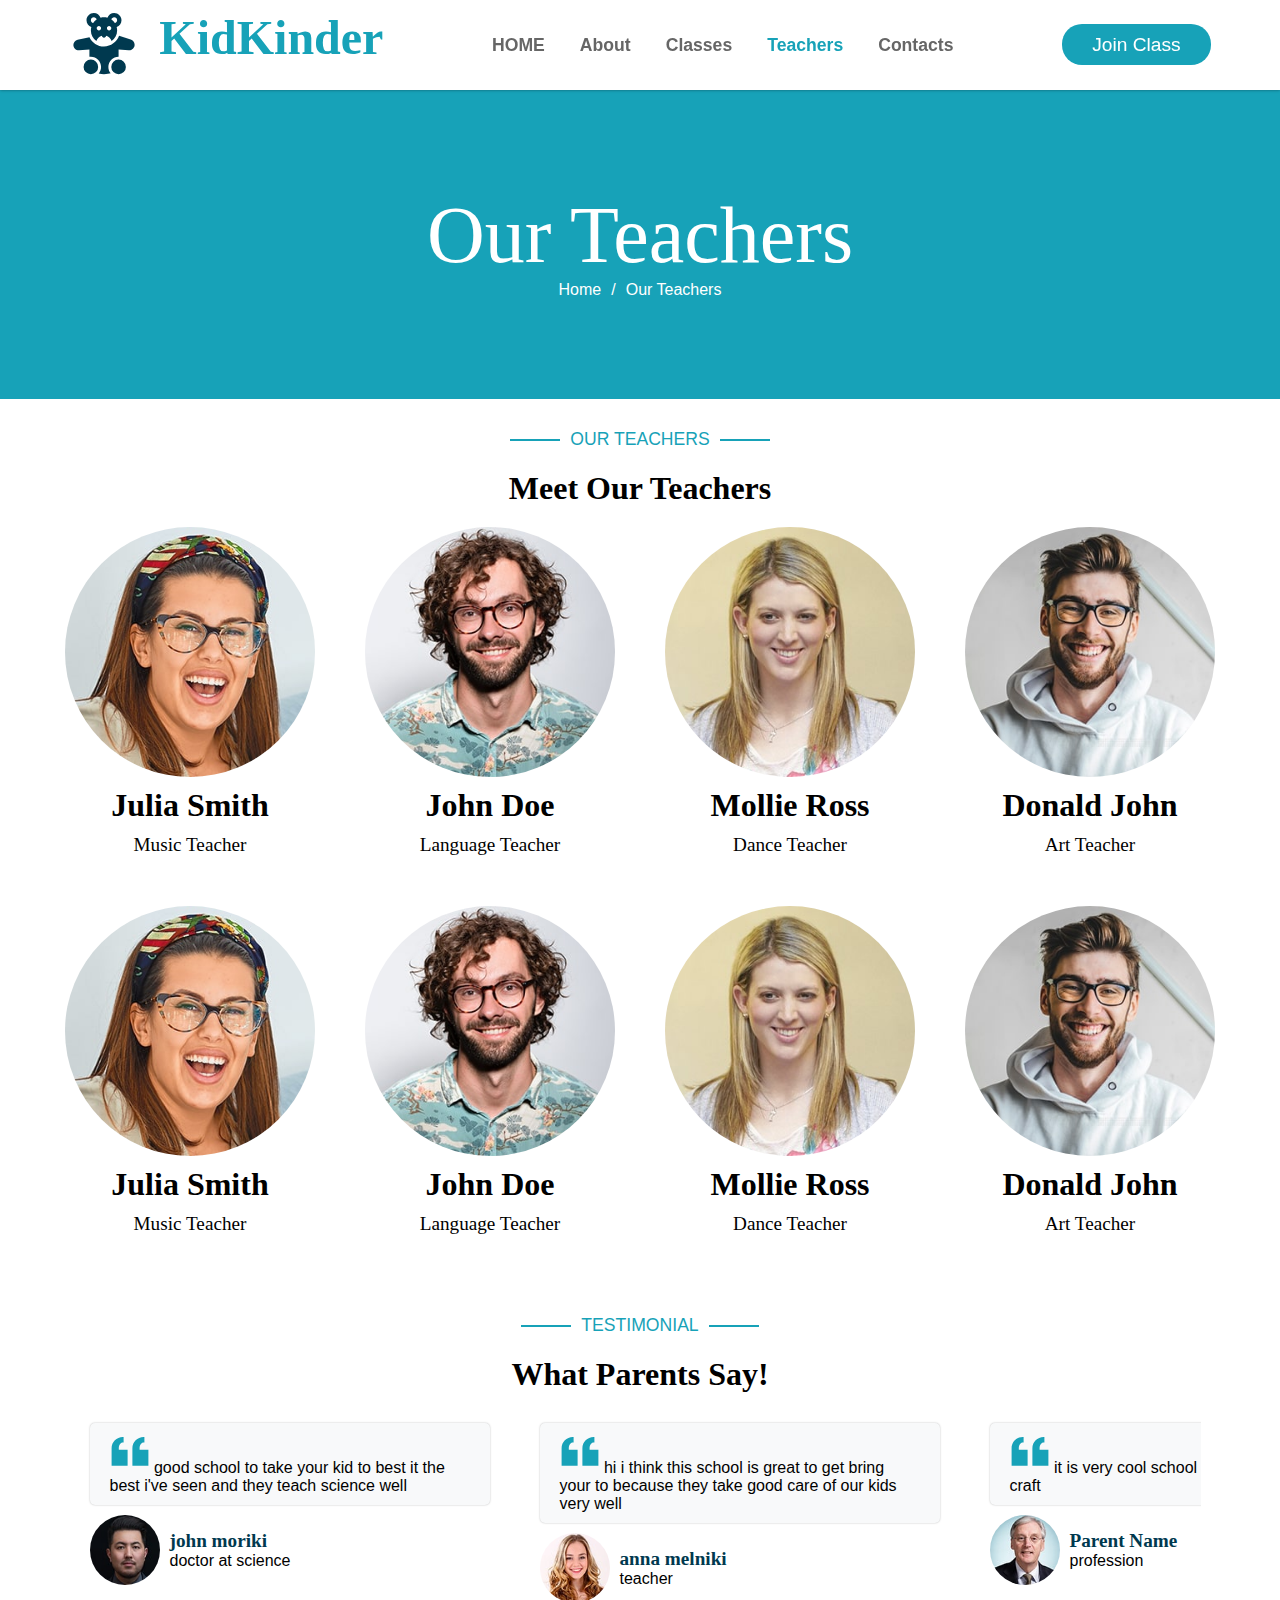
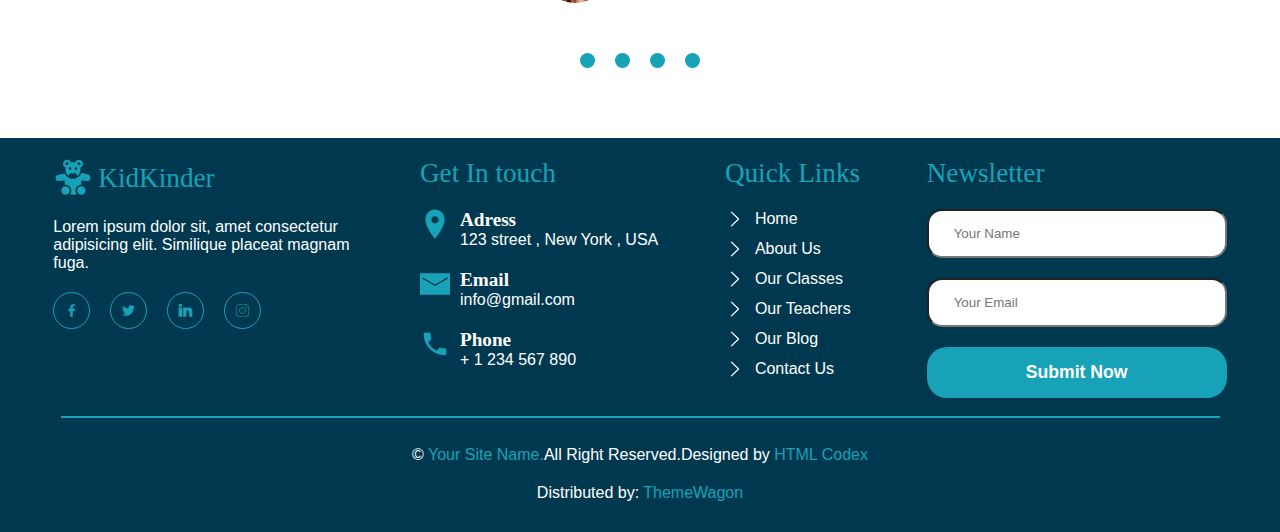
<file: teachers.html>
<!DOCTYPE html>
<html lang="en">
<head>
    <meta charset="UTF-8">
    <meta name="theme-color" content="#17a2b8">
    <meta http-equiv="X-UA-Compatible" content="IE=edge">
    <meta name="viewport" content="width=device-width, initial-scale=1.0">
    <title>kidkinder</title>
    <link rel="shortcut icon" href="./img/logo.png" type="image/x-icon">
    <link rel="stylesheet" href="./kidkinder.css">
    <script async src="https://pagead2.googlesyndication.com/pagead/js/adsbygoogle.js?client=ca-pub-2864387622629553"
     crossorigin="anonymous"></script>
</head>
<body>
    <div class="nav">
        <a href="">
            <div class="nav-logo">
                <svg xmlns="http://www.w3.org/2000/svg" viewBox="0 0 48 48">
                    <path d="M17 2C14.243 2 12 4.243 12 7C12 9.162 13.3875 10.989547 15.3125 11.685547C15.1145 12.425547 15 13.199 15 14C15 17.011 16.490578 19.673594 18.767578 21.308594C19.331578 19.563594 20.747484 18.213797 22.521484 17.716797C22.627484 18.441797 23.246 19 24 19C24.753 19 25.371516 18.44275 25.478516 17.71875C27.247516 18.21875 28.649891 19.576266 29.212891 21.322266C31.500891 19.689266 33 17.019 33 14C33 13.199 32.8855 12.425547 32.6875 11.685547C34.6125 10.989547 36 9.162 36 7C36 4.243 33.757 2 31 2C28.838 2 27.010453 3.3875 26.314453 5.3125C25.574453 5.1145 24.801 5 24 5C23.199 5 22.425547 5.1145 21.685547 5.3125C20.989547 3.3875 19.162 2 17 2 z M 17 5C17.95 5 18.744266 5.6676406 18.947266 6.5566406C18.008266 7.1966406 17.196641 8.0082656 16.556641 8.9472656C15.667641 8.7442656 15 7.95 15 7C15 5.897 15.897 5 17 5 z M 31 5C32.103 5 33 5.897 33 7C33 7.95 32.332359 8.7442656 31.443359 8.9472656C30.804359 8.0092656 29.992687 7.1975937 29.054688 6.5585938C29.256687 5.6685938 30.05 5 31 5 z M 20.5 11C21.328 11 22 11.672 22 12.5C22 13.328 21.328 14 20.5 14C19.672 14 19 13.328 19 12.5C19 11.672 19.672 11 20.5 11 z M 27.5 11C28.328 11 29 11.672 29 12.5C29 13.328 28.328 14 27.5 14C26.672 14 26 13.328 26 12.5C26 11.672 26.672 11 27.5 11 z M 34.337891 17.722656C32.807891 21.958656 28.758 25 24 25C19.58 25 15.770437 22.372516 14.023438 18.603516L5.9003906 20.369141C4.2073906 20.736141 3 22.23675 3 23.96875C3 26.13375 4.858625 27.830766 7.015625 27.634766L14 27L14 32.080078C14.328 32.033078 14.66 32 15 32C18.859 32 22 35.141 22 39C22 40.702 21.388047 42.263516 20.373047 43.478516C21.502047 43.770516 22.914 44 24 44C26.061 44 27.572406 43.73325 28.566406 43.40625C27.588406 42.20125 27 40.669 27 39C27 35.141 30.141 32 34 32L34 27L40.841797 27.621094C43.074797 27.824094 45 26.066219 45 23.824219C45 22.146219 43.902875 20.665734 42.296875 20.177734L34.337891 17.722656 z M 15 34 A 5 5 0 0 0 15 44 A 5 5 0 0 0 15 34 z M 34 34 A 5 5 0 0 0 34 44 A 5 5 0 0 0 34 34 z"  />
                </svg>
                <h1>KidKinder</h1>
            </div>
        </a>
        <div class="nav-links" id="nav">
            <a href="index.html">HOME</a>
            <a href="about.html" >About</a>
            <a href="classes.html">Classes</a>
            <a href="teachers.html" class="on">Teachers</a>
            <a href="contacts.html">Contacts</a>
        </div>
        <div class="nav-join">
            <a href=""> Join Class</a>
        </div>
        <div class="menu">
            <svg xmlns="http://www.w3.org/2000/svg" viewBox="0 0 50 50" id="menu">
                <path d="M0 7.5L0 12.5L50 12.5L50 7.5 Z M 0 22.5L0 27.5L50 27.5L50 22.5 Z M 0 37.5L0 42.5L50 42.5L50 37.5Z"/>
            </svg>
        </div>
    </div>
    <div class="all-intro">
        <h1>Our Teachers</h1>
        <div class="all-intro-one">
            <a href="index.html">Home</a>
            <p>/</p>
            <p>Our Teachers</p>
        </div>
    </div>
    <div class="teachers">
        <h2><hr> OUR TEACHERS <hr></h2>
        <h1>Meet Our Teachers</h1>
        <div class="teachers-cards">
            <div class="teachers-card">
                <div class="teachers-card-one">
                    <img src="./img/team-1.jpg" alt="">
                    <div class="teachers-links">
                        <a href="">
                            <svg xmlns="http://www.w3.org/2000/svg" viewBox="0 0 30 30">
                                <path d="M28,6.937c-0.957,0.425-1.985,0.711-3.064,0.84c1.102-0.66,1.947-1.705,2.345-2.951c-1.03,0.611-2.172,1.055-3.388,1.295 c-0.973-1.037-2.359-1.685-3.893-1.685c-2.946,0-5.334,2.389-5.334,5.334c0,0.418,0.048,0.826,0.138,1.215 c-4.433-0.222-8.363-2.346-10.995-5.574C3.351,6.199,3.088,7.115,3.088,8.094c0,1.85,0.941,3.483,2.372,4.439 c-0.874-0.028-1.697-0.268-2.416-0.667c0,0.023,0,0.044,0,0.067c0,2.585,1.838,4.741,4.279,5.23 c-0.447,0.122-0.919,0.187-1.406,0.187c-0.343,0-0.678-0.034-1.003-0.095c0.679,2.119,2.649,3.662,4.983,3.705 c-1.825,1.431-4.125,2.284-6.625,2.284c-0.43,0-0.855-0.025-1.273-0.075c2.361,1.513,5.164,2.396,8.177,2.396 c9.812,0,15.176-8.128,15.176-15.177c0-0.231-0.005-0.461-0.015-0.69C26.38,8.945,27.285,8.006,28,6.937z"/>
                            </svg>
                        </a>
                        <a href="">
                            <svg xmlns="http://www.w3.org/2000/svg" viewBox="0 0 24 24">
                                <path d="M17.525,9H14V7c0-1.032,0.084-1.682,1.563-1.682h1.868v-3.18C16.522,2.044,15.608,1.998,14.693,2 C11.98,2,10,3.657,10,6.699V9H7v4l3-0.001V22h4v-9.003l3.066-0.001L17.525,9z"/>
                            </svg>
                        </a>
                        <a href="">
                            <svg xmlns="http://www.w3.org/2000/svg" viewBox="0 0 50 50">
                                <path d="M8 3.0097656C4.53 3.0097656 2.0097656 5.0892187 2.0097656 7.9492188C2.0097656 10.819219 4.59 12.990234 8 12.990234C11.47 12.990234 13.990234 10.870625 13.990234 7.890625C13.830234 5.020625 11.36 3.0097656 8 3.0097656 z M 3 15C2.45 15 2 15.45 2 16L2 45C2 45.55 2.45 46 3 46L13 46C13.55 46 14 45.55 14 45L14 16C14 15.45 13.55 15 13 15L3 15 z M 18 15C17.45 15 17 15.45 17 16L17 45C17 45.55 17.45 46 18 46L27 46C27.552 46 28 45.552 28 45L28 30L28 29.75L28 29.5C28 27.13 29.820625 25.199531 32.140625 25.019531C32.260625 24.999531 32.38 25 32.5 25C32.62 25 32.739375 24.999531 32.859375 25.019531C35.179375 25.199531 37 27.13 37 29.5L37 45C37 45.552 37.448 46 38 46L47 46C47.55 46 48 45.55 48 45L48 28C48 21.53 44.529063 15 36.789062 15C33.269062 15 30.61 16.360234 29 17.490234L29 16C29 15.45 28.55 15 28 15L18 15 z"/>
                              </svg>
                        </a>
                    </div>
                </div>
                <h1>Julia Smith</h1>
                <p>Music Teacher</p>
            </div>
            <div class="teachers-card">
                <div class="teachers-card-one">
                    <img src="./img/team-2.jpg" alt="">
                    <div class="teachers-links">
                        <a href="">
                            <svg xmlns="http://www.w3.org/2000/svg" viewBox="0 0 30 30">
                                <path d="M28,6.937c-0.957,0.425-1.985,0.711-3.064,0.84c1.102-0.66,1.947-1.705,2.345-2.951c-1.03,0.611-2.172,1.055-3.388,1.295 c-0.973-1.037-2.359-1.685-3.893-1.685c-2.946,0-5.334,2.389-5.334,5.334c0,0.418,0.048,0.826,0.138,1.215 c-4.433-0.222-8.363-2.346-10.995-5.574C3.351,6.199,3.088,7.115,3.088,8.094c0,1.85,0.941,3.483,2.372,4.439 c-0.874-0.028-1.697-0.268-2.416-0.667c0,0.023,0,0.044,0,0.067c0,2.585,1.838,4.741,4.279,5.23 c-0.447,0.122-0.919,0.187-1.406,0.187c-0.343,0-0.678-0.034-1.003-0.095c0.679,2.119,2.649,3.662,4.983,3.705 c-1.825,1.431-4.125,2.284-6.625,2.284c-0.43,0-0.855-0.025-1.273-0.075c2.361,1.513,5.164,2.396,8.177,2.396 c9.812,0,15.176-8.128,15.176-15.177c0-0.231-0.005-0.461-0.015-0.69C26.38,8.945,27.285,8.006,28,6.937z"/>
                            </svg>
                        </a>
                        <a href="">
                            <svg xmlns="http://www.w3.org/2000/svg" viewBox="0 0 24 24">
                                <path d="M17.525,9H14V7c0-1.032,0.084-1.682,1.563-1.682h1.868v-3.18C16.522,2.044,15.608,1.998,14.693,2 C11.98,2,10,3.657,10,6.699V9H7v4l3-0.001V22h4v-9.003l3.066-0.001L17.525,9z"/>
                            </svg>
                        </a>
                        <a href="">
                            <svg xmlns="http://www.w3.org/2000/svg" viewBox="0 0 50 50">
                                <path d="M8 3.0097656C4.53 3.0097656 2.0097656 5.0892187 2.0097656 7.9492188C2.0097656 10.819219 4.59 12.990234 8 12.990234C11.47 12.990234 13.990234 10.870625 13.990234 7.890625C13.830234 5.020625 11.36 3.0097656 8 3.0097656 z M 3 15C2.45 15 2 15.45 2 16L2 45C2 45.55 2.45 46 3 46L13 46C13.55 46 14 45.55 14 45L14 16C14 15.45 13.55 15 13 15L3 15 z M 18 15C17.45 15 17 15.45 17 16L17 45C17 45.55 17.45 46 18 46L27 46C27.552 46 28 45.552 28 45L28 30L28 29.75L28 29.5C28 27.13 29.820625 25.199531 32.140625 25.019531C32.260625 24.999531 32.38 25 32.5 25C32.62 25 32.739375 24.999531 32.859375 25.019531C35.179375 25.199531 37 27.13 37 29.5L37 45C37 45.552 37.448 46 38 46L47 46C47.55 46 48 45.55 48 45L48 28C48 21.53 44.529063 15 36.789062 15C33.269062 15 30.61 16.360234 29 17.490234L29 16C29 15.45 28.55 15 28 15L18 15 z"/>
                              </svg>
                        </a>
                    </div>
                </div>
                <h1>John Doe</h1>
                <p>Language Teacher</p>
            </div>
            <div class="teachers-card">
                <div class="teachers-card-one">
                    <img src="./img/team-3.jpg" alt="">
                    <div class="teachers-links">
                        <a href="">
                            <svg xmlns="http://www.w3.org/2000/svg" viewBox="0 0 30 30">
                                <path d="M28,6.937c-0.957,0.425-1.985,0.711-3.064,0.84c1.102-0.66,1.947-1.705,2.345-2.951c-1.03,0.611-2.172,1.055-3.388,1.295 c-0.973-1.037-2.359-1.685-3.893-1.685c-2.946,0-5.334,2.389-5.334,5.334c0,0.418,0.048,0.826,0.138,1.215 c-4.433-0.222-8.363-2.346-10.995-5.574C3.351,6.199,3.088,7.115,3.088,8.094c0,1.85,0.941,3.483,2.372,4.439 c-0.874-0.028-1.697-0.268-2.416-0.667c0,0.023,0,0.044,0,0.067c0,2.585,1.838,4.741,4.279,5.23 c-0.447,0.122-0.919,0.187-1.406,0.187c-0.343,0-0.678-0.034-1.003-0.095c0.679,2.119,2.649,3.662,4.983,3.705 c-1.825,1.431-4.125,2.284-6.625,2.284c-0.43,0-0.855-0.025-1.273-0.075c2.361,1.513,5.164,2.396,8.177,2.396 c9.812,0,15.176-8.128,15.176-15.177c0-0.231-0.005-0.461-0.015-0.69C26.38,8.945,27.285,8.006,28,6.937z"/>
                            </svg>
                        </a>
                        <a href="">
                            <svg xmlns="http://www.w3.org/2000/svg" viewBox="0 0 24 24">
                                <path d="M17.525,9H14V7c0-1.032,0.084-1.682,1.563-1.682h1.868v-3.18C16.522,2.044,15.608,1.998,14.693,2 C11.98,2,10,3.657,10,6.699V9H7v4l3-0.001V22h4v-9.003l3.066-0.001L17.525,9z"/>
                            </svg>
                        </a>
                        <a href="">
                            <svg xmlns="http://www.w3.org/2000/svg" viewBox="0 0 50 50">
                                <path d="M8 3.0097656C4.53 3.0097656 2.0097656 5.0892187 2.0097656 7.9492188C2.0097656 10.819219 4.59 12.990234 8 12.990234C11.47 12.990234 13.990234 10.870625 13.990234 7.890625C13.830234 5.020625 11.36 3.0097656 8 3.0097656 z M 3 15C2.45 15 2 15.45 2 16L2 45C2 45.55 2.45 46 3 46L13 46C13.55 46 14 45.55 14 45L14 16C14 15.45 13.55 15 13 15L3 15 z M 18 15C17.45 15 17 15.45 17 16L17 45C17 45.55 17.45 46 18 46L27 46C27.552 46 28 45.552 28 45L28 30L28 29.75L28 29.5C28 27.13 29.820625 25.199531 32.140625 25.019531C32.260625 24.999531 32.38 25 32.5 25C32.62 25 32.739375 24.999531 32.859375 25.019531C35.179375 25.199531 37 27.13 37 29.5L37 45C37 45.552 37.448 46 38 46L47 46C47.55 46 48 45.55 48 45L48 28C48 21.53 44.529063 15 36.789062 15C33.269062 15 30.61 16.360234 29 17.490234L29 16C29 15.45 28.55 15 28 15L18 15 z"/>
                              </svg>
                        </a>
                    </div>
                </div>
                <h1>Mollie Ross</h1>
                <p>Dance Teacher</p>
            </div>
            <div class="teachers-card">
                <div class="teachers-card-one">
                    <img src="./img/team-4.jpg" alt="">
                    <div class="teachers-links">
                        <a href="">
                            <svg xmlns="http://www.w3.org/2000/svg" viewBox="0 0 30 30">
                                <path d="M28,6.937c-0.957,0.425-1.985,0.711-3.064,0.84c1.102-0.66,1.947-1.705,2.345-2.951c-1.03,0.611-2.172,1.055-3.388,1.295 c-0.973-1.037-2.359-1.685-3.893-1.685c-2.946,0-5.334,2.389-5.334,5.334c0,0.418,0.048,0.826,0.138,1.215 c-4.433-0.222-8.363-2.346-10.995-5.574C3.351,6.199,3.088,7.115,3.088,8.094c0,1.85,0.941,3.483,2.372,4.439 c-0.874-0.028-1.697-0.268-2.416-0.667c0,0.023,0,0.044,0,0.067c0,2.585,1.838,4.741,4.279,5.23 c-0.447,0.122-0.919,0.187-1.406,0.187c-0.343,0-0.678-0.034-1.003-0.095c0.679,2.119,2.649,3.662,4.983,3.705 c-1.825,1.431-4.125,2.284-6.625,2.284c-0.43,0-0.855-0.025-1.273-0.075c2.361,1.513,5.164,2.396,8.177,2.396 c9.812,0,15.176-8.128,15.176-15.177c0-0.231-0.005-0.461-0.015-0.69C26.38,8.945,27.285,8.006,28,6.937z"/>
                            </svg>
                        </a>
                        <a href="">
                            <svg xmlns="http://www.w3.org/2000/svg" viewBox="0 0 24 24">
                                <path d="M17.525,9H14V7c0-1.032,0.084-1.682,1.563-1.682h1.868v-3.18C16.522,2.044,15.608,1.998,14.693,2 C11.98,2,10,3.657,10,6.699V9H7v4l3-0.001V22h4v-9.003l3.066-0.001L17.525,9z"/>
                            </svg>
                        </a>
                        <a href="">
                            <svg xmlns="http://www.w3.org/2000/svg" viewBox="0 0 50 50">
                                <path d="M8 3.0097656C4.53 3.0097656 2.0097656 5.0892187 2.0097656 7.9492188C2.0097656 10.819219 4.59 12.990234 8 12.990234C11.47 12.990234 13.990234 10.870625 13.990234 7.890625C13.830234 5.020625 11.36 3.0097656 8 3.0097656 z M 3 15C2.45 15 2 15.45 2 16L2 45C2 45.55 2.45 46 3 46L13 46C13.55 46 14 45.55 14 45L14 16C14 15.45 13.55 15 13 15L3 15 z M 18 15C17.45 15 17 15.45 17 16L17 45C17 45.55 17.45 46 18 46L27 46C27.552 46 28 45.552 28 45L28 30L28 29.75L28 29.5C28 27.13 29.820625 25.199531 32.140625 25.019531C32.260625 24.999531 32.38 25 32.5 25C32.62 25 32.739375 24.999531 32.859375 25.019531C35.179375 25.199531 37 27.13 37 29.5L37 45C37 45.552 37.448 46 38 46L47 46C47.55 46 48 45.55 48 45L48 28C48 21.53 44.529063 15 36.789062 15C33.269062 15 30.61 16.360234 29 17.490234L29 16C29 15.45 28.55 15 28 15L18 15 z"/>
                              </svg>
                        </a>
                    </div>
                </div>
                <h1>Donald John</h1>
                <p>Art Teacher</p>
            </div>
            <div class="teachers-card">
                <div class="teachers-card-one">
                    <img src="./img/team-1.jpg" alt="">
                    <div class="teachers-links">
                        <a href="">
                            <svg xmlns="http://www.w3.org/2000/svg" viewBox="0 0 30 30">
                                <path d="M28,6.937c-0.957,0.425-1.985,0.711-3.064,0.84c1.102-0.66,1.947-1.705,2.345-2.951c-1.03,0.611-2.172,1.055-3.388,1.295 c-0.973-1.037-2.359-1.685-3.893-1.685c-2.946,0-5.334,2.389-5.334,5.334c0,0.418,0.048,0.826,0.138,1.215 c-4.433-0.222-8.363-2.346-10.995-5.574C3.351,6.199,3.088,7.115,3.088,8.094c0,1.85,0.941,3.483,2.372,4.439 c-0.874-0.028-1.697-0.268-2.416-0.667c0,0.023,0,0.044,0,0.067c0,2.585,1.838,4.741,4.279,5.23 c-0.447,0.122-0.919,0.187-1.406,0.187c-0.343,0-0.678-0.034-1.003-0.095c0.679,2.119,2.649,3.662,4.983,3.705 c-1.825,1.431-4.125,2.284-6.625,2.284c-0.43,0-0.855-0.025-1.273-0.075c2.361,1.513,5.164,2.396,8.177,2.396 c9.812,0,15.176-8.128,15.176-15.177c0-0.231-0.005-0.461-0.015-0.69C26.38,8.945,27.285,8.006,28,6.937z"/>
                            </svg>
                        </a>
                        <a href="">
                            <svg xmlns="http://www.w3.org/2000/svg" viewBox="0 0 24 24">
                                <path d="M17.525,9H14V7c0-1.032,0.084-1.682,1.563-1.682h1.868v-3.18C16.522,2.044,15.608,1.998,14.693,2 C11.98,2,10,3.657,10,6.699V9H7v4l3-0.001V22h4v-9.003l3.066-0.001L17.525,9z"/>
                            </svg>
                        </a>
                        <a href="">
                            <svg xmlns="http://www.w3.org/2000/svg" viewBox="0 0 50 50">
                                <path d="M8 3.0097656C4.53 3.0097656 2.0097656 5.0892187 2.0097656 7.9492188C2.0097656 10.819219 4.59 12.990234 8 12.990234C11.47 12.990234 13.990234 10.870625 13.990234 7.890625C13.830234 5.020625 11.36 3.0097656 8 3.0097656 z M 3 15C2.45 15 2 15.45 2 16L2 45C2 45.55 2.45 46 3 46L13 46C13.55 46 14 45.55 14 45L14 16C14 15.45 13.55 15 13 15L3 15 z M 18 15C17.45 15 17 15.45 17 16L17 45C17 45.55 17.45 46 18 46L27 46C27.552 46 28 45.552 28 45L28 30L28 29.75L28 29.5C28 27.13 29.820625 25.199531 32.140625 25.019531C32.260625 24.999531 32.38 25 32.5 25C32.62 25 32.739375 24.999531 32.859375 25.019531C35.179375 25.199531 37 27.13 37 29.5L37 45C37 45.552 37.448 46 38 46L47 46C47.55 46 48 45.55 48 45L48 28C48 21.53 44.529063 15 36.789062 15C33.269062 15 30.61 16.360234 29 17.490234L29 16C29 15.45 28.55 15 28 15L18 15 z"/>
                              </svg>
                        </a>
                    </div>
                </div>
                <h1>Julia Smith</h1>
                <p>Music Teacher</p>
            </div>
            <div class="teachers-card">
                <div class="teachers-card-one">
                    <img src="./img/team-2.jpg" alt="">
                    <div class="teachers-links">
                        <a href="">
                            <svg xmlns="http://www.w3.org/2000/svg" viewBox="0 0 30 30">
                                <path d="M28,6.937c-0.957,0.425-1.985,0.711-3.064,0.84c1.102-0.66,1.947-1.705,2.345-2.951c-1.03,0.611-2.172,1.055-3.388,1.295 c-0.973-1.037-2.359-1.685-3.893-1.685c-2.946,0-5.334,2.389-5.334,5.334c0,0.418,0.048,0.826,0.138,1.215 c-4.433-0.222-8.363-2.346-10.995-5.574C3.351,6.199,3.088,7.115,3.088,8.094c0,1.85,0.941,3.483,2.372,4.439 c-0.874-0.028-1.697-0.268-2.416-0.667c0,0.023,0,0.044,0,0.067c0,2.585,1.838,4.741,4.279,5.23 c-0.447,0.122-0.919,0.187-1.406,0.187c-0.343,0-0.678-0.034-1.003-0.095c0.679,2.119,2.649,3.662,4.983,3.705 c-1.825,1.431-4.125,2.284-6.625,2.284c-0.43,0-0.855-0.025-1.273-0.075c2.361,1.513,5.164,2.396,8.177,2.396 c9.812,0,15.176-8.128,15.176-15.177c0-0.231-0.005-0.461-0.015-0.69C26.38,8.945,27.285,8.006,28,6.937z"/>
                            </svg>
                        </a>
                        <a href="">
                            <svg xmlns="http://www.w3.org/2000/svg" viewBox="0 0 24 24">
                                <path d="M17.525,9H14V7c0-1.032,0.084-1.682,1.563-1.682h1.868v-3.18C16.522,2.044,15.608,1.998,14.693,2 C11.98,2,10,3.657,10,6.699V9H7v4l3-0.001V22h4v-9.003l3.066-0.001L17.525,9z"/>
                            </svg>
                        </a>
                        <a href="">
                            <svg xmlns="http://www.w3.org/2000/svg" viewBox="0 0 50 50">
                                <path d="M8 3.0097656C4.53 3.0097656 2.0097656 5.0892187 2.0097656 7.9492188C2.0097656 10.819219 4.59 12.990234 8 12.990234C11.47 12.990234 13.990234 10.870625 13.990234 7.890625C13.830234 5.020625 11.36 3.0097656 8 3.0097656 z M 3 15C2.45 15 2 15.45 2 16L2 45C2 45.55 2.45 46 3 46L13 46C13.55 46 14 45.55 14 45L14 16C14 15.45 13.55 15 13 15L3 15 z M 18 15C17.45 15 17 15.45 17 16L17 45C17 45.55 17.45 46 18 46L27 46C27.552 46 28 45.552 28 45L28 30L28 29.75L28 29.5C28 27.13 29.820625 25.199531 32.140625 25.019531C32.260625 24.999531 32.38 25 32.5 25C32.62 25 32.739375 24.999531 32.859375 25.019531C35.179375 25.199531 37 27.13 37 29.5L37 45C37 45.552 37.448 46 38 46L47 46C47.55 46 48 45.55 48 45L48 28C48 21.53 44.529063 15 36.789062 15C33.269062 15 30.61 16.360234 29 17.490234L29 16C29 15.45 28.55 15 28 15L18 15 z"/>
                              </svg>
                        </a>
                    </div>
                </div>
                <h1>John Doe</h1>
                <p>Language Teacher</p>
            </div>
            <div class="teachers-card">
                <div class="teachers-card-one">
                    <img src="./img/team-3.jpg" alt="">
                    <div class="teachers-links">
                        <a href="">
                            <svg xmlns="http://www.w3.org/2000/svg" viewBox="0 0 30 30">
                                <path d="M28,6.937c-0.957,0.425-1.985,0.711-3.064,0.84c1.102-0.66,1.947-1.705,2.345-2.951c-1.03,0.611-2.172,1.055-3.388,1.295 c-0.973-1.037-2.359-1.685-3.893-1.685c-2.946,0-5.334,2.389-5.334,5.334c0,0.418,0.048,0.826,0.138,1.215 c-4.433-0.222-8.363-2.346-10.995-5.574C3.351,6.199,3.088,7.115,3.088,8.094c0,1.85,0.941,3.483,2.372,4.439 c-0.874-0.028-1.697-0.268-2.416-0.667c0,0.023,0,0.044,0,0.067c0,2.585,1.838,4.741,4.279,5.23 c-0.447,0.122-0.919,0.187-1.406,0.187c-0.343,0-0.678-0.034-1.003-0.095c0.679,2.119,2.649,3.662,4.983,3.705 c-1.825,1.431-4.125,2.284-6.625,2.284c-0.43,0-0.855-0.025-1.273-0.075c2.361,1.513,5.164,2.396,8.177,2.396 c9.812,0,15.176-8.128,15.176-15.177c0-0.231-0.005-0.461-0.015-0.69C26.38,8.945,27.285,8.006,28,6.937z"/>
                            </svg>
                        </a>
                        <a href="">
                            <svg xmlns="http://www.w3.org/2000/svg" viewBox="0 0 24 24">
                                <path d="M17.525,9H14V7c0-1.032,0.084-1.682,1.563-1.682h1.868v-3.18C16.522,2.044,15.608,1.998,14.693,2 C11.98,2,10,3.657,10,6.699V9H7v4l3-0.001V22h4v-9.003l3.066-0.001L17.525,9z"/>
                            </svg>
                        </a>
                        <a href="">
                            <svg xmlns="http://www.w3.org/2000/svg" viewBox="0 0 50 50">
                                <path d="M8 3.0097656C4.53 3.0097656 2.0097656 5.0892187 2.0097656 7.9492188C2.0097656 10.819219 4.59 12.990234 8 12.990234C11.47 12.990234 13.990234 10.870625 13.990234 7.890625C13.830234 5.020625 11.36 3.0097656 8 3.0097656 z M 3 15C2.45 15 2 15.45 2 16L2 45C2 45.55 2.45 46 3 46L13 46C13.55 46 14 45.55 14 45L14 16C14 15.45 13.55 15 13 15L3 15 z M 18 15C17.45 15 17 15.45 17 16L17 45C17 45.55 17.45 46 18 46L27 46C27.552 46 28 45.552 28 45L28 30L28 29.75L28 29.5C28 27.13 29.820625 25.199531 32.140625 25.019531C32.260625 24.999531 32.38 25 32.5 25C32.62 25 32.739375 24.999531 32.859375 25.019531C35.179375 25.199531 37 27.13 37 29.5L37 45C37 45.552 37.448 46 38 46L47 46C47.55 46 48 45.55 48 45L48 28C48 21.53 44.529063 15 36.789062 15C33.269062 15 30.61 16.360234 29 17.490234L29 16C29 15.45 28.55 15 28 15L18 15 z"/>
                              </svg>
                        </a>
                    </div>
                </div>
                <h1>Mollie Ross</h1>
                <p>Dance Teacher</p>
            </div>
            <div class="teachers-card">
                <div class="teachers-card-one">
                    <img src="./img/team-4.jpg" alt="">
                    <div class="teachers-links">
                        <a href="">
                            <svg xmlns="http://www.w3.org/2000/svg" viewBox="0 0 30 30">
                                <path d="M28,6.937c-0.957,0.425-1.985,0.711-3.064,0.84c1.102-0.66,1.947-1.705,2.345-2.951c-1.03,0.611-2.172,1.055-3.388,1.295 c-0.973-1.037-2.359-1.685-3.893-1.685c-2.946,0-5.334,2.389-5.334,5.334c0,0.418,0.048,0.826,0.138,1.215 c-4.433-0.222-8.363-2.346-10.995-5.574C3.351,6.199,3.088,7.115,3.088,8.094c0,1.85,0.941,3.483,2.372,4.439 c-0.874-0.028-1.697-0.268-2.416-0.667c0,0.023,0,0.044,0,0.067c0,2.585,1.838,4.741,4.279,5.23 c-0.447,0.122-0.919,0.187-1.406,0.187c-0.343,0-0.678-0.034-1.003-0.095c0.679,2.119,2.649,3.662,4.983,3.705 c-1.825,1.431-4.125,2.284-6.625,2.284c-0.43,0-0.855-0.025-1.273-0.075c2.361,1.513,5.164,2.396,8.177,2.396 c9.812,0,15.176-8.128,15.176-15.177c0-0.231-0.005-0.461-0.015-0.69C26.38,8.945,27.285,8.006,28,6.937z"/>
                            </svg>
                        </a>
                        <a href="">
                            <svg xmlns="http://www.w3.org/2000/svg" viewBox="0 0 24 24">
                                <path d="M17.525,9H14V7c0-1.032,0.084-1.682,1.563-1.682h1.868v-3.18C16.522,2.044,15.608,1.998,14.693,2 C11.98,2,10,3.657,10,6.699V9H7v4l3-0.001V22h4v-9.003l3.066-0.001L17.525,9z"/>
                            </svg>
                        </a>
                        <a href="">
                            <svg xmlns="http://www.w3.org/2000/svg" viewBox="0 0 50 50">
                                <path d="M8 3.0097656C4.53 3.0097656 2.0097656 5.0892187 2.0097656 7.9492188C2.0097656 10.819219 4.59 12.990234 8 12.990234C11.47 12.990234 13.990234 10.870625 13.990234 7.890625C13.830234 5.020625 11.36 3.0097656 8 3.0097656 z M 3 15C2.45 15 2 15.45 2 16L2 45C2 45.55 2.45 46 3 46L13 46C13.55 46 14 45.55 14 45L14 16C14 15.45 13.55 15 13 15L3 15 z M 18 15C17.45 15 17 15.45 17 16L17 45C17 45.55 17.45 46 18 46L27 46C27.552 46 28 45.552 28 45L28 30L28 29.75L28 29.5C28 27.13 29.820625 25.199531 32.140625 25.019531C32.260625 24.999531 32.38 25 32.5 25C32.62 25 32.739375 24.999531 32.859375 25.019531C35.179375 25.199531 37 27.13 37 29.5L37 45C37 45.552 37.448 46 38 46L47 46C47.55 46 48 45.55 48 45L48 28C48 21.53 44.529063 15 36.789062 15C33.269062 15 30.61 16.360234 29 17.490234L29 16C29 15.45 28.55 15 28 15L18 15 z"/>
                              </svg>
                        </a>
                    </div>
                </div>
                <h1>Donald John</h1>
                <p>Art Teacher</p>
            </div>
        </div>
    </div>
    <div class="testimony">
        <h2><hr> TESTIMONIAL <hr></h2>
        <h1>What Parents Say!</h1>
       <div class="testimony-cards">
            <div class="testimony-card" id="parent1">
                <div class="testimony-card-one">
                    <p>
                        <svg xmlns="http://www.w3.org/2000/svg" viewBox="0 0 50 50">
                            <path d="M16 5C8.28125 5 2 11.28125 2 19L2 41L22 41L22 21L11 21L11 19C11 15.140625 13.242188 12 16 12L17 12L17 5 Z M 42 5C34.28125 5 28 11.28125 28 19L28 41L48 41L48 21L37 21L37 19C37 15.140625 39.242188 12 42 12L43 12L43 5Z"/>
                        </svg>
                        good school to take your kid to best it the best i've seen and they teach science well</p>
                </div>
                <div class="testimony-card-two">
                    <img src="./img/testimonial-1.jpg" alt="">
                    <div class="parents-name">
                        <h1>john moriki</h1>
                        <p>doctor at science</p>
                    </div>
                </div>
            </div>
            <div class="testimony-card" id="">
                <div class="testimony-card-one">
                    <p>
                        <svg xmlns="http://www.w3.org/2000/svg" viewBox="0 0 50 50">
                            <path d="M16 5C8.28125 5 2 11.28125 2 19L2 41L22 41L22 21L11 21L11 19C11 15.140625 13.242188 12 16 12L17 12L17 5 Z M 42 5C34.28125 5 28 11.28125 28 19L28 41L48 41L48 21L37 21L37 19C37 15.140625 39.242188 12 42 12L43 12L43 5Z"/>
                        </svg>
                        hi i think this school is great to get bring your to because they take good care of our kids very well</p>
                </div>
                <div class="testimony-card-two">
                    <img src="./img/testimonial-2.jpg" alt="">
                    <div class="parents-name">
                        <h1>anna melniki</h1>
                        <p>teacher</p>
                    </div>
                </div>
            </div>
            <div class="testimony-card">
                <div class="testimony-card-one">
                    <p>
                        <svg xmlns="http://www.w3.org/2000/svg" viewBox="0 0 50 50">
                            <path d="M16 5C8.28125 5 2 11.28125 2 19L2 41L22 41L22 21L11 21L11 19C11 15.140625 13.242188 12 16 12L17 12L17 5 Z M 42 5C34.28125 5 28 11.28125 28 19L28 41L48 41L48 21L37 21L37 19C37 15.140625 39.242188 12 42 12L43 12L43 5Z"/>
                        </svg>
                        it is very cool school and best in art and craft</p>
                </div>
                <div class="testimony-card-two">
                    <img src="./img/testimonial-3.jpg" alt="">
                    <div class="parents-name">
                        <h1>Parent Name</h1>
                        <p>profession</p>
                    </div>
                </div>
            </div>
            <div class="testimony-card" id="parent2">
                <div class="testimony-card-one">
                    <p>
                        <svg xmlns="http://www.w3.org/2000/svg" viewBox="0 0 50 50">
                            <path d="M16 5C8.28125 5 2 11.28125 2 19L2 41L22 41L22 21L11 21L11 19C11 15.140625 13.242188 12 16 12L17 12L17 5 Z M 42 5C34.28125 5 28 11.28125 28 19L28 41L48 41L48 21L37 21L37 19C37 15.140625 39.242188 12 42 12L43 12L43 5Z"/>
                        </svg>
                        Lorem ipsum dolor sit amet consectetur, adipisicing elit. Deserunt non rerum dignissimos obcaecati itaque adipisci dolores!</p>
                </div>
                <div class="testimony-card-two">
                    <img src="./img/testimonial-4.jpg" alt="">
                    <div class="parents-name">
                        <h1>Parent Name</h1>
                        <p>profession</p>
                    </div>
                </div>
            </div>
            <div class="testimony-card">
                <div class="testimony-card-one">
                    <p>
                        <svg xmlns="http://www.w3.org/2000/svg" viewBox="0 0 50 50">
                            <path d="M16 5C8.28125 5 2 11.28125 2 19L2 41L22 41L22 21L11 21L11 19C11 15.140625 13.242188 12 16 12L17 12L17 5 Z M 42 5C34.28125 5 28 11.28125 28 19L28 41L48 41L48 21L37 21L37 19C37 15.140625 39.242188 12 42 12L43 12L43 5Z"/>
                        </svg>
                        Lorem ipsum dolor sit amet consectetur, adipisicing elit. Deserunt non rerum dignissimos obcaecati itaque adipisci dolores!</p>
                </div>
                <div class="testimony-card-two">
                    <img src="./img/testimonial-1.jpg" alt="">
                    <div class="parents-name">
                        <h1>Parent Name</h1>
                        <p>profession</p>
                    </div>
                </div>
            </div>
            <div class="testimony-card" id="parent3">
                <div class="testimony-card-one">
                    <p>
                        <svg xmlns="http://www.w3.org/2000/svg" viewBox="0 0 50 50">
                            <path d="M16 5C8.28125 5 2 11.28125 2 19L2 41L22 41L22 21L11 21L11 19C11 15.140625 13.242188 12 16 12L17 12L17 5 Z M 42 5C34.28125 5 28 11.28125 28 19L28 41L48 41L48 21L37 21L37 19C37 15.140625 39.242188 12 42 12L43 12L43 5Z"/>
                        </svg>
                        Lorem ipsum dolor sit amet consectetur, adipisicing elit. Deserunt non rerum dignissimos obcaecati itaque adipisci dolores!</p>
                </div>
                <div class="testimony-card-two">
                    <img src="./img/testimonial-2.jpg" alt="">
                    <div class="parents-name">
                        <h1>Parent Name</h1>
                        <p>profession</p>
                    </div>
                </div>
            </div>
            <div class="testimony-card">
                <div class="testimony-card-one">
                    <p>
                        <svg xmlns="http://www.w3.org/2000/svg" viewBox="0 0 50 50">
                            <path d="M16 5C8.28125 5 2 11.28125 2 19L2 41L22 41L22 21L11 21L11 19C11 15.140625 13.242188 12 16 12L17 12L17 5 Z M 42 5C34.28125 5 28 11.28125 28 19L28 41L48 41L48 21L37 21L37 19C37 15.140625 39.242188 12 42 12L43 12L43 5Z"/>
                        </svg>
                        Lorem ipsum dolor sit amet consectetur, adipisicing elit. Deserunt non rerum dignissimos obcaecati itaque adipisci dolores!</p>
                </div>
                <div class="testimony-card-two">
                    <img src="./img/testimonial-1.jpg" alt="">
                    <div class="parents-name">
                        <h1>Parent Name</h1>
                        <p>profession</p>
                    </div>
                </div>
            </div>
            <div class="testimony-card">
                <div class="testimony-card-one">
                    <p>
                        <svg xmlns="http://www.w3.org/2000/svg" viewBox="0 0 50 50">
                            <path d="M16 5C8.28125 5 2 11.28125 2 19L2 41L22 41L22 21L11 21L11 19C11 15.140625 13.242188 12 16 12L17 12L17 5 Z M 42 5C34.28125 5 28 11.28125 28 19L28 41L48 41L48 21L37 21L37 19C37 15.140625 39.242188 12 42 12L43 12L43 5Z"/>
                        </svg>
                        Lorem ipsum dolor sit amet consectetur, adipisicing elit. Deserunt non rerum dignissimos obcaecati itaque adipisci dolores!</p>
                </div>
                <div class="testimony-card-two">
                    <img src="./img/testimonial-3.jpg" alt="">
                    <div class="parents-name">
                        <h1>Parent Name</h1>
                        <p>profession</p>
                    </div>
                </div>
            </div>
             <div class="testimony-card" id="parent4">
                <div class="testimony-card-one">
                    <p>
                        <svg xmlns="http://www.w3.org/2000/svg" viewBox="0 0 50 50">
                            <path d="M16 5C8.28125 5 2 11.28125 2 19L2 41L22 41L22 21L11 21L11 19C11 15.140625 13.242188 12 16 12L17 12L17 5 Z M 42 5C34.28125 5 28 11.28125 28 19L28 41L48 41L48 21L37 21L37 19C37 15.140625 39.242188 12 42 12L43 12L43 5Z"/>
                        </svg>
                        Lorem ipsum dolor sit amet consectetur, adipisicing elit. Deserunt non rerum dignissimos obcaecati itaque adipisci dolores!</p>
                </div>
                <div class="testimony-card-two">
                    <img src="./img/testimonial-2.jpg" alt="">
                    <div class="parents-name">
                        <h1>Parent Name</h1>
                        <p>profession</p>
                    </div>
                </div>
            </div>
       </div>
       <div class="slide">
        <a href="#parent1">
            <div class="slide-one"></div>
        </a>
        <a href="#parent2"> 
            <div class="slide-one"></div>
        </a>
        <a href=" #parent3">
            <div class="slide-one"></div>
        </a>
        <a href=" #parent4">
            <div class="slide-one"></div>
        </a>
    </div>
    </div>
    <div class="end">
        <div class="end-one">
            <div class="end-sites">
                <a href="">
                    <svg xmlns="http://www.w3.org/2000/svg" viewBox="0 0 48 48">
                        <path d="M17 2C14.243 2 12 4.243 12 7C12 9.162 13.3875 10.989547 15.3125 11.685547C15.1145 12.425547 15 13.199 15 14C15 17.011 16.490578 19.673594 18.767578 21.308594C19.331578 19.563594 20.747484 18.213797 22.521484 17.716797C22.627484 18.441797 23.246 19 24 19C24.753 19 25.371516 18.44275 25.478516 17.71875C27.247516 18.21875 28.649891 19.576266 29.212891 21.322266C31.500891 19.689266 33 17.019 33 14C33 13.199 32.8855 12.425547 32.6875 11.685547C34.6125 10.989547 36 9.162 36 7C36 4.243 33.757 2 31 2C28.838 2 27.010453 3.3875 26.314453 5.3125C25.574453 5.1145 24.801 5 24 5C23.199 5 22.425547 5.1145 21.685547 5.3125C20.989547 3.3875 19.162 2 17 2 z M 17 5C17.95 5 18.744266 5.6676406 18.947266 6.5566406C18.008266 7.1966406 17.196641 8.0082656 16.556641 8.9472656C15.667641 8.7442656 15 7.95 15 7C15 5.897 15.897 5 17 5 z M 31 5C32.103 5 33 5.897 33 7C33 7.95 32.332359 8.7442656 31.443359 8.9472656C30.804359 8.0092656 29.992687 7.1975937 29.054688 6.5585938C29.256687 5.6685938 30.05 5 31 5 z M 20.5 11C21.328 11 22 11.672 22 12.5C22 13.328 21.328 14 20.5 14C19.672 14 19 13.328 19 12.5C19 11.672 19.672 11 20.5 11 z M 27.5 11C28.328 11 29 11.672 29 12.5C29 13.328 28.328 14 27.5 14C26.672 14 26 13.328 26 12.5C26 11.672 26.672 11 27.5 11 z M 34.337891 17.722656C32.807891 21.958656 28.758 25 24 25C19.58 25 15.770437 22.372516 14.023438 18.603516L5.9003906 20.369141C4.2073906 20.736141 3 22.23675 3 23.96875C3 26.13375 4.858625 27.830766 7.015625 27.634766L14 27L14 32.080078C14.328 32.033078 14.66 32 15 32C18.859 32 22 35.141 22 39C22 40.702 21.388047 42.263516 20.373047 43.478516C21.502047 43.770516 22.914 44 24 44C26.061 44 27.572406 43.73325 28.566406 43.40625C27.588406 42.20125 27 40.669 27 39C27 35.141 30.141 32 34 32L34 27L40.841797 27.621094C43.074797 27.824094 45 26.066219 45 23.824219C45 22.146219 43.902875 20.665734 42.296875 20.177734L34.337891 17.722656 z M 15 34 A 5 5 0 0 0 15 44 A 5 5 0 0 0 15 34 z M 34 34 A 5 5 0 0 0 34 44 A 5 5 0 0 0 34 34 z"  />
                    </svg>
                    <h1>KidKinder</h1>
                </a>
                <p>Lorem ipsum dolor sit, amet consectetur adipisicing elit. Similique placeat magnam fuga.</p>
                <div class="sites">
                    <a href="">
                        <svg xmlns="http://www.w3.org/2000/svg" viewBox="0 0 24 24">
                            <path d="M17.525,9H14V7c0-1.032,0.084-1.682,1.563-1.682h1.868v-3.18C16.522,2.044,15.608,1.998,14.693,2 C11.98,2,10,3.657,10,6.699V9H7v4l3-0.001V22h4v-9.003l3.066-0.001L17.525,9z"/>
                        </svg>
                    </a>
                    <a href="">
                        <svg xmlns="http://www.w3.org/2000/svg" viewBox="0 0 30 30">
                            <path d="M28,6.937c-0.957,0.425-1.985,0.711-3.064,0.84c1.102-0.66,1.947-1.705,2.345-2.951c-1.03,0.611-2.172,1.055-3.388,1.295 c-0.973-1.037-2.359-1.685-3.893-1.685c-2.946,0-5.334,2.389-5.334,5.334c0,0.418,0.048,0.826,0.138,1.215 c-4.433-0.222-8.363-2.346-10.995-5.574C3.351,6.199,3.088,7.115,3.088,8.094c0,1.85,0.941,3.483,2.372,4.439 c-0.874-0.028-1.697-0.268-2.416-0.667c0,0.023,0,0.044,0,0.067c0,2.585,1.838,4.741,4.279,5.23 c-0.447,0.122-0.919,0.187-1.406,0.187c-0.343,0-0.678-0.034-1.003-0.095c0.679,2.119,2.649,3.662,4.983,3.705 c-1.825,1.431-4.125,2.284-6.625,2.284c-0.43,0-0.855-0.025-1.273-0.075c2.361,1.513,5.164,2.396,8.177,2.396 c9.812,0,15.176-8.128,15.176-15.177c0-0.231-0.005-0.461-0.015-0.69C26.38,8.945,27.285,8.006,28,6.937z"/>
                        </svg>
                    </a>
                    <a href="">
                        <svg xmlns="http://www.w3.org/2000/svg" viewBox="0 0 50 50">
                            <path d="M8 3.0097656C4.53 3.0097656 2.0097656 5.0892187 2.0097656 7.9492188C2.0097656 10.819219 4.59 12.990234 8 12.990234C11.47 12.990234 13.990234 10.870625 13.990234 7.890625C13.830234 5.020625 11.36 3.0097656 8 3.0097656 z M 3 15C2.45 15 2 15.45 2 16L2 45C2 45.55 2.45 46 3 46L13 46C13.55 46 14 45.55 14 45L14 16C14 15.45 13.55 15 13 15L3 15 z M 18 15C17.45 15 17 15.45 17 16L17 45C17 45.55 17.45 46 18 46L27 46C27.552 46 28 45.552 28 45L28 30L28 29.75L28 29.5C28 27.13 29.820625 25.199531 32.140625 25.019531C32.260625 24.999531 32.38 25 32.5 25C32.62 25 32.739375 24.999531 32.859375 25.019531C35.179375 25.199531 37 27.13 37 29.5L37 45C37 45.552 37.448 46 38 46L47 46C47.55 46 48 45.55 48 45L48 28C48 21.53 44.529063 15 36.789062 15C33.269062 15 30.61 16.360234 29 17.490234L29 16C29 15.45 28.55 15 28 15L18 15 z"/>
                        </svg>
                    </a>
                    <a href="">
                        <svg xmlns="http://www.w3.org/2000/svg" viewBox="0 0 50 50">
                            <path d="M16 3C8.8324839 3 3 8.8324839 3 16L3 34C3 41.167516 8.8324839 47 16 47L34 47C41.167516 47 47 41.167516 47 34L47 16C47 8.8324839 41.167516 3 34 3L16 3 z M 16 5L34 5C40.086484 5 45 9.9135161 45 16L45 34C45 40.086484 40.086484 45 34 45L16 45C9.9135161 45 5 40.086484 5 34L5 16C5 9.9135161 9.9135161 5 16 5 z M 37 11 A 2 2 0 0 0 35 13 A 2 2 0 0 0 37 15 A 2 2 0 0 0 39 13 A 2 2 0 0 0 37 11 z M 25 14C18.936712 14 14 18.936712 14 25C14 31.063288 18.936712 36 25 36C31.063288 36 36 31.063288 36 25C36 18.936712 31.063288 14 25 14 z M 25 16C29.982407 16 34 20.017593 34 25C34 29.982407 29.982407 34 25 34C20.017593 34 16 29.982407 16 25C16 20.017593 20.017593 16 25 16 z"/>
                          </svg>
                    </a>
                </div>
            </div>
            <div class="end-contacts">
                <h1>Get In touch</h1>
                <div class="end-contacts-one">
                    <svg xmlns="http://www.w3.org/2000/svg" viewBox="0 0 50 50">
                        <path d="M25 1C16.179688 1 9 8.179688 9 17C9 31.113281 23.628906 47.945313 24.25 48.65625C24.441406 48.875 24.710938 49 25 49C25.308594 48.980469 25.558594 48.875 25.75 48.65625C26.371094 47.933594 41 30.8125 41 17C41 8.179688 33.820313 1 25 1 Z M 25 12C28.3125 12 31 14.6875 31 18C31 21.3125 28.3125 24 25 24C21.6875 24 19 21.3125 19 18C19 14.6875 21.6875 12 25 12Z"/>
                    </svg>
                    <div class="end-contacts-two">
                        <h2>Adress</h2>
                        <p>123 street , New York , USA</p>
                    </div>
                </div>
                <div class="end-contacts-one">
                    <svg xmlns="http://www.w3.org/2000/svg" viewBox="0 0 50 50">
                        <path d="M0 7L0 43L50 43L50 7 Z M 46 16.273438L25 28.179688L4 16.273438L4 13.914063L25 25.820313L46 13.914063Z"/>
                    </svg>
                    <div class="end-contacts-two">
                        <h2>Email</h2>
                        <p>info@gmail.com</p>
                    </div>
                </div>
                <div class="end-contacts-one">
                    <svg xmlns="http://www.w3.org/2000/svg" viewBox="0 0 24 24">
                        <path d="M20.023,15.488c-0.63-0.015-1.423-0.052-1.924-0.14c-0.542-0.096-1.194-0.282-1.653-0.425 c-0.36-0.112-0.752-0.013-1.019,0.253L13.21,17.38c-1.532-0.807-2.759-1.747-3.798-2.792c-1.045-1.039-1.985-2.266-2.792-3.798 l2.204-2.218C9.09,8.305,9.189,7.913,9.077,7.553C8.935,7.095,8.748,6.443,8.653,5.901C8.564,5.4,8.528,4.607,8.512,3.977 C8.499,3.432,8.055,3,7.51,3H4C3.562,3,3,3.328,3,4c0,4.539,1.84,8.874,4.966,12.034C11.126,19.16,15.461,21,20,21 c0.672,0,1-0.562,1-1v-3.51C21,15.945,20.568,15.501,20.023,15.488z"/>
                    </svg>
                    <div class="end-contacts-two">
                        <h2>Phone</h2>
                        <p>+ 1 234 567 890</p>
                    </div>
                </div>
            </div>
            <div class="end-links">
                <h1>Quick Links</h1>
               <div class="end-links-one">
                    <a href="">
                        <svg xmlns="http://www.w3.org/2000/svg" viewBox="0 0 48 48">
                            <path d="M15.460938 5.984375 A 1.50015 1.50015 0 0 0 14.455078 8.5761719L30.345703 24L14.455078 39.423828 A 1.50015 1.50015 0 1 0 16.544922 41.576172L33.544922 25.076172 A 1.50015 1.50015 0 0 0 33.544922 22.923828L16.544922 6.4238281 A 1.50015 1.50015 0 0 0 15.460938 5.984375 z"/>
                        </svg>
                        Home
                    </a>
                    <a href="">
                        <svg xmlns="http://www.w3.org/2000/svg" viewBox="0 0 48 48">
                            <path d="M15.460938 5.984375 A 1.50015 1.50015 0 0 0 14.455078 8.5761719L30.345703 24L14.455078 39.423828 A 1.50015 1.50015 0 1 0 16.544922 41.576172L33.544922 25.076172 A 1.50015 1.50015 0 0 0 33.544922 22.923828L16.544922 6.4238281 A 1.50015 1.50015 0 0 0 15.460938 5.984375 z"/>
                        </svg>
                        About Us
                    </a>
                    <a href="">
                        <svg xmlns="http://www.w3.org/2000/svg" viewBox="0 0 48 48">
                            <path d="M15.460938 5.984375 A 1.50015 1.50015 0 0 0 14.455078 8.5761719L30.345703 24L14.455078 39.423828 A 1.50015 1.50015 0 1 0 16.544922 41.576172L33.544922 25.076172 A 1.50015 1.50015 0 0 0 33.544922 22.923828L16.544922 6.4238281 A 1.50015 1.50015 0 0 0 15.460938 5.984375 z"/>
                        </svg>
                        Our Classes
                    </a>
                    <a href="">
                        <svg xmlns="http://www.w3.org/2000/svg" viewBox="0 0 48 48">
                            <path d="M15.460938 5.984375 A 1.50015 1.50015 0 0 0 14.455078 8.5761719L30.345703 24L14.455078 39.423828 A 1.50015 1.50015 0 1 0 16.544922 41.576172L33.544922 25.076172 A 1.50015 1.50015 0 0 0 33.544922 22.923828L16.544922 6.4238281 A 1.50015 1.50015 0 0 0 15.460938 5.984375 z"/>
                        </svg>
                        Our Teachers
                    </a>
                    <a href="">
                        <svg xmlns="http://www.w3.org/2000/svg" viewBox="0 0 48 48">
                            <path d="M15.460938 5.984375 A 1.50015 1.50015 0 0 0 14.455078 8.5761719L30.345703 24L14.455078 39.423828 A 1.50015 1.50015 0 1 0 16.544922 41.576172L33.544922 25.076172 A 1.50015 1.50015 0 0 0 33.544922 22.923828L16.544922 6.4238281 A 1.50015 1.50015 0 0 0 15.460938 5.984375 z"/>
                        </svg>
                        Our Blog
                    </a>
                    <a href="">
                        <svg xmlns="http://www.w3.org/2000/svg" viewBox="0 0 48 48">
                            <path d="M15.460938 5.984375 A 1.50015 1.50015 0 0 0 14.455078 8.5761719L30.345703 24L14.455078 39.423828 A 1.50015 1.50015 0 1 0 16.544922 41.576172L33.544922 25.076172 A 1.50015 1.50015 0 0 0 33.544922 22.923828L16.544922 6.4238281 A 1.50015 1.50015 0 0 0 15.460938 5.984375 z"/>
                        </svg>
                        Contact Us 
                    </a>
               </div>
            </div>
            <div class="ends-form">
                <h1>Newsletter</h1>
                <form action="">
                    <input type="text" placeholder="Your Name" required>
                    <input type="email" placeholder="Your Email" required>
                    <button>Submit Now</button>
                </form>
            </div>
        </div>
        <div class="end-two">
            <hr>
            <div class="end-copyright">
                <p>&copy; <a href="">Your Site Name.</a></p>
                <p>All Right Reserved.</p>
                <p>Designed by <a href="">HTML Codex</a></p>
            </div>
            <div>
                <p>Distributed by: <a href="">ThemeWagon</a></p>
            </div>
        </div>
    </div>
    <script>
        var menubtn = document.querySelector('#menu');
        var nav = document.querySelector('#nav');
        menubtn.onclick = function(){
            nav.classList.toggle('onclick');
        }
    </script>
</body>
</html>
</file>
<file: kidkinder.css>
:root {
  --color-1:#17a2b8;
  --color-2:#00394f;
  --color-3:#666666;
  --color-4:white;
  --color-5:#f8f9fa;
  --fontfamily-1:"comic sans ms" ;
}

* {
  font-family: sans-serif;
  box-sizing: border-box;
  scroll-behavior: smooth;
  transition: 0.5s;
}
* a {
  text-decoration: none;
}
* h1 {
  margin: 0;
  font-family: var(--fontfamily-1);
}
* h2 {
  margin: 0;
}
* p {
  margin: 0;
}

::-moz-selection {
  background-color: var(--color-1);
}

::selection {
  background-color: var(--color-1);
}

body {
  margin: 0;
}

.nav {
  display: flex;
  align-items: center;
  justify-content: space-around;
  box-shadow: 0px 0px 3px rgba(0, 0, 0, 0.411);
  padding: 10px 15px;
  position: sticky;
  top: 0;
  background-color: var(--color-4);
  opacity: 1;
  z-index: 1;
}
.nav svg {
  width: 70px;
  height: 70px;
}
.nav .nav-logo {
  display: flex;
  align-items: flex-start;
  -moz-column-gap: 20px;
       column-gap: 20px;
}
.nav .nav-logo h1 {
  font-size: 3rem;
  margin: 0;
  color: var(--color-1);
  font-weight: 600;
  font-family: "comic sans ms";
}
.nav .nav-logo svg {
  fill: var(--color-2);
  transition: 0.5s;
}
.nav .nav-logo:hover svg {
  fill: var(--color-1);
}
.nav .nav-links {
  display: flex;
  align-items: center;
  -moz-column-gap: 35px;
       column-gap: 35px;
}
.nav .nav-links .on {
  color: var(--color-1);
}
.nav .nav-links a {
  color: var(--color-3);
  font-size: 1.1rem;
  font-weight: 600;
}
.nav .nav-links a:hover {
  color: var(--color-1);
}
.nav .nav-join a {
  background-color: var(--color-1);
  padding: 10px 30px;
  color: white;
  border-radius: 20px;
  font-size: 1.2rem;
  transition: 1s;
}
.nav .menu {
  display: none;
}
.nav .menu svg {
  width: 40px;
  height: 40px;
}

.intro {
  background-color: var(--color-1);
  color: white;
  display: flex;
  align-items: center;
  justify-content: space-around;
}
.intro a {
  color: white;
  background-color: var(--color-2);
  padding: 20px 30px;
  width: 200px;
  border-radius: 30px;
  display: flex;
  align-items: center;
  justify-content: center;
}
.intro .intro-words {
  width: 35%;
  display: flex;
  flex-direction: column;
  row-gap: 10px;
  padding: 10px 5px;
}
.intro .intro-words h1 {
  font-size: 3.9rem;
  font-weight: 600;
  font-family: var(--fontfamily-1);
}
.intro .intro-words h2 {
  font-weight: 600;
  font-family: var(--fontfamily-1);
}
.intro .intro-picture img {
  width: 100%;
}

.services {
  padding: 100px;
  display: grid;
  grid-template-columns: 1fr 1fr 1fr;
  gap: 20px;
}
.services .service-card {
  background-color: var(--color-5);
  box-shadow: 0px 0px 5px rgba(0, 0, 0, 0.377);
  border-radius: 5px;
  display: flex;
  width: 400px;
  padding: 30px 20px;
  align-items: flex-start;
  justify-content: flex-start;
  -moz-column-gap: 30px;
       column-gap: 30px;
}
.services .service-card svg {
  width: 150px;
  height: 150px;
  fill: var(--color-1);
}
.services .service-card h2 {
  font-family: var(--fontfamily-1);
}
.services .service-card p {
  color: var(--color-3);
  font-size: 1rem;
  line-height: 25px;
}
.services .service-card .service-words {
  display: flex;
  flex-direction: column;
  gap: 10px;
}

.about {
  padding: 30px;
}
.about .about-one {
  display: flex;
  justify-content: center;
  align-items: center;
  gap: 30px;
}
.about .about-one .about-img {
  border-radius: 10px;
  width: 30%;
}
.about .about-one h2 {
  font-weight: 500;
  font-size: 1.1rem;
  display: flex;
  align-items: center;
  -moz-column-gap: 10px;
       column-gap: 10px;
  color: var(--color-1);
}
.about .about-one h2 hr {
  width: 50px;
  height: 1px;
  margin: 0;
  border: 1px solid var(--color-1);
}
.about .about-one .about-us {
  width: 800px;
  display: flex;
  flex-direction: column;
  gap: 30px;
}
.about .about-one .about-us a {
  background-color: var(--color-1);
  width: 150px;
  color: var(--color-4);
  padding: 10px 20px;
  border-radius: 30px;
  display: flex;
  align-items: center;
  justify-content: center;
}
.about .about-one .about-us .our-service {
  display: flex;
  justify-content: baseline;
  align-items: center;
  -moz-column-gap: 39px;
       column-gap: 39px;
}
.about .about-one .about-us .our-service img {
  border-radius: 10px;
}
.about .about-one .about-us .our-service .our-service-one {
  display: flex;
  flex-direction: column;
  row-gap: 10px;
}
.about .about-one .about-us .our-service .our-service-one p {
  border-bottom: 1px solid black;
  padding-bottom: 10px;
}

.classes {
  padding: 70px;
  display: flex;
  flex-direction: column;
  align-items: center;
  gap: 30px;
}
.classes h2 {
  font-weight: 500;
  font-size: 1.1rem;
  display: flex;
  align-items: center;
  gap: 10px;
  color: var(--color-1);
}
.classes h2 hr {
  width: 80px;
  height: 1px;
  border: 1px solid var(--color-1);
}
.classes .classes-cards {
  display: grid;
  grid-template-columns: 1fr 1fr 1fr;
  gap: 30px;
}
.classes .classes-cards .classes-card {
  box-shadow: 0px 0px 3px rgba(0, 0, 0, 0.391);
  width: 350px;
  background: var(--color-5);
  border-radius: 5px;
  display: flex;
  justify-content: center;
  align-items: center;
  flex-direction: column;
}
.classes .classes-cards .classes-card img {
  width: 100%;
  border-radius: 5px 5px 0 0;
}
.classes .classes-cards .classes-card .classes-card-one {
  display: flex;
  flex-direction: column;
  justify-content: center;
  align-items: center;
  gap: 20px;
  padding: 15px;
  width: 100%;
}
.classes .classes-cards .classes-card .classes-card-one p {
  text-align: center;
  color: var(--color-3);
  font-size: 0.9rem;
}
.classes .classes-cards .classes-card .classes-card-one h1 {
  font-size: 1.5rem;
}
.classes .classes-cards .classes-card .classes-card-two {
  display: flex;
  align-items: center;
  justify-content: center;
  padding: 10px;
}
.classes .classes-cards .classes-card .classes-card-two table {
  border-collapse: collapse;
}
.classes .classes-cards .classes-card .classes-card-two table td, .classes .classes-cards .classes-card .classes-card-two table th {
  width: 150px;
  padding: 5px 5px;
}
.classes .classes-cards .classes-card .classes-card-two table td {
  border-bottom: 1px solid var(--color-3);
}
.classes .classes-cards .classes-card .classes-card-two table th {
  border-bottom: 1px solid var(--color-3);
  border-right: 1px solid var(--color-3);
  color: rgba(0, 0, 0, 0.502);
}
.classes .classes-cards .classes-card .classes-card-two table .no-bottom-border {
  border-bottom: none;
}
.classes .classes-cards .classes-card a {
  background-color: var(--color-1);
  color: var(--color-5);
  text-align: center;
  display: flex;
  align-items: center;
  justify-content: center;
  width: 100px;
  margin: 10px;
  padding: 5px 10px;
  border-radius: 20px;
  font-size: 0.9rem;
}

.booking {
  padding: 30px;
  display: flex;
  justify-content: space-around;
}
.booking .booking-one {
  width: 55%;
  display: flex;
  flex-direction: column;
  gap: 20px;
}
.booking .booking-one a {
  background-color: var(--color-1);
  color: var(--color-5);
  text-align: center;
  display: flex;
  align-items: center;
  justify-content: center;
  width: 100px;
  margin: 10px;
  padding: 10px 15px;
  border-radius: 20px;
  font-size: 0.9rem;
}
.booking .booking-one h2 {
  display: flex;
  align-items: center;
  font-size: 1.1rem;
  font-weight: 500;
  color: var(--color-1);
  gap: 10px;
}
.booking .booking-one h2 hr {
  margin: 0;
  width: 50px;
  height: 1px;
  border: 1px solid var(--color-1);
}
.booking .booking-one .booking-check {
  display: flex;
  flex-direction: column;
  gap: 10px;
}
.booking .booking-one .booking-check p {
  font-size: 0.9rem;
}
.booking .booking-one .booking-check svg {
  width: 25px;
  height: 25px;
  fill: var(--color-1);
}
.booking .booking-one .booking-check .booking-check-one {
  display: flex;
  align-items: center;
  -moz-column-gap: 10px;
       column-gap: 10px;
}
.booking .booking-two {
  width: 30%;
  display: flex;
  flex-direction: column;
  align-items: center;
}
.booking .booking-two .booking-form {
  background-color: var(--color-2);
  width: 100%;
  display: flex;
  align-items: center;
  justify-content: center;
  padding: 10px 0;
  border-radius: 5px 5px 0 0;
}
.booking .booking-two .booking-form h1 {
  color: var(--color-4);
}
.booking .booking-two form {
  display: flex;
  flex-direction: column;
  align-items: center;
  gap: 20px;
  background-color: var(--color-1);
  height: 100%;
  width: 100%;
  padding: 20px 0;
  border-radius: 0 0 5px 5px;
}
.booking .booking-two form input {
  width: 95%;
  background-color: var(--color-4);
  padding: 15px 35px;
  border-radius: 10px;
  border: none;
  outline: none;
}
.booking .booking-two form select {
  width: 95%;
  background-color: var(--color-4);
  padding: 15px 35px;
  border-radius: 10px;
  border: none;
  outline: none;
}
.booking .booking-two form button {
  width: 95%;
  background-color: var(--color-4);
  padding: 15px 35px;
  border-radius: 10px;
  border: none;
  outline: none;
  background-color: var(--color-2);
  color: var(--color-4);
}

.teachers {
  display: flex;
  flex-direction: column;
  align-items: center;
  gap: 20px;
  padding: 30px;
}
.teachers h2 {
  font-size: 1.1rem;
  font-weight: 500;
  display: flex;
  align-items: center;
  gap: 10px;
  color: var(--color-1);
}
.teachers h2 hr {
  width: 50px;
  height: 1px;
  border: 1px solid var(--color-1);
}
.teachers p {
  font-family: var(--fontfamily-1);
  font-size: 1.2rem;
}
.teachers .teachers-cards {
  display: grid;
  grid-template-columns: 1fr 1fr 1fr 1fr;
  gap: 50px;
}
.teachers .teachers-cards .teachers-card {
  display: flex;
  flex-direction: column;
  justify-content: center;
  align-items: center;
  gap: 10px;
  width: 250px;
}
.teachers .teachers-cards .teachers-card:hover .teachers-card-one .teachers-links {
  opacity: 1;
}
.teachers .teachers-cards .teachers-card .teachers-card-one {
  width: 250px;
  height: 250px;
  border-radius: 50%;
  position: relative;
}
.teachers .teachers-cards .teachers-card .teachers-card-one svg {
  width: 20px;
  height: 20px;
}
.teachers .teachers-cards .teachers-card .teachers-card-one img {
  width: 100%;
  height: 100%;
  border-radius: 100%;
}
.teachers .teachers-cards .teachers-card .teachers-card-one .teachers-links {
  position: absolute;
  width: 100%;
  height: 100%;
  border-radius: 100%;
  left: 0;
  top: 0;
  display: flex;
  align-items: center;
  justify-content: center;
  background-color: rgba(23, 163, 184, 0.7098039216);
  gap: 20px;
  opacity: 0;
  transition: 0.5s;
}
.teachers .teachers-cards .teachers-card .teachers-card-one .teachers-links a {
  border: 1px solid white;
  display: flex;
  align-items: center;
  justify-content: center;
  padding: 10px;
  border-radius: 50%;
  transition: 1s;
}
.teachers .teachers-cards .teachers-card .teachers-card-one .teachers-links a svg {
  fill: var(--color-4);
  transition: 1s;
}
.teachers .teachers-cards .teachers-card .teachers-card-one .teachers-links a:hover {
  background-color: var(--color-4);
}
.teachers .teachers-cards .teachers-card .teachers-card-one .teachers-links a:hover svg {
  fill: black;
}

.testimony {
  display: flex;
  align-items: center;
  flex-direction: column;
  padding: 50px;
  gap: 20px;
}
.testimony h2 {
  display: flex;
  align-items: center;
  font-size: 1.1rem;
  font-weight: 500;
  gap: 10px;
  color: var(--color-1);
}
.testimony h2 hr {
  width: 50px;
  height: 1px;
  border: 1px solid var(--color-1);
}
.testimony .testimony-cards {
  overflow: auto;
  overflow-x: hidden;
  width: 95%;
  display: grid;
  grid-template-columns: 1fr 1fr 1fr 1fr 1fr 1fr 1fr 1fr 1fr;
}
.testimony .testimony-cards a {
  background: var(--color-1);
  height: 20px;
  width: 20px;
  border-radius: 50%;
}
.testimony .testimony-cards .testimony-card {
  padding: 10px;
  display: flex;
  flex-direction: column;
  gap: 10px;
  width: 450px;
  transition: 0.5s;
}
.testimony .testimony-cards .testimony-card .testimony-card-one {
  width: 400px;
  padding: 10px 20px;
  background-color: var(--color-5);
  box-shadow: 0px 0px 2px rgba(0, 0, 0, 0.267);
  border-radius: 5px;
}
.testimony .testimony-cards .testimony-card .testimony-card-one svg {
  width: 40px;
  height: 40px;
  fill: var(--color-1);
}
.testimony .testimony-cards .testimony-card .testimony-card-two {
  display: flex;
  align-items: center;
  gap: 10px;
}
.testimony .testimony-cards .testimony-card .testimony-card-two img {
  width: 70px;
  height: 70px;
  border-radius: 50%;
}
.testimony .testimony-cards .testimony-card .testimony-card-two .parents-name h1 {
  font-size: 1.2rem;
  color: var(--color-2);
}
.testimony .slide {
  display: flex;
  gap: 20px;
  padding: 20px;
}
.testimony .slide .slide-one {
  width: 15px;
  height: 15px;
  background-color: var(--color-1);
  border-radius: 50%;
}

.blog {
  display: flex;
  flex-direction: column;
  align-items: center;
  gap: 10px;
  padding: 60px;
}
.blog h2 {
  display: flex;
  font-weight: 500;
  font-size: 1.1rem;
  align-items: center;
  gap: 10px;
  color: var(--color-1);
}
.blog h2 hr {
  width: 50px;
  height: 1px;
  border: 1px solid var(--color-1);
}
.blog .blog-cards {
  padding: 10px;
  display: grid;
  grid-template-columns: 1fr 1fr 1fr;
  gap: 30px;
}
.blog .blog-cards .blog-card {
  width: 350px;
  display: flex;
  flex-direction: column;
  align-items: center;
  box-shadow: 0px 0px 1px rgba(0, 0, 0, 0.253);
  border-radius: 5px;
}
.blog .blog-cards .blog-card img {
  width: 100%;
  border-radius: 5px 5px 0 0;
}
.blog .blog-cards .blog-card .blog-card-one {
  display: flex;
  align-items: center;
  flex-direction: column;
  gap: 7px;
  padding: 10px 4px;
  background-color: var(--color-5);
  border-radius: 0 0 5px 5px;
}
.blog .blog-cards .blog-card .blog-card-one h1 {
  font-size: 1.5rem;
  text-align: center;
}
.blog .blog-cards .blog-card .blog-card-one p {
  font-size: 0.9rem;
  align-items: center;
  text-align: center;
}
.blog .blog-cards .blog-card .blog-card-one .blog-comments {
  display: flex;
  align-items: center;
  gap: 15px;
  margin: 10px;
}
.blog .blog-cards .blog-card .blog-card-one .blog-comments svg {
  width: 20px;
  height: 20px;
  fill: var(--color-1);
}
.blog .blog-cards .blog-card .blog-card-one .blog-comments .blog-comments-one {
  display: flex;
  align-items: center;
  gap: 2px;
}
.blog .blog-cards .blog-card .blog-card-one a {
  background-color: var(--color-1);
  padding: 10px 20px;
  color: var(--color-4);
  border-radius: 20px;
}

.end {
  background-color: var(--color-2);
  padding: 20px;
}
.end h1 {
  color: var(--color-1);
  font-weight: 500;
  font-size: 1.7rem;
}
.end svg {
  width: 60px;
  height: 60px;
}
.end h2 {
  font-family: var(--fontfamily-1);
}
.end .end-one {
  display: flex;
  justify-content: space-around;
  color: var(--color-4);
}
.end .end-one .end-sites {
  width: 300px;
  display: flex;
  flex-direction: column;
  gap: 20px;
}
.end .end-one .end-sites svg {
  width: 40px;
  height: 40px;
}
.end .end-one .end-sites .sites {
  display: flex;
  align-items: center;
  gap: 20px;
}
.end .end-one .end-sites .sites svg {
  width: 15px;
  height: 15px;
  fill: var(--color-1);
}
.end .end-one .end-sites .sites a {
  border: 1px solid var(--color-1);
  display: flex;
  align-items: center;
  padding: 10px;
  border-radius: 50%;
}
.end .end-one .end-sites a {
  display: flex;
  align-items: center;
  gap: 5px;
}
.end .end-one .end-sites a svg {
  fill: var(--color-1);
}
.end .end-one .end-contacts {
  display: flex;
  flex-direction: column;
  gap: 20px;
}
.end .end-one .end-contacts h2 {
  font-size: 1.2rem;
}
.end .end-one .end-contacts svg {
  width: 30px;
  height: 30px;
  fill: var(--color-1);
}
.end .end-one .end-contacts .end-contacts-one {
  display: flex;
  gap: 10px;
}
.end .end-one .end-links {
  display: flex;
  flex-direction: column;
  gap: 20px;
}
.end .end-one .end-links .end-links-one {
  display: flex;
  flex-direction: column;
  gap: 10px;
}
.end .end-one .end-links svg {
  width: 20px;
  height: 20px;
  fill: var(--color-4);
}
.end .end-one .end-links a {
  display: flex;
  align-items: center;
  gap: 10px;
  color: var(--color-4);
}
.end .end-one .ends-form {
  display: flex;
  flex-direction: column;
  gap: 20px;
}
.end .end-one .ends-form form {
  display: flex;
  flex-direction: column;
  align-items: center;
  justify-content: center;
  gap: 20px;
}
.end .end-one .ends-form form input {
  width: 300px;
  padding: 15px 25px;
  outline: none;
  border-radius: 15px;
}
.end .end-one .ends-form form button {
  width: 300px;
  padding: 15px 0px;
  background-color: var(--color-1);
  border-radius: 20px;
  outline: none;
  border: none;
  color: var(--color-4);
  font-size: 1.1rem;
  font-weight: 600;
}
.end .end-two {
  display: flex;
  flex-direction: column;
  align-items: center;
  justify-content: center;
  color: white;
  gap: 20px;
  padding: 10px;
}
.end .end-two hr {
  width: 95%;
  border: 1px solid var(--color-1);
}
.end .end-two a {
  color: var(--color-1);
}
.end .end-two a:hover {
  text-decoration: underline;
}
.end .end-two .end-copyright {
  display: flex;
}

.all-intro {
  background-color: var(--color-1);
  display: flex;
  flex-direction: column;
  align-items: center;
  justify-content: center;
  padding: 100px 10px;
}
.all-intro h1 {
  color: var(--color-4);
  font-size: 5rem;
  font-weight: 500;
}
.all-intro p {
  color: var(--color-4);
}
.all-intro .all-intro-one {
  display: flex;
  align-items: center;
  gap: 10px;
}
.all-intro .all-intro-one a {
  color: var(--color-4);
}

.contacts {
  padding: 30px;
  display: flex;
  flex-direction: column;
  align-items: center;
  justify-content: center;
  gap: 30px;
}
.contacts h2 {
  display: flex;
  align-items: center;
  gap: 10px;
  font-size: 1.2rem;
  color: var(--color-1);
  font-weight: 500;
}
.contacts h2 hr {
  margin: 0;
  width: 50px;
  height: 1px;
  border: 1px solid var(--color-1);
}
.contacts h1 {
  font-size: 2.3rem;
  font-weight: 500;
}
.contacts .contacts-one {
  display: flex;
  gap: 30px;
}
.contacts .contacts-one svg {
  width: 25px;
  height: 25px;
}
.contacts .contacts-one form {
  display: flex;
  flex-direction: column;
  gap: 20px;
  width: 600px;
}
.contacts .contacts-one form input {
  width: 100%;
  padding: 15px 5px;
  border: 1px solid lightgray;
  outline: none;
}
.contacts .contacts-one form textarea {
  width: 100%;
  padding: 5px 10px 100px;
  border: 1px solid lightgray;
  outline: none;
}
.contacts .contacts-one form button {
  background-color: var(--color-1);
  border: none;
  width: 150px;
  padding: 15px 25px;
  border-radius: 30px;
  color: var(--color-4);
}
.contacts .contacts-one .contacts-two {
  width: 400px;
  display: flex;
  flex-direction: column;
  gap: 20px;
}
.contacts .contacts-one .contacts-two .contacts-two-links {
  display: flex;
  align-items: center;
  gap: 20px;
}
.contacts .contacts-one .contacts-two .contacts-two-links .contacts-svg {
  background-color: var(--color-1);
  width: 50px;
  height: 50px;
  display: flex;
  align-items: center;
  justify-content: center;
  border-radius: 50%;
}
.contacts .contacts-one .contacts-two .contacts-two-links .contacts-identify {
  display: flex;
  flex-direction: column;
  gap: 10px;
}
.contacts .contacts-one .contacts-two .contacts-two-links .contacts-identify h2 {
  font-family: var(--fontfamily-1);
}

@media (max-width: 1286px) {
  .services {
    padding: 20px;
  }
  .services .service-card {
    width: 350px;
  }
}
@media (max-width: 1206px) {
  .nav {
    justify-content: space-between;
  }
  .nav .nav-links {
    top: 92px;
    position: absolute;
    background-color: var(--color-5);
    justify-content: start;
    align-items: flex-start;
    left: -300px;
    width: 250px;
    height: 700px;
    padding: 40px 20px;
    flex-direction: column;
    gap: 50px;
    transition: 0.3s;
  }
  .nav .onclick {
    left: 0;
  }
  .nav .onclick .nav-join {
    background-color: red;
  }
  .nav .nav-join {
    display: none;
  }
  .nav .menu {
    display: block;
    display: flex;
    flex-direction: column;
    gap: 5px;
  }
  .nav .menu div {
    border-radius: 10px;
    width: 50px;
    height: 8px;
    background-color: var(--color-1);
  }
  .services {
    padding: 20px;
  }
}
@media (max-width: 1168px) {
  .teachers .teachers-cards {
    grid-template-columns: 1fr 1fr 1fr;
  }
  .blog .blog-cards {
    gap: 10px;
  }
}
@media (max-width: 1140px) {
  .blog .blog-cards .blog-card {
    width: 320px;
  }
  .classes .classes-cards {
    gap: 10px;
  }
  .classes .classes-cards .classes-card {
    width: 320px;
  }
  .services {
    gap: 5px;
  }
  .services .service-card {
    width: 320px;
  }
  .blog .blog-cards {
    gap: 10px;
  }
}
@media (max-width: 1018px) {
  .blog .blog-cards {
    gap: 4px;
  }
  .classes .classes-cards {
    gap: 7px;
  }
}
@media (max-width: 1015px) {
  .blog .blog-cards .blog-card {
    width: 300px;
  }
  .services .service-card {
    width: 310px;
  }
}
@media (max-width: 1004px) {
  .services {
    grid-template-columns: 1fr 1fr;
  }
  .services .service-card {
    width: 400px;
  }
  .end .end-one {
    flex-direction: column;
    gap: 10px;
  }
}
@media (max-width: 992px) {
  .classes .classes-cards .classes-card {
    width: 300px;
  }
  .blog .blog-cards {
    gap: 5px;
    grid-template-columns: 1fr 1fr;
  }
}
@media (max-width: 930px) {
  .classes .classes-cards {
    gap: 10px;
    grid-template-columns: 1fr 1fr;
  }
  .classes .classes-cards .classes-card {
    width: 350px;
  }
  .teachers .teachers-cards {
    gap: 25px;
  }
}
@media (max-width: 863px) {
  .teachers .teachers-cards {
    grid-template-columns: 1fr 1fr;
  }
  .booking {
    gap: 20px;
    flex-direction: column;
    align-items: center;
  }
  .booking .booking-one {
    width: 85%;
  }
  .booking .booking-one a {
    width: 150px;
  }
  .booking .booking-two {
    width: 550px;
  }
  .booking .booking-two .booking-form {
    width: 100%;
  }
  .services .service-card {
    width: 350px;
  }
  .blog .blog-cards {
    gap: 20px;
  }
  .blog .blog-cards .blog-card {
    width: 350px;
  }
  .about .about-one {
    flex-direction: column;
  }
  .about .about-one .about-img {
    width: 70%;
  }
  .about .about-one .about-us {
    width: 100%;
  }
  .about .about-one .about-us .our-service img {
    width: 30%;
  }
  .intro {
    flex-direction: column;
    gap: 20px;
  }
  .intro .intro-words {
    width: 80%;
  }
}
@media (max-width: 758px) {
  .blog .blog-cards {
    gap: 10px;
  }
  .blog .blog-cards .blog-card {
    width: 320px;
  }
  .services .service-card {
    width: 310px;
  }
  .classes .classes-cards .classes-card {
    width: 310px;
  }
  .all-intro h1 {
    font-size: 3rem;
  }
}
@media (max-width: 688px) {
  .blog .blog-cards .blog-card {
    width: 300px;
  }
  .services {
    grid-template-columns: 1fr;
  }
  .services .service-card {
    width: 100%;
  }
  .classes .classes-cards .classes-card {
    width: 300px;
  }
}
@media (max-width: 648px) {
  .blog .blog-cards {
    grid-template-columns: 1fr;
  }
  .blog .blog-cards .blog-card {
    width: 100%;
  }
  .classes .classes-cards {
    grid-template-columns: 1fr;
  }
  .classes .classes-cards .classes-card {
    width: 100%;
  }
}
@media (max-width: 564px) {
  :root {
    --fontfamily-1:sans-serif;
  }
  .booking .booking-two {
    width: 100%;
  }
  .teachers .teachers-cards {
    gap: 10px;
  }
  .teachers .teachers-cards .teachers-card {
    width: 220px;
  }
  .teachers .teachers-cards .teachers-card .teachers-card-one {
    width: 100%;
  }
}
@media (max-width: 468px) {
  body {
    font-size: 15px;
  }
  .teachers .teachers-cards {
    width: 70%;
    grid-template-columns: 1fr;
    gap: 20px;
  }
  .teachers .teachers-cards .teachers-card {
    width: 100%;
  }
  .teachers .teachers-cards .teachers-card .teachers-card-one {
    width: 100%;
  }
  .nav .nav-logo {
    gap: 5px;
    align-items: center;
  }
  .nav .nav-logo h1 {
    font-size: 1.5rem;
  }
  .nav .nav-logo svg {
    width: 45px;
    height: 45px;
  }
  .nav .menu svg {
    width: 30px;
  }
  .nav .nav-links {
    width: 200px;
    top: 70px;
  }
  .about {
    padding: 20px 10px;
  }
  .about .about-one .about-img {
    width: 100%;
  }
  .about .about-one .about-us .our-service {
    flex-direction: column;
  }
  .about .about-one .about-us .our-service img {
    width: 100%;
  }
  .classes {
    padding: 20px 5px;
  }
  .classes h2 {
    font-size: 1rem;
  }
  .classes h2 hr {
    width: 30px;
  }
  .classes .classes-cards {
    width: 100%;
  }
  .blog {
    padding: 20px 5px;
  }
  .blog .blog-cards {
    width: 100%;
  }
  .intro {
    padding: 10px 20px;
  }
  .intro .intro-words {
    width: 100%;
  }
  .intro .intro-words h1 {
    font-size: 2rem;
  }
  .booking .booking-one {
    width: 100%;
  }
  .services {
    width: 100%;
    padding: 10px;
  }
  .services .service-card {
    width: 90%;
  }
}
@media (max-width: 372px) {
  .services .service-card {
    width: 80%;
  }
  .classes {
    padding: 10px 10px;
  }
  .classes .classes-cards {
    width: 100%;
  }
  .classes .classes-cards .classes-card {
    width: 100%;
  }
  .booking {
    padding: 10px 10px;
  }
  .teachers .teachers-cards {
    width: 100%;
  }
  .intro .intro-words h1 {
    font-size: 2rem;
  }
}
@media (max-width: 400px) {
  .services .service-card {
    width: 100%;
    flex-direction: column;
    align-items: center;
  }
  .end .end-one {
    width: 100%;
  }
  .end .end-one .end-sites {
    width: 100%;
  }
  .end .end-one .ends-form form input {
    width: 100%;
  }
  .end .end-one .ends-form form button {
    width: 100%;
  }
  .classes {
    padding: 10px 10px;
  }
  .classes .classes-cards .classes-card {
    width: 90%;
  }
}
@media (max-width: 316px) {
  .services .service-card {
    flex-direction: column;
    align-items: center;
    gap: 20px;
    width: 100%;
  }
}
@media (max-width: 1041px) {
  .contacts .contacts-one form {
    width: 400px;
  }
}
@media (max-width: 843px) {
  .contacts .contacts-one .contacts-two {
    width: 300px;
  }
}
@media (max-width: 745px) {
  .contacts .contacts-one form {
    width: 300px;
  }
}
@media (max-width: 646px) {
  .contacts .contacts-one {
    flex-direction: column;
    width: 100%;
  }
  .contacts .contacts-one form {
    width: 100%;
  }
  .contacts .contacts-one .contacts-two {
    width: 100%;
  }
}
@media (max-width: 498px) {
  .contacts h1 {
    font-size: 2rem;
  }
}/*# sourceMappingURL=kidkinder.css.map */
</file>
